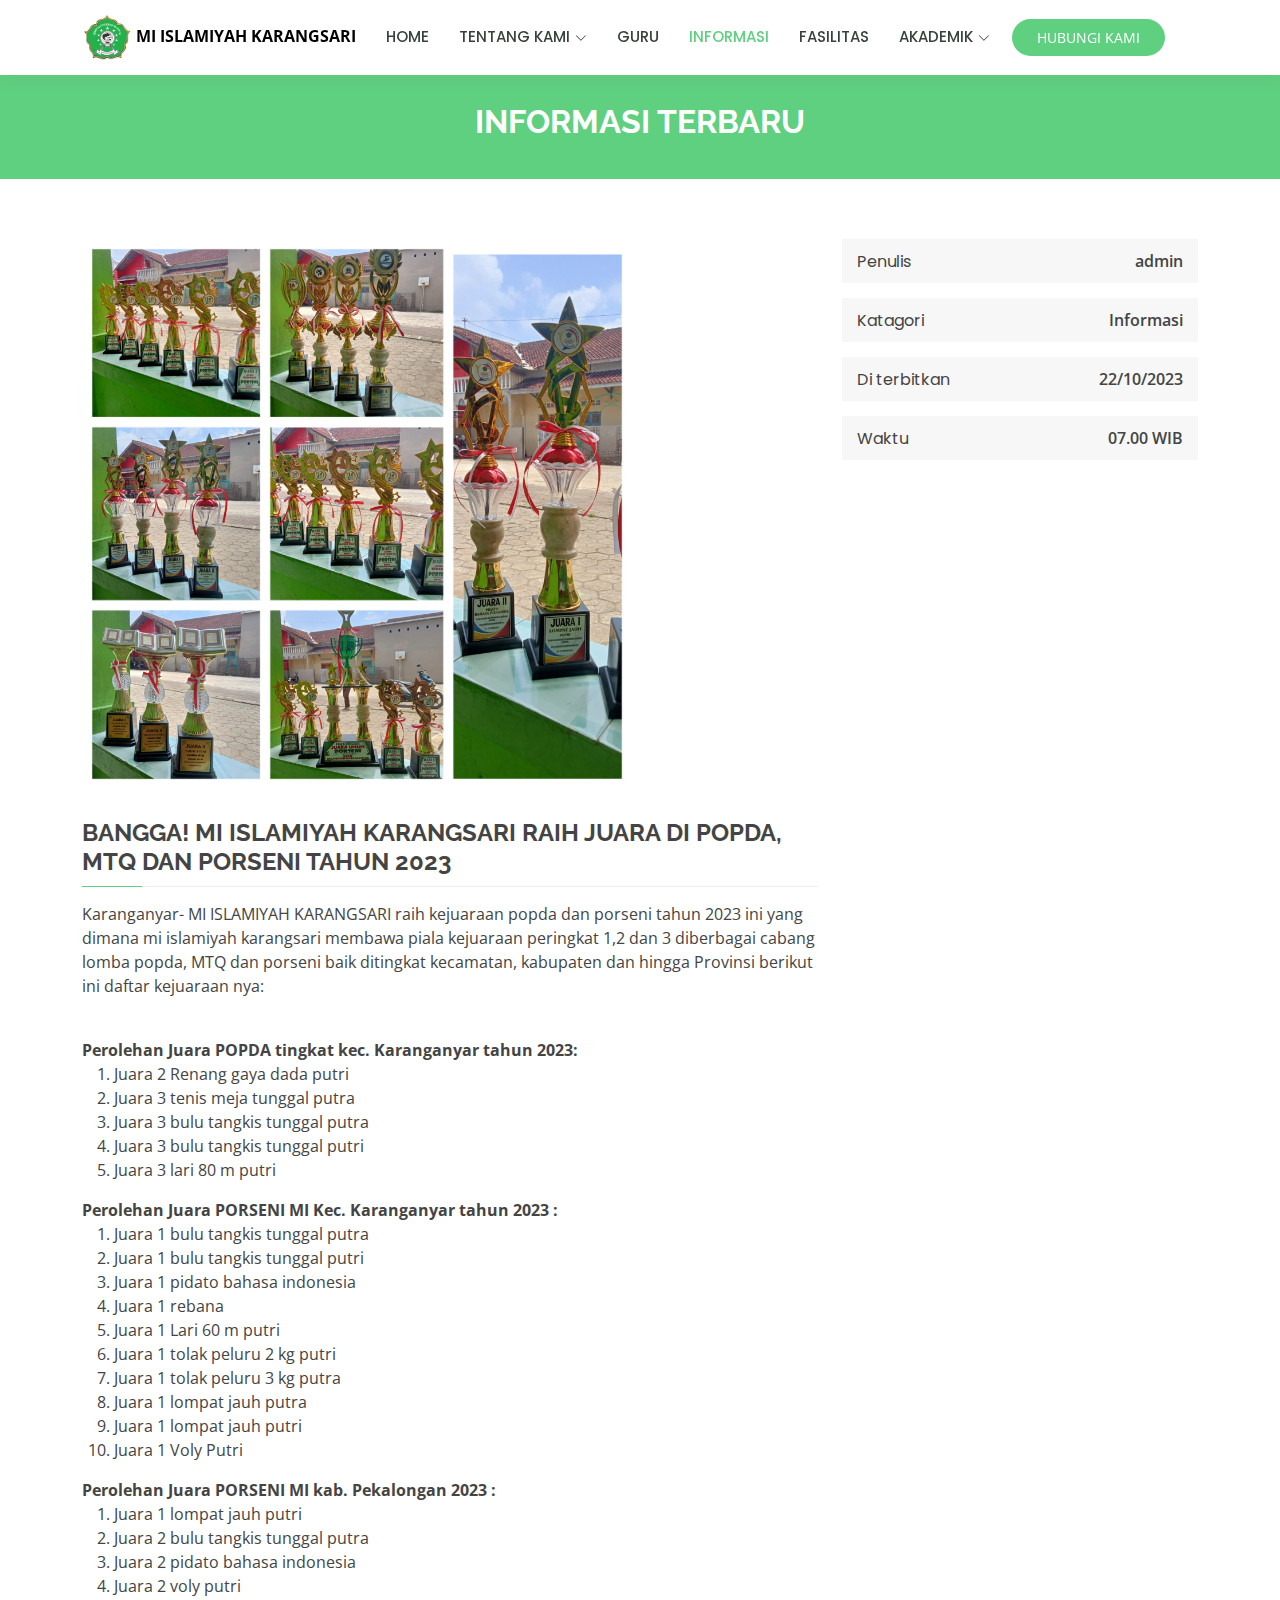
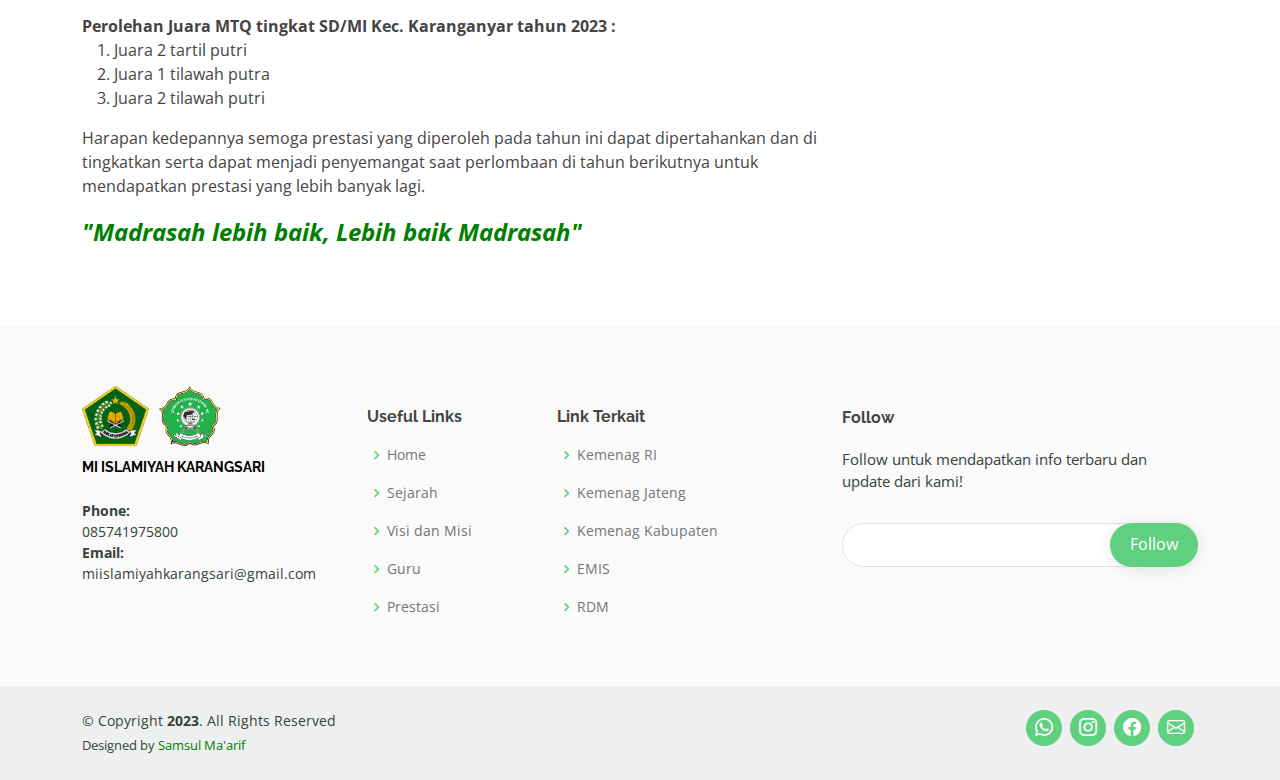
<file: berita1.html>
<!DOCTYPE html>
<html lang="en">

<head>
  <meta charset="utf-8">
  <meta content="width=device-width, initial-scale=1.0" name="viewport">

  <title>MI ISLAMIYAH KARANGSARI</title>
  <meta content="" name="description">
  <meta content="" name="keywords">

  <!-- Favicons -->
  <link href="assets/img/Logo MI Islamiyah Karangsari.png" rel="icon">
  <link href="assets/img/apple-touch-icon.png" rel="apple-touch-icon">

  <!-- Google Fonts -->
  <link href="https://fonts.googleapis.com/css?family=Open+Sans:300,300i,400,400i,600,600i,700,700i|Raleway:300,300i,400,400i,500,500i,600,600i,700,700i|Poppins:300,300i,400,400i,500,500i,600,600i,700,700i" rel="stylesheet">

  <!-- Vendor CSS Files -->
  <link href="assets/vendor/animate.css/animate.min.css" rel="stylesheet">
  <link href="assets/vendor/aos/aos.css" rel="stylesheet">
  <link href="assets/vendor/bootstrap/css/bootstrap.min.css" rel="stylesheet">
  <link href="assets/vendor/bootstrap-icons/bootstrap-icons.css" rel="stylesheet">
  <link href="assets/vendor/boxicons/css/boxicons.min.css" rel="stylesheet">
  <link href="assets/vendor/remixicon/remixicon.css" rel="stylesheet">
  <link href="assets/vendor/swiper/swiper-bundle.min.css" rel="stylesheet">

</head>
<!-- Template Main CSS File -->
<link href="assets/css/style.css" rel="stylesheet">

<body>

  <!-- ======= Header ======= -->
  <header id="header" class="fixed-top">
    <div class="container d-flex align-items-center">

      <a href="index.html"><img src="assets/img/Logo MI Islamiyah Karangsari.png" width="50"> <font color="black"><b>MI ISLAMIYAH KARANGSARI</b></font> </a>
      <!-- Uncomment below if you prefer to use an image logo -->
      <!-- <a href="index.html" class="logo me-auto"><img src="assets/img/logo.png" alt="" class="img-fluid"></a>-->

      <nav id="navbar" class="navbar order-last order-lg-0">
        <ul>
          <li><a href="index.html">HOME</a></li>
          <li class="dropdown"><a href="#"><span>TENTANG KAMI</span> <i class="bi bi-chevron-down"></i></a>
            <ul>
              <li><a href="profil madrasah.html">Profil Madrasah</a></li> 
              <li><a href="visi&misi.html">Visi Dan Misi</a></li>
            </ul>
          </li>
          <li><a href="guru.html">GURU</a></li>
          <li> <a class="active"  a href="informasi.html">INFORMASI</a></li>
          <li><a href="fasilitas.html">FASILITAS</a></li>

          <li class="dropdown"><a href="#"><span>AKADEMIK</span> <i class="bi bi-chevron-down"></i></a>
            <ul>
              <li><a href="prestasi.html">Prestasi</a></li>
              <li><a href="ekstrakurikuler.html">Ekstrakurikuler</a></li>
              <li><a href="galeri.html">Galeri</a></li
            </ul>
        <i class="bi bi-list mobile-nav-toggle"></i>
      </nav><!-- .navbar -->

      <a  href="hubungikami.html" class="get-started-btn">HUBUNGI KAMI</a>

    </div>
  </header><!-- End Header -->
  
  <main id="main" data-aos="fade-in">

    <!-- ======= Breadcrumbs ======= -->
    <div class="breadcrumbs" data-aos="fade-in">
      <div class="container">
        <h2><b>INFORMASI TERBARU</b></h2>
      </div>
    </div><!-- End Breadcrumbs -->

    <!-- ======= Cource Details Section ======= -->
    <section id="course-details" class="course-details">
      <div class="container" data-aos="fade-up">

        <div class="row">
          <div class="col-lg-8">
            <img src="assets/img/InShot_20231119_062557546.jpg" width="550" height="200" class="img-fluid" alt="">
            <h3>BANGGA! MI ISLAMIYAH KARANGSARI RAIH JUARA DI POPDA, MTQ DAN PORSENI TAHUN 2023</h3>
            <p>
             Karanganyar- MI ISLAMIYAH KARANGSARI raih kejuaraan popda dan porseni tahun 2023 ini yang dimana mi islamiyah karangsari
             membawa piala kejuaraan peringkat 1,2 dan 3 diberbagai cabang lomba popda, MTQ dan porseni baik ditingkat kecamatan, kabupaten dan hingga Provinsi berikut ini daftar kejuaraan nya:
             <br>
             <br> </p>
             <font size="3"><b>Perolehan Juara POPDA tingkat kec. Karanganyar tahun 2023:</b></font> 
             <ol type="1">
              <li>Juara 2 Renang gaya dada putri</li>
               <li>Juara 3 tenis meja tunggal putra</li>
               <li>Juara 3 bulu tangkis tunggal putra</li>
               <li>Juara 3 bulu tangkis tunggal putri</li>
               <li>Juara 3 lari 80 m putri</li>
              </ol>

              <font size="3"><b>Perolehan Juara PORSENI MI Kec. Karanganyar tahun 2023 :</b></font> 
             <ol type="1">
               <li>Juara 1 bulu tangkis tunggal putra</li>
               <li>Juara  1 bulu tangkis tunggal putri</li>
               <li>Juara 1 pidato bahasa indonesia</li>
               <li> Juara 1 rebana</li>
               <li>Juara 1 Lari 60 m putri</li>
               <li>Juara 1 tolak peluru 2 kg putri</li>
               <li> Juara 1 tolak peluru 3 kg putra</li>
               <li>Juara 1 lompat jauh putra</li>
               <li>Juara 1 lompat jauh putri</li>
               <li>Juara 1 Voly Putri</li>     
              </ol>

              <font size="3"><b>Perolehan Juara PORSENI MI kab. Pekalongan 2023 :</b></font> 
             <ol type="1">
              <li>Juara 1 lompat jauh putri</li>
              <li>Juara 2 bulu tangkis tunggal putra</li>
              <li>Juara 2 pidato bahasa indonesia</li>
              <li>Juara 2 voly putri</li>
             </ol>

             <font size="3"><b>Perolehan Juara MTQ tingkat SD/MI Kec. Karanganyar tahun 2023 :</b></font> 
             <ol type="1">
              <li>Juara 2 tartil putri</li>
              <li>Juara 1 tilawah putra</li>
              <li>Juara 2 tilawah putri</li>
             </ol>

             <p>Harapan kedepannya semoga prestasi yang diperoleh pada tahun ini dapat dipertahankan dan di tingkatkan serta dapat menjadi penyemangat saat perlombaan di tahun berikutnya untuk mendapatkan prestasi yang lebih banyak lagi.</p>
             <p><i><font color="green" size="5"><b>"Madrasah lebih baik, Lebih baik Madrasah"</b></font> </i></p>
          </div>
          <div class="col-lg-4">
          <div class="course-info d-flex justify-content-between align-items-center">
            <h5>Penulis</h5>
            <p>admin</p>
          </div>

          <div class="course-info d-flex justify-content-between align-items-center">
            <h5>Katagori</h5>
            <p>Informasi</p>
          </div>

          <div class="course-info d-flex justify-content-between align-items-center">
            <h5>Di terbitkan</h5>
            <p>22/10/2023</p>
          </div>

          <div class="course-info d-flex justify-content-between align-items-center">
            <h5>Waktu</h5>
            <p>07.00 WIB</p>
          </div>
        </div>
      </div>
      </div>
    </section><!-- End Cource Details Tabs Section -->

  </main><!-- End #main -->

  <!-- ======= Footer ======= -->
  <footer id="footer">

    <div class="footer-top">
      <div class="container">
        <div class="row">

          <div class="col-lg-3 col-md-6 footer-contact">
            <a href="index.html">
              <h3>
                <img src="assets/img/Kementerian_Agama_new_logo.png" width="67px">&nbsp;<img src="assets/img/Logo MI Islamiyah Karangsari.png" width="67px">&nbsp;              
              </h3>
              <p>
              <b><font color="black">MI ISLAMIYAH KARANGSARI</font></b>
              </p>
            </a>
            <br>
              <strong>Phone:</strong> <br>085741975800<br>
              <strong>Email:</strong> miislamiyahkarangsari@gmail.com
          </div>

          <div class="col-lg-2 col-md-6 footer-links">
            <br>
            <h4>Useful Links</h4>
            <ul>
              <li><i class="bx bx-chevron-right"></i> <a href="index.html">Home</a></li>
              <li><i class="bx bx-chevron-right"></i> <a href="sejarah.html">Sejarah</a></li>
              <li><i class="bx bx-chevron-right"></i> <a href="visi&misi.html">Visi dan Misi</a></li>
              <li><i class="bx bx-chevron-right"></i> <a href="guru.html">Guru</a></li>
              <li><i class="bx bx-chevron-right"></i> <a href="prestasi.html">Prestasi</a></li>
            </ul>
          </div>

          <div class="col-lg-3 col-md-6 footer-links">
            <br>
            <h4>Link Terkait</h4>
            <ul>
              <li><i class="bx bx-chevron-right"></i> <a href="https://www.kemenag.go.id">Kemenag RI</a></li>
              <li><i class="bx bx-chevron-right"></i> <a href="https://jateng.kemenag.go.id">Kemenag Jateng</a></li>
              <li><i class="bx bx-chevron-right"></i> <a href="https://prepair.kemenag.go.id">Kemenag Kabupaten</a></li>
              <li><i class="bx bx-chevron-right"></i> <a href="https://emis.kemenag.go.id">EMIS</a></li>
              <li><i class="bx bx-chevron-right"></i> <a href="https://rdm.kemenag.go.id/#/beranda">RDM</a></li>
            </ul>
          </div>

          <div class="col-lg-4 col-md-6 footer-newsletter">
            <br>
            <h4>Follow</h4>
            <p>Follow untuk mendapatkan info terbaru dan update dari kami!</p>
            <form action="" method="post">
              <input type="email" name="email"><input type="submit" value="Follow">
            </form>
          </div>

        </div>
      </div>
    </div>

    <div class="container d-md-flex py-4">

      <div class="me-md-auto text-center text-md-start">
        <div class="copyright">
          &copy; Copyright <strong><span>2023</span></strong>. All Rights Reserved
        </div>
        <div class="credits">
          Designed by <font color="green">Samsul Ma'arif</a></font>
        </div>
      </div>
      <div class="social-links text-center text-md-right pt-3 pt-md-0">
        <a href="https://wa.me/+6285741975800"><i class="bi bi-whatsapp"></i></a>
        <a href="https://www.instagram.com/mii_karangsari/"><i class="bi bi-instagram"></i></a>
        <a href="https://web.facebook.com/mekar.kan/?locale=id_ID&_rdc=1&_rdr"><i class="bi bi-facebook"></i></a>
        <a href="mailto:miislamiyahkarangsari@gmail.com"><i class="bi bi-envelope"></i></a>
    </div>
  </footer><!-- End Footer -->

  <div id="preloader"></div>
  <a href="#" class="back-to-top d-flex align-items-center justify-content-center"><i class="bi bi-arrow-up-short"></i></a>

  <!-- Vendor JS Files -->
  <script src="assets/vendor/purecounter/purecounter_vanilla.js"></script>
  <script src="assets/vendor/aos/aos.js"></script>
  <script src="assets/vendor/bootstrap/js/bootstrap.bundle.min.js"></script>
  <script src="assets/vendor/swiper/swiper-bundle.min.js"></script>
  <script src="assets/vendor/php-email-form/validate.js"></script>

  <!-- Template Main JS File -->
  <script src="assets/js/main.js"></script>

</body>

</html>
</file>
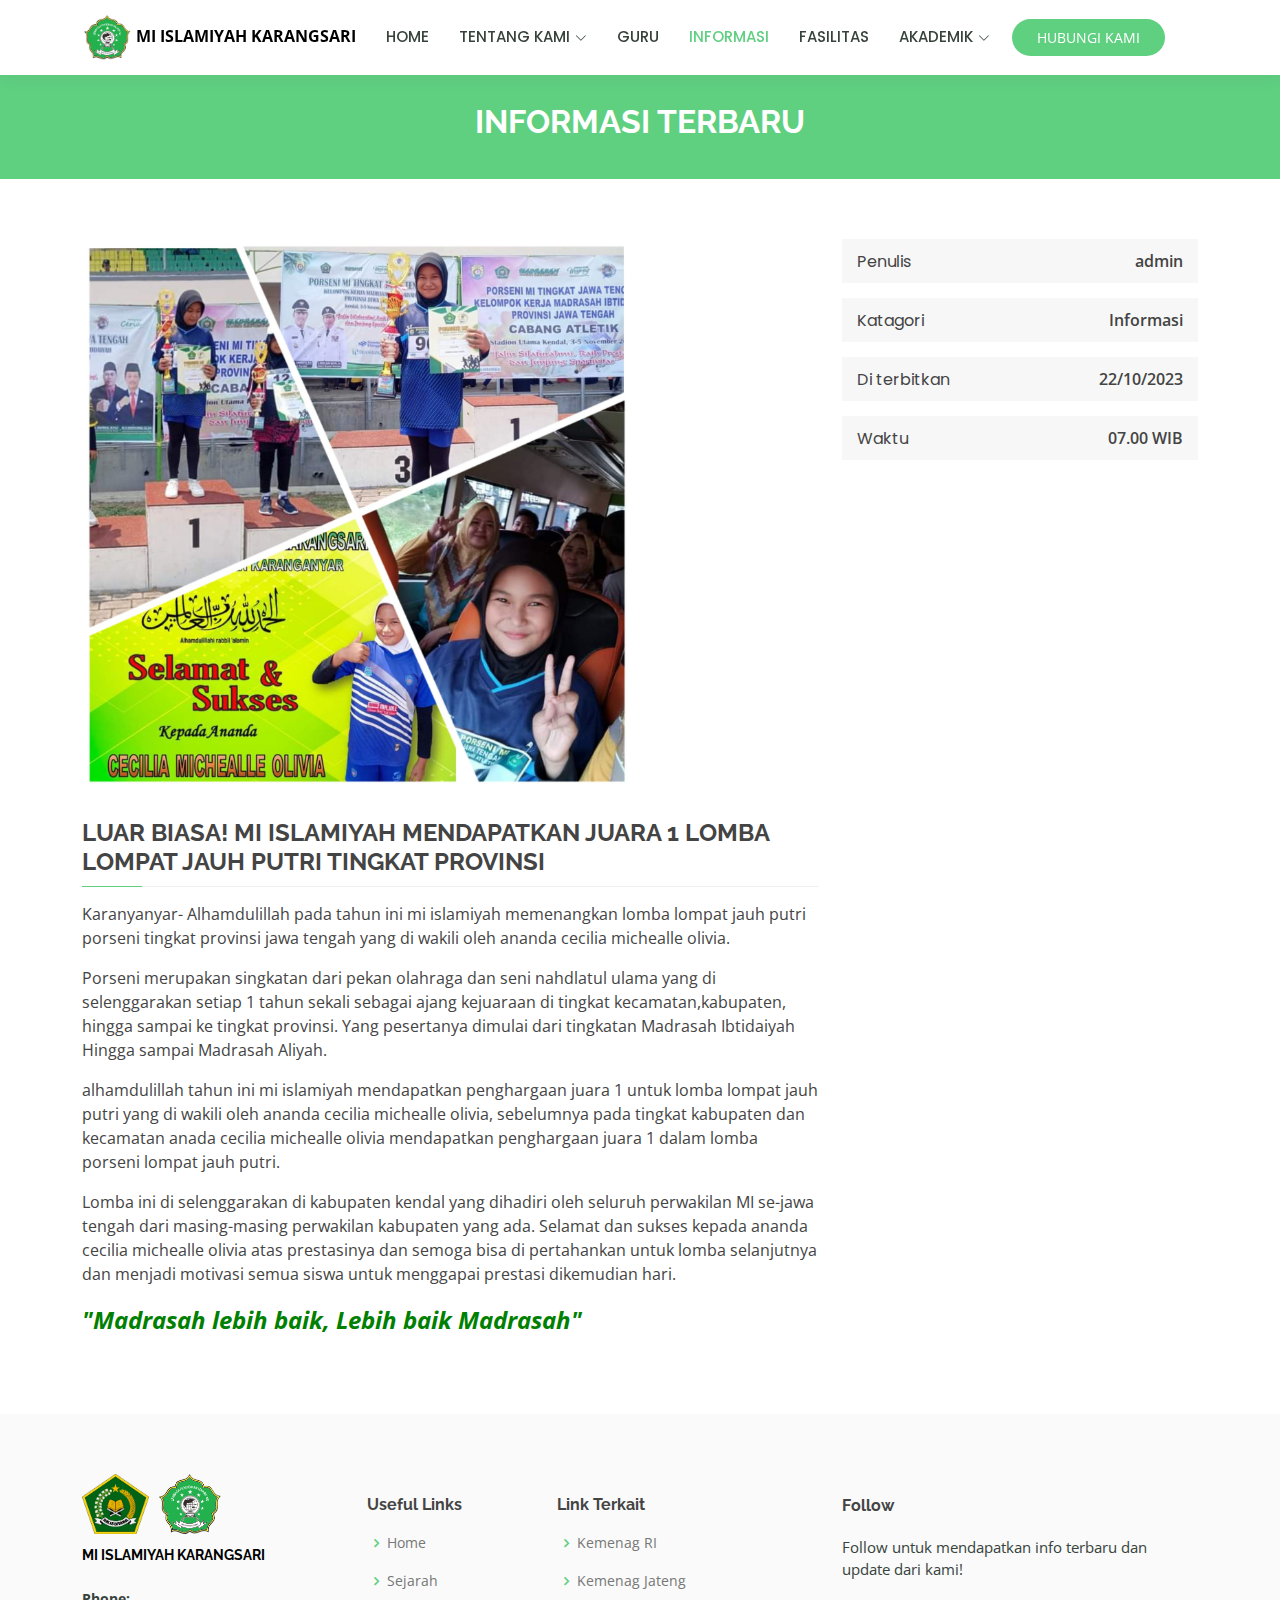
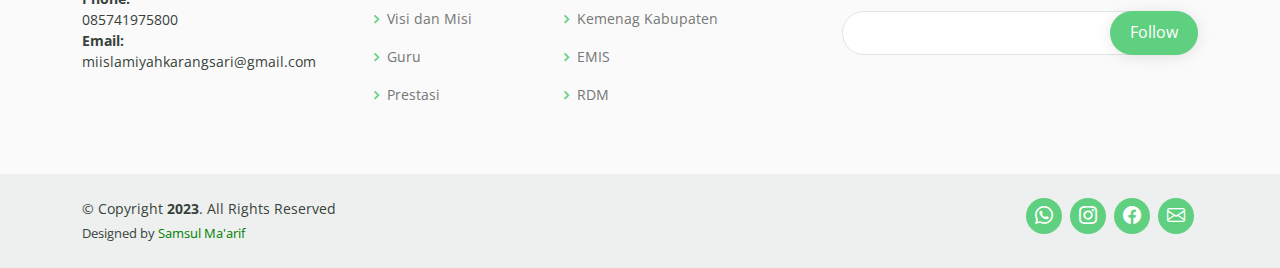
<file: berita2.html>
<!DOCTYPE html>
<html lang="en">

<head>
  <meta charset="utf-8">
  <meta content="width=device-width, initial-scale=1.0" name="viewport">

  <title>MI ISLAMIYAH KARANGSARI</title>
  <meta content="" name="description">
  <meta content="" name="keywords">

  <!-- Favicons -->
  <link href="assets/img/Logo MI Islamiyah Karangsari.png" rel="icon">
  <link href="assets/img/apple-touch-icon.png" rel="apple-touch-icon">

  <!-- Google Fonts -->
  <link href="https://fonts.googleapis.com/css?family=Open+Sans:300,300i,400,400i,600,600i,700,700i|Raleway:300,300i,400,400i,500,500i,600,600i,700,700i|Poppins:300,300i,400,400i,500,500i,600,600i,700,700i" rel="stylesheet">

  <!-- Vendor CSS Files -->
  <link href="assets/vendor/animate.css/animate.min.css" rel="stylesheet">
  <link href="assets/vendor/aos/aos.css" rel="stylesheet">
  <link href="assets/vendor/bootstrap/css/bootstrap.min.css" rel="stylesheet">
  <link href="assets/vendor/bootstrap-icons/bootstrap-icons.css" rel="stylesheet">
  <link href="assets/vendor/boxicons/css/boxicons.min.css" rel="stylesheet">
  <link href="assets/vendor/remixicon/remixicon.css" rel="stylesheet">
  <link href="assets/vendor/swiper/swiper-bundle.min.css" rel="stylesheet">

  <!-- Template Main CSS File -->
  <link href="assets/css/style.css" rel="stylesheet">

  
</head>

<body>

  <!-- ======= Header ======= -->
  <header id="header" class="fixed-top">
    <div class="container d-flex align-items-center">

      <a href="index.html"><img src="assets/img/Logo MI Islamiyah Karangsari.png" width="50"> <font color="black"><b>MI ISLAMIYAH KARANGSARI</b></font> </a>
      <!-- Uncomment below if you prefer to use an image logo -->
      <!-- <a href="index.html" class="logo me-auto"><img src="assets/img/logo.png" alt="" class="img-fluid"></a>-->

      <nav id="navbar" class="navbar order-last order-lg-0">
        <ul>
          <li><a href="index.html">HOME</a></li>
          <li class="dropdown"><a href="#"><span>TENTANG KAMI</span> <i class="bi bi-chevron-down"></i></a>
            <ul>
              <li><a href="profil madrasah.html">Profil Madrasah</a></li> 
              <li><a href="visi&misi.html">Visi Dan Misi</a></li>
            </ul>
          </li>
          <li><a href="guru.html">GURU</a></li>
          <li><a class="active" a href="informasi.html">INFORMASI</a></li>
          <li><a href="fasilitas.html">FASILITAS</a></li>

          <li class="dropdown"><a href="#"><span>AKADEMIK</span> <i class="bi bi-chevron-down"></i></a>
            <ul>
              <li><a href="berita.html">Prestasi</a></li>
              <li><a href="berita.html">Ekstrakurikuler</a></li>
              <li><a href="galeri.html">Galeri</a></li
            </ul>
        <i class="bi bi-list mobile-nav-toggle"></i>
      </nav><!-- .navbar -->

      <a  href="hubungikami.html" class="get-started-btn">HUBUNGI KAMI</a>

    </div>
  </header><!-- End Header -->
  
  <main id="main" data-aos="fade-in">

    <!-- ======= Breadcrumbs ======= -->
    <div class="breadcrumbs" data-aos="fade-in">
      <div class="container">
        <h2><b>INFORMASI TERBARU</b></h2>
      </div>
    </div><!-- End Breadcrumbs -->

    <!-- ======= Cource Details Section ======= -->
    <section id="course-details" class="course-details">
      <div class="container" data-aos="fade-up">

        <div class="row">
          <div class="col-lg-8">
            <img src="assets/img/berita2.jpg"  width="550" height="200" class="img-fluid" alt="">
            <h3>LUAR BIASA! MI ISLAMIYAH MENDAPATKAN JUARA 1 LOMBA LOMPAT JAUH PUTRI TINGKAT PROVINSI</h3>
            <p>
              Karanyanyar- Alhamdulillah pada tahun ini mi islamiyah memenangkan lomba lompat jauh putri  porseni tingkat provinsi jawa tengah yang di wakili oleh ananda cecilia michealle  olivia. 
              <p>
              Porseni merupakan singkatan dari pekan olahraga dan seni nahdlatul ulama yang di selenggarakan setiap 1 tahun sekali sebagai ajang kejuaraan di tingkat kecamatan,kabupaten, hingga sampai ke tingkat provinsi. Yang pesertanya dimulai dari tingkatan Madrasah Ibtidaiyah Hingga sampai Madrasah Aliyah.</p>
              <p>alhamdulillah tahun ini mi islamiyah mendapatkan penghargaan juara 1 untuk lomba lompat jauh putri yang di wakili oleh ananda cecilia michealle olivia, sebelumnya pada tingkat kabupaten dan kecamatan  anada cecilia michealle olivia mendapatkan penghargaan juara 1 dalam lomba porseni lompat jauh putri. 
              <p>Lomba ini di selenggarakan di kabupaten kendal yang dihadiri oleh seluruh perwakilan MI se-jawa tengah dari masing-masing perwakilan kabupaten yang ada. Selamat dan sukses kepada ananda cecilia michealle  olivia atas prestasinya dan semoga bisa di pertahankan untuk lomba selanjutnya dan menjadi motivasi semua siswa untuk menggapai prestasi dikemudian hari.</p>
            </p>
            <p><i><font color="green" size="5"><b>"Madrasah lebih baik, Lebih baik Madrasah"</b></font> </i></p>
          </div>
          <div class="col-lg-4">

            <div class="course-info d-flex justify-content-between align-items-center">
              <h5>Penulis</h5>
              <p>admin</p>
            </div>

            <div class="course-info d-flex justify-content-between align-items-center">
              <h5>Katagori</h5>
              <p>Informasi</p>
            </div>

            <div class="course-info d-flex justify-content-between align-items-center">
              <h5>Di terbitkan</h5>
              <p>22/10/2023</p>
            </div>

            <div class="course-info d-flex justify-content-between align-items-center">
              <h5>Waktu</h5>
              <p>07.00 WIB</p>
            </div>

          </div>
        </div>

      </div>
    </section><!-- End Cource Details Section -->

  </main><!-- End #main -->

  <!-- ======= Footer ======= -->
  <footer id="footer">

    <div class="footer-top">
      <div class="container">
        <div class="row">

          <div class="col-lg-3 col-md-6 footer-contact">
            <a href="index.html">
              <h3>
                <img src="assets/img/Kementerian_Agama_new_logo.png" width="67px">&nbsp;<img src="assets/img/Logo MI Islamiyah Karangsari.png" width="67px">&nbsp;              
              </h3>
              <p>
              <b><font color="black">MI ISLAMIYAH KARANGSARI</font></b>
              </p>
            </a>
            <br>
              <strong>Phone:</strong> <br>085741975800<br>
              <strong>Email:</strong> miislamiyahkarangsari@gmail.com
          </div>

          <div class="col-lg-2 col-md-6 footer-links">
            <br>
            <h4>Useful Links</h4>
            <ul>
              <li><i class="bx bx-chevron-right"></i> <a href="index.html">Home</a></li>
              <li><i class="bx bx-chevron-right"></i> <a href="sejarah.html">Sejarah</a></li>
              <li><i class="bx bx-chevron-right"></i> <a href="visi&misi.html">Visi dan Misi</a></li>
              <li><i class="bx bx-chevron-right"></i> <a href="guru.html">Guru</a></li>
              <li><i class="bx bx-chevron-right"></i> <a href="prestasi.html">Prestasi</a></li>
            </ul>
          </div>

          <div class="col-lg-3 col-md-6 footer-links">
            <br>
            <h4>Link Terkait</h4>
            <ul>
              <li><i class="bx bx-chevron-right"></i> <a href="https://www.kemenag.go.id">Kemenag RI</a></li>
              <li><i class="bx bx-chevron-right"></i> <a href="https://jateng.kemenag.go.id">Kemenag Jateng</a></li>
              <li><i class="bx bx-chevron-right"></i> <a href="https://prepair.kemenag.go.id">Kemenag Kabupaten</a></li>
              <li><i class="bx bx-chevron-right"></i> <a href="https://emis.kemenag.go.id">EMIS</a></li>
              <li><i class="bx bx-chevron-right"></i> <a href="https://rdm.kemenag.go.id/#/beranda">RDM</a></li>
            </ul>
          </div>

          <div class="col-lg-4 col-md-6 footer-newsletter">
            <br>
            <h4>Follow</h4>
            <p>Follow untuk mendapatkan info terbaru dan update dari kami!</p>
            <form action="" method="post">
              <input type="email" name="email"><input type="submit" value="Follow">
            </form>
          </div>

        </div>
      </div>
    </div>

    <div class="container d-md-flex py-4">

      <div class="me-md-auto text-center text-md-start">
        <div class="copyright">
          &copy; Copyright <strong><span>2023</span></strong>. All Rights Reserved
        </div>
        <div class="credits">
          Designed by <font color="green">Samsul Ma'arif</a></font>
        </div>
      </div>
      <div class="social-links text-center text-md-right pt-3 pt-md-0">
        <a href="https://wa.me/+6285741975800"><i class="bi bi-whatsapp"></i></a>
        <a href="https://www.instagram.com/mii_karangsari/"><i class="bi bi-instagram"></i></a>
        <a href="https://web.facebook.com/mekar.kan/?locale=id_ID&_rdc=1&_rdr"><i class="bi bi-facebook"></i></a>
        <a href="mailto:miislamiyahkarangsari@gmail.com"><i class="bi bi-envelope"></i></a>
    </div>
  </footer><!-- End Footer -->

  <div id="preloader"></div>
  <a href="#" class="back-to-top d-flex align-items-center justify-content-center"><i class="bi bi-arrow-up-short"></i></a>

  <!-- Vendor JS Files -->
  <script src="assets/vendor/purecounter/purecounter_vanilla.js"></script>
  <script src="assets/vendor/aos/aos.js"></script>
  <script src="assets/vendor/bootstrap/js/bootstrap.bundle.min.js"></script>
  <script src="assets/vendor/swiper/swiper-bundle.min.js"></script>
  <script src="assets/vendor/php-email-form/validate.js"></script>

  <!-- Template Main JS File -->
  <script src="assets/js/main.js"></script>

</body>

</html>
</file>
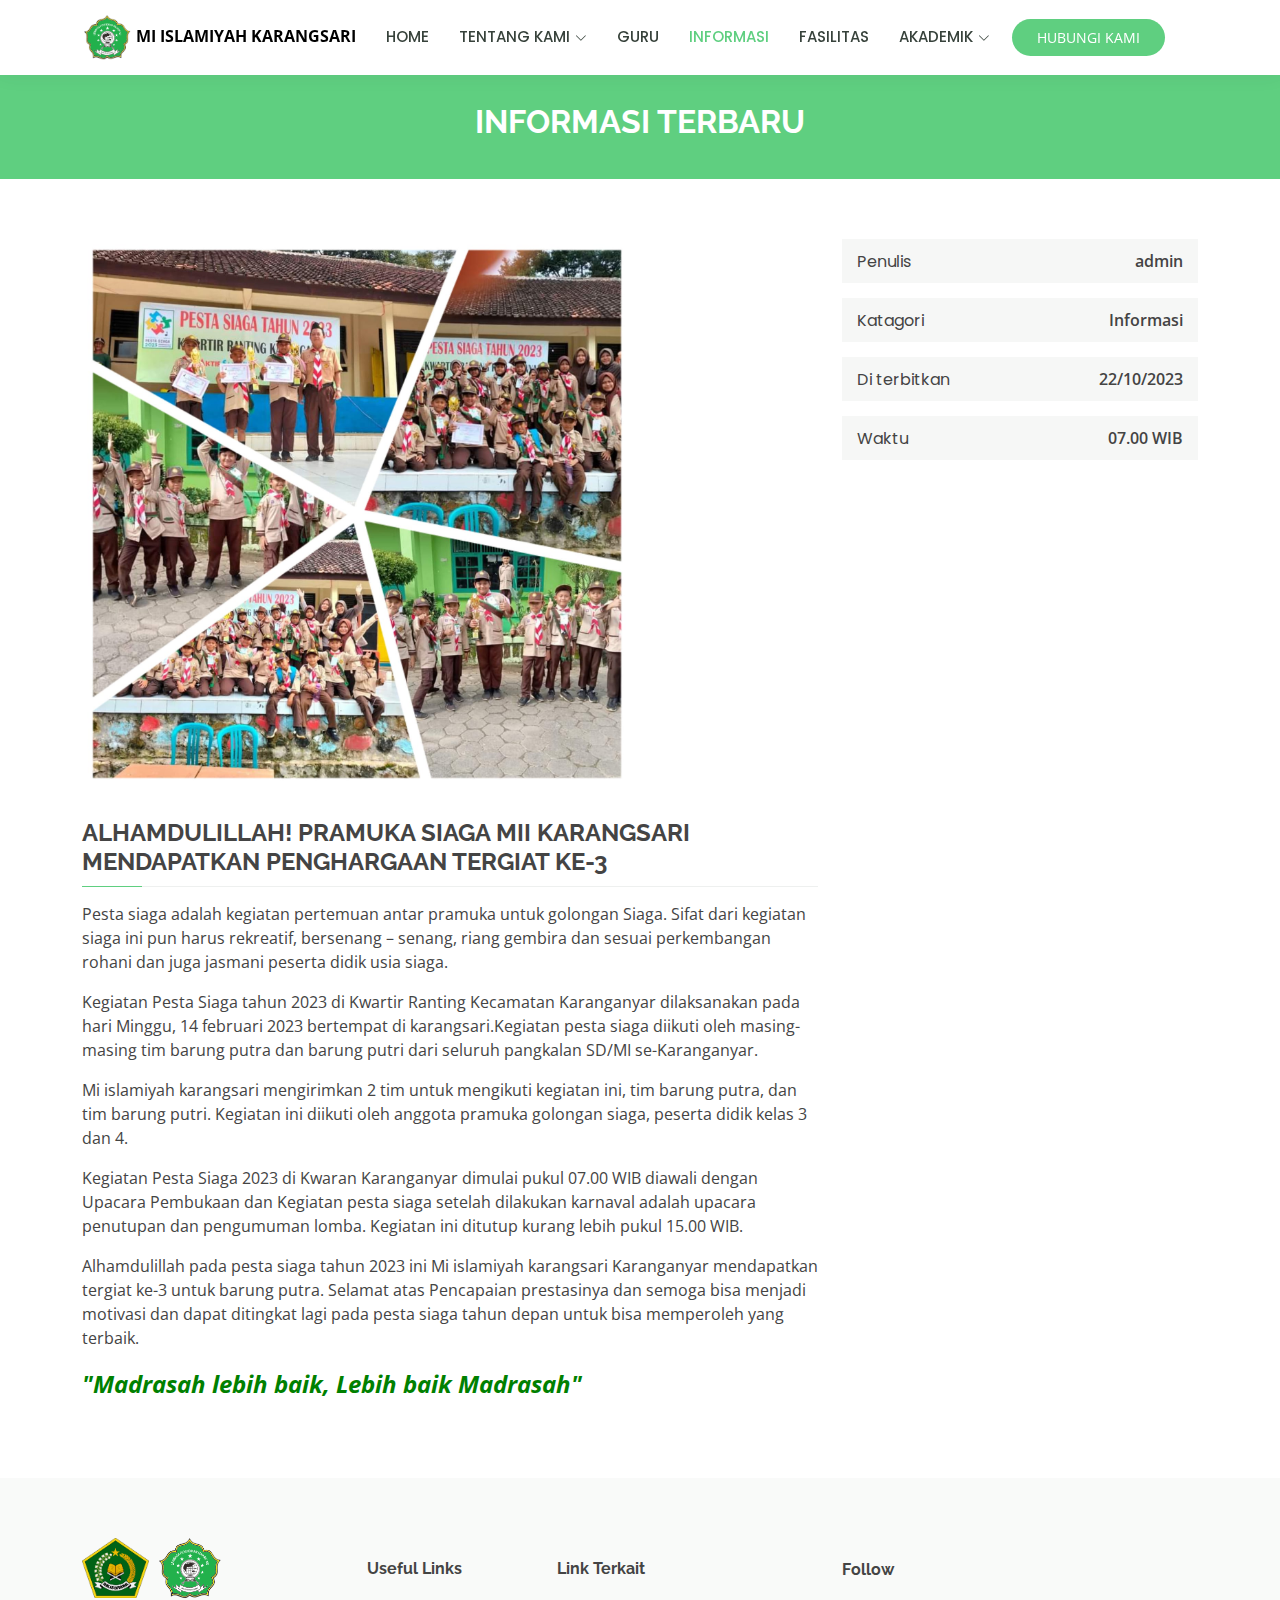
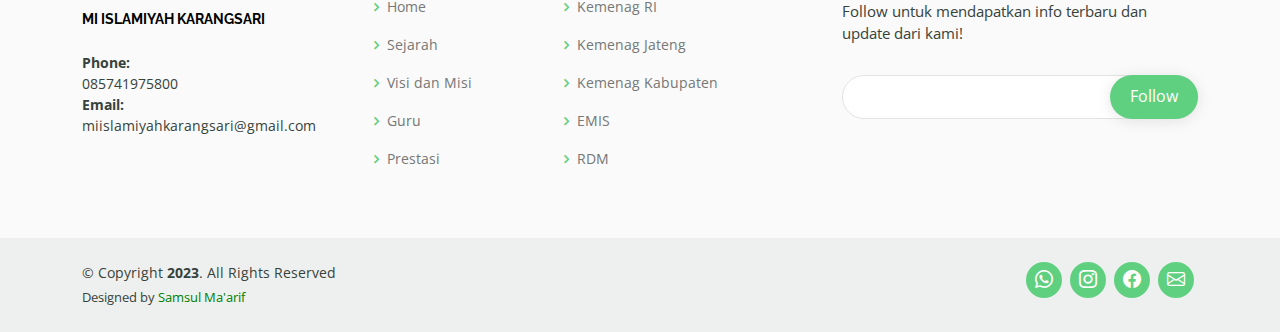
<file: berita3.html>
<!DOCTYPE html>
<html lang="en">

<head>
  <meta charset="utf-8">
  <meta content="width=device-width, initial-scale=1.0" name="viewport">

  <title>MI ISLAMIYAH KARANGSARI</title>
  <meta content="" name="description">
  <meta content="" name="keywords">

  <!-- Favicons -->
  <link href="assets/img/Logo MI Islamiyah Karangsari.png" rel="icon">
  <link href="assets/img/apple-touch-icon.png" rel="apple-touch-icon">

  <!-- Google Fonts -->
  <link href="https://fonts.googleapis.com/css?family=Open+Sans:300,300i,400,400i,600,600i,700,700i|Raleway:300,300i,400,400i,500,500i,600,600i,700,700i|Poppins:300,300i,400,400i,500,500i,600,600i,700,700i" rel="stylesheet">

  <!-- Vendor CSS Files -->
  <link href="assets/vendor/animate.css/animate.min.css" rel="stylesheet">
  <link href="assets/vendor/aos/aos.css" rel="stylesheet">
  <link href="assets/vendor/bootstrap/css/bootstrap.min.css" rel="stylesheet">
  <link href="assets/vendor/bootstrap-icons/bootstrap-icons.css" rel="stylesheet">
  <link href="assets/vendor/boxicons/css/boxicons.min.css" rel="stylesheet">
  <link href="assets/vendor/remixicon/remixicon.css" rel="stylesheet">
  <link href="assets/vendor/swiper/swiper-bundle.min.css" rel="stylesheet">

  <!-- Template Main CSS File -->
  <link href="assets/css/style.css" rel="stylesheet">

  
</head>

<body>

  <!-- ======= Header ======= -->
  <header id="header" class="fixed-top">
    <div class="container d-flex align-items-center">

      <a href="index.html"><img src="assets/img/Logo MI Islamiyah Karangsari.png" width="50"> <font color="black"><b>MI ISLAMIYAH KARANGSARI</b></font> </a>
      <!-- Uncomment below if you prefer to use an image logo -->
      <!-- <a href="index.html" class="logo me-auto"><img src="assets/img/logo.png" alt="" class="img-fluid"></a>-->

      <nav id="navbar" class="navbar order-last order-lg-0">
        <ul>
          <li><a href="index.html">HOME</a></li>
          <li class="dropdown"><a href="#"><span>TENTANG KAMI</span> <i class="bi bi-chevron-down"></i></a>
            <ul>
              <li><a href="profil madrasah.html">Profil Madrasah</a></li> 
              <li><a href="visi&misi.html">Visi Dan Misi</a></li>
            </ul>
          </li>
          <li><a href="guru.html">GURU</a></li>
          <li><a class="active" a href="informasi.html">INFORMASI</a></li>
          <li><a href="fasilitas.html">FASILITAS</a></li>

          <li class="dropdown"><a href="#"><span>AKADEMIK</span> <i class="bi bi-chevron-down"></i></a>
            <ul>
              <li><a href="berita.html">Prestasi</a></li>
              <li><a href="berita.html">Ekstrakurikuler</a></li>
              <li><a href="galeri.html">Galeri</a></li
            </ul>
        <i class="bi bi-list mobile-nav-toggle"></i>
      </nav><!-- .navbar -->

      <a  href="hubungikami.html" class="get-started-btn">HUBUNGI KAMI</a>

    </div>
  </header><!-- End Header -->
  
  <main id="main" data-aos="fade-in">

    <!-- ======= Breadcrumbs ======= -->
    <div class="breadcrumbs" data-aos="fade-in">
      <div class="container">
        <h2><b>INFORMASI TERBARU</b></h2>
      </div>
    </div><!-- End Breadcrumbs -->

    <!-- ======= Cource Details Section ======= -->
    <section id="course-details" class="course-details">
      <div class="container" data-aos="fade-up">

        <div class="row">
          <div class="col-lg-8">
            <img src="assets/img/berita3.jpg"  width="550" height="200" class="img-fluid" alt="">
            <h3>ALHAMDULILLAH! PRAMUKA SIAGA MII KARANGSARI MENDAPATKAN PENGHARGAAN TERGIAT KE-3</h3>
            <p>Pesta siaga adalah kegiatan pertemuan antar pramuka untuk golongan Siaga. Sifat dari kegiatan siaga ini pun harus rekreatif, bersenang – senang, riang gembira dan sesuai perkembangan rohani dan juga jasmani peserta didik usia siaga.</p>
            <p>Kegiatan Pesta Siaga tahun 2023 di Kwartir Ranting Kecamatan Karanganyar dilaksanakan pada hari Minggu, 14 februari 2023 bertempat di karangsari.Kegiatan pesta siaga diikuti oleh masing-masing tim barung putra dan barung putri dari seluruh pangkalan SD/MI se-Karanganyar.</p>
            <p>Mi islamiyah karangsari  mengirimkan 2 tim untuk mengikuti kegiatan ini, tim barung putra, dan tim barung putri. Kegiatan ini diikuti oleh anggota pramuka golongan siaga, peserta didik kelas 3 dan 4.</p>
            <p>Kegiatan Pesta Siaga 2023 di Kwaran Karanganyar dimulai pukul 07.00 WIB diawali dengan Upacara Pembukaan dan Kegiatan pesta siaga setelah dilakukan karnaval adalah upacara penutupan dan pengumuman lomba. Kegiatan ini ditutup kurang lebih pukul 15.00 WIB.</p>
            <p>Alhamdulillah pada pesta siaga tahun 2023 ini Mi islamiyah karangsari Karanganyar mendapatkan tergiat ke-3 untuk barung putra. Selamat atas Pencapaian prestasinya dan semoga bisa menjadi motivasi dan dapat ditingkat lagi pada pesta siaga tahun depan untuk bisa memperoleh yang terbaik. </p>
                
                
            <p><i><font color="green" size="5"><b>"Madrasah lebih baik, Lebih baik Madrasah"</b></font> </i></p>
          </div>
          <div class="col-lg-4">
            <div class="course-info d-flex justify-content-between align-items-center">
              <h5>Penulis</h5>
              <p>admin</p>
            </div>
  
            <div class="course-info d-flex justify-content-between align-items-center">
              <h5>Katagori</h5>
              <p>Informasi</p>
            </div>
  
            <div class="course-info d-flex justify-content-between align-items-center">
              <h5>Di terbitkan</h5>
              <p>22/10/2023</p>
            </div>
  
            <div class="course-info d-flex justify-content-between align-items-center">
              <h5>Waktu</h5>
              <p>07.00 WIB</p>
            </div>
          </div>
        </div>
        </div>
      </section><!-- End Cource Details Tabs Section -->

  </main><!-- End #main -->

  <!-- ======= Footer ======= -->
  <footer id="footer">

    <div class="footer-top">
      <div class="container">
        <div class="row">

          <div class="col-lg-3 col-md-6 footer-contact">
            <a href="index.html">
              <h3>
                <img src="assets/img/Kementerian_Agama_new_logo.png" width="67px">&nbsp;<img src="assets/img/Logo MI Islamiyah Karangsari.png" width="67px">&nbsp;              
              </h3>
              <p>
              <b><font color="black">MI ISLAMIYAH KARANGSARI</font></b>
              </p>
            </a>
            <br>
              <strong>Phone:</strong> <br>085741975800<br>
              <strong>Email:</strong> miislamiyahkarangsari@gmail.com
          </div>

          <div class="col-lg-2 col-md-6 footer-links">
            <br>
            <h4>Useful Links</h4>
            <ul>
              <li><i class="bx bx-chevron-right"></i> <a href="index.html">Home</a></li>
              <li><i class="bx bx-chevron-right"></i> <a href="sejarah.html">Sejarah</a></li>
              <li><i class="bx bx-chevron-right"></i> <a href="visi&misi.html">Visi dan Misi</a></li>
              <li><i class="bx bx-chevron-right"></i> <a href="guru.html">Guru</a></li>
              <li><i class="bx bx-chevron-right"></i> <a href="prestasi.html">Prestasi</a></li>
            </ul>
          </div>

          <div class="col-lg-3 col-md-6 footer-links">
            <br>
            <h4>Link Terkait</h4>
            <ul>
              <li><i class="bx bx-chevron-right"></i> <a href="https://www.kemenag.go.id">Kemenag RI</a></li>
              <li><i class="bx bx-chevron-right"></i> <a href="https://jateng.kemenag.go.id">Kemenag Jateng</a></li>
              <li><i class="bx bx-chevron-right"></i> <a href="https://prepair.kemenag.go.id">Kemenag Kabupaten</a></li>
              <li><i class="bx bx-chevron-right"></i> <a href="https://emis.kemenag.go.id">EMIS</a></li>
              <li><i class="bx bx-chevron-right"></i> <a href="https://rdm.kemenag.go.id/#/beranda">RDM</a></li>
            </ul>
          </div>

          <div class="col-lg-4 col-md-6 footer-newsletter">
            <br>
            <h4>Follow</h4>
            <p>Follow untuk mendapatkan info terbaru dan update dari kami!</p>
            <form action="" method="post">
              <input type="email" name="email"><input type="submit" value="Follow">
            </form>
          </div>

        </div>
      </div>
    </div>

    <div class="container d-md-flex py-4">

      <div class="me-md-auto text-center text-md-start">
        <div class="copyright">
          &copy; Copyright <strong><span>2023</span></strong>. All Rights Reserved
        </div>
        <div class="credits">
          Designed by <font color="green">Samsul Ma'arif</a></font>
        </div>
      </div>
      <div class="social-links text-center text-md-right pt-3 pt-md-0">
        <a href="https://wa.me/+6285741975800"><i class="bi bi-whatsapp"></i></a>
        <a href="https://www.instagram.com/mii_karangsari/"><i class="bi bi-instagram"></i></a>
        <a href="https://web.facebook.com/mekar.kan/?locale=id_ID&_rdc=1&_rdr"><i class="bi bi-facebook"></i></a>
        <a href="mailto:miislamiyahkarangsari@gmail.com"><i class="bi bi-envelope"></i></a>
    </div>
  </footer><!-- End Footer -->

  <div id="preloader"></div>
  <a href="#" class="back-to-top d-flex align-items-center justify-content-center"><i class="bi bi-arrow-up-short"></i></a>

  <!-- Vendor JS Files -->
  <script src="assets/vendor/purecounter/purecounter_vanilla.js"></script>
  <script src="assets/vendor/aos/aos.js"></script>
  <script src="assets/vendor/bootstrap/js/bootstrap.bundle.min.js"></script>
  <script src="assets/vendor/swiper/swiper-bundle.min.js"></script>
  <script src="assets/vendor/php-email-form/validate.js"></script>

  <!-- Template Main JS File -->
  <script src="assets/js/main.js"></script>

</body>

</html>
</file>
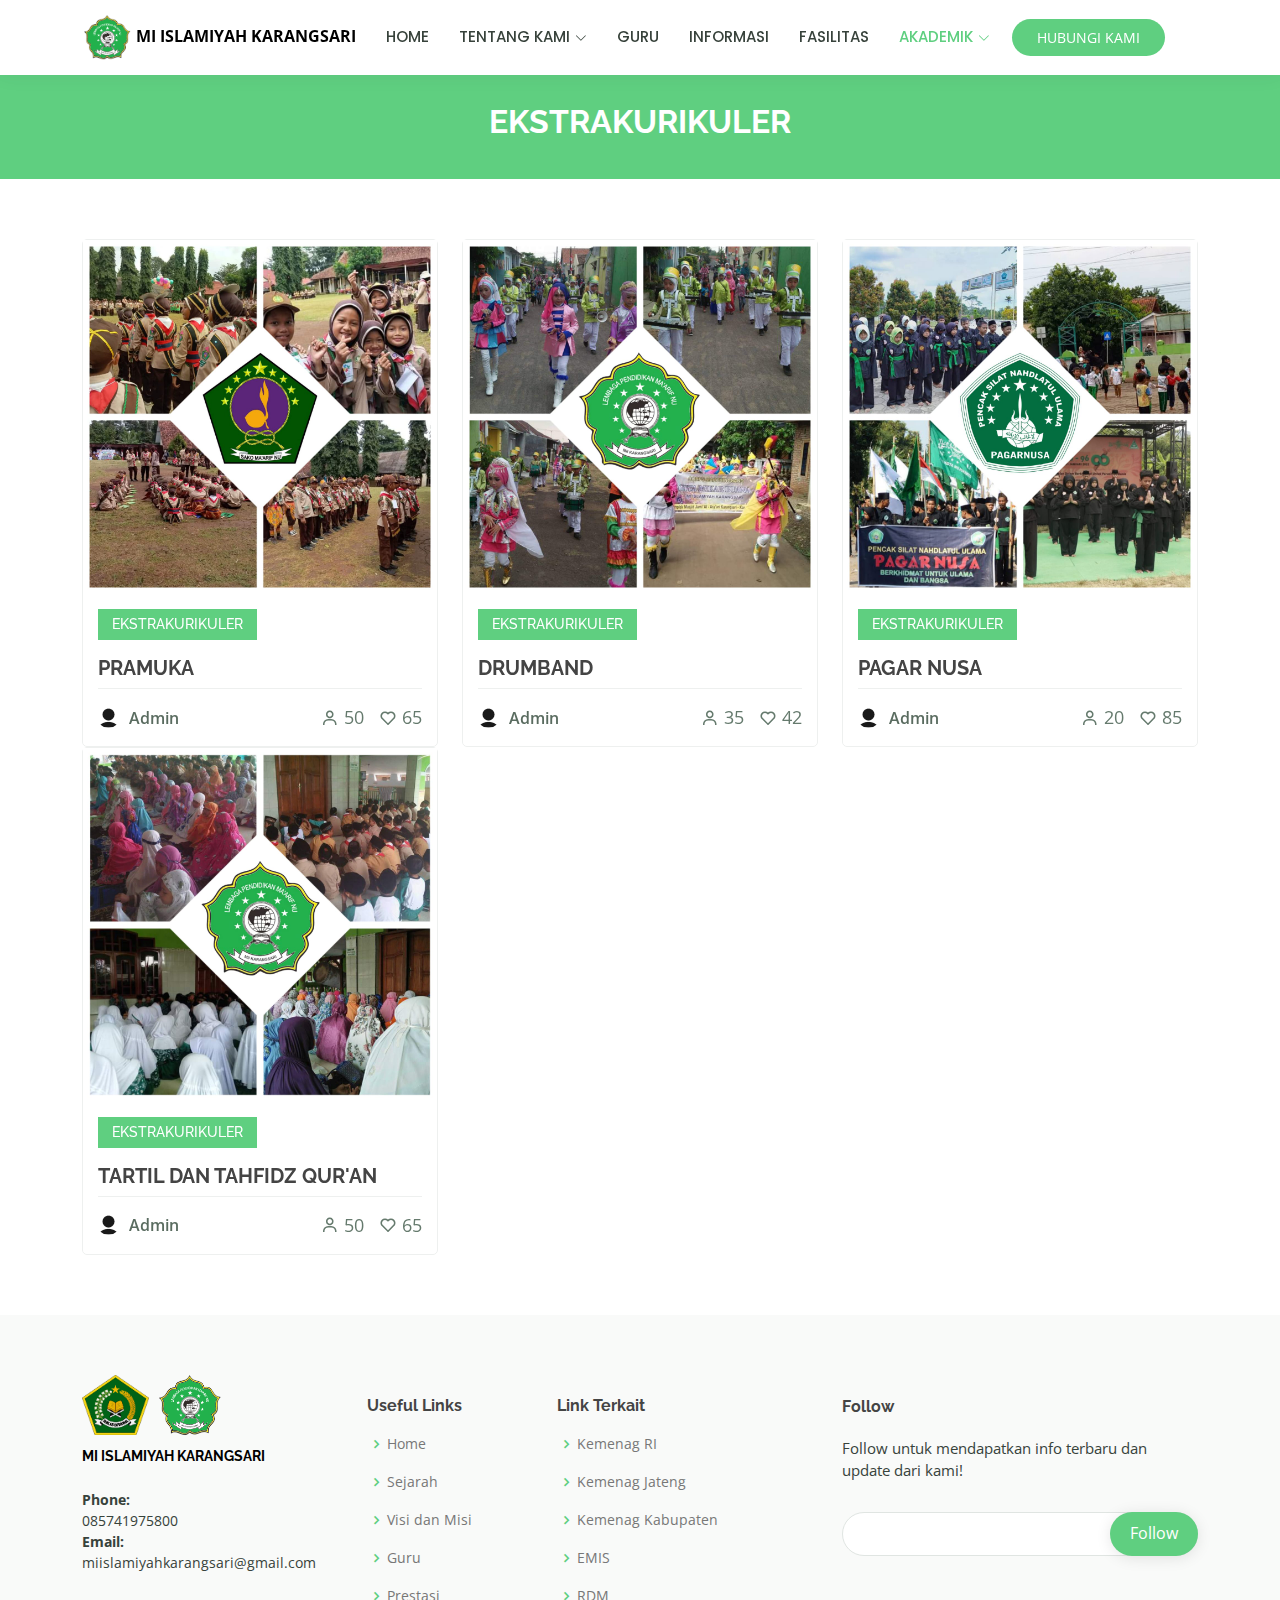
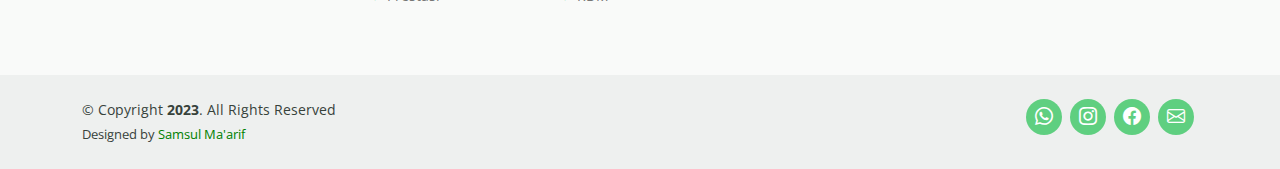
<file: ekstrakurikuler.html>
<!DOCTYPE html>
<html lang="en">

<head>
  <meta charset="utf-8">
  <meta content="width=device-width, initial-scale=1.0" name="viewport">

  <title>MI ISLAMIYAH KARANGSARI</title>
  <meta content="" name="description">
  <meta content="" name="keywords">

  <!-- Favicons -->
  <link href="assets/img/Logo MI Islamiyah Karangsari.png" rel="icon">
  <link href="assets/img/apple-touch-icon.png" rel="apple-touch-icon">

  <!-- Google Fonts -->
  <link href="https://fonts.googleapis.com/css?family=Open+Sans:300,300i,400,400i,600,600i,700,700i|Raleway:300,300i,400,400i,500,500i,600,600i,700,700i|Poppins:300,300i,400,400i,500,500i,600,600i,700,700i" rel="stylesheet">

  <!-- Vendor CSS Files -->
  <link href="assets/vendor/animate.css/animate.min.css" rel="stylesheet">
  <link href="assets/vendor/aos/aos.css" rel="stylesheet">
  <link href="assets/vendor/bootstrap/css/bootstrap.min.css" rel="stylesheet">
  <link href="assets/vendor/bootstrap-icons/bootstrap-icons.css" rel="stylesheet">
  <link href="assets/vendor/boxicons/css/boxicons.min.css" rel="stylesheet">
  <link href="assets/vendor/remixicon/remixicon.css" rel="stylesheet">
  <link href="assets/vendor/swiper/swiper-bundle.min.css" rel="stylesheet">

  <!-- Template Main CSS File -->
  <link href="assets/css/style.css" rel="stylesheet">

  <!-- =======================================================
  * Template Name: Mentor
  * Updated: Sep 18 2023 with Bootstrap v5.3.2
  * Template URL: https://bootstrapmade.com/mentor-free-education-bootstrap-theme/
  * Author: BootstrapMade.com
  * License: https://bootstrapmade.com/license/
  ======================================================== -->
</head>

<body>

  <!-- ======= Header ======= -->
  <header id="header" class="fixed-top">
    <div class="container d-flex align-items-center">

      <a href="index.html"><img src="assets/img/Logo MI Islamiyah Karangsari.png" width="50"> <font color="black"><b>MI ISLAMIYAH KARANGSARI</b></font> </a>
      <!-- Uncomment below if you prefer to use an image logo -->
      <!-- <a href="index.html" class="logo me-auto"><img src="assets/img/logo.png" alt="" class="img-fluid"></a>-->

      <nav id="navbar" class="navbar order-last order-lg-0">
        <ul>
          <li><a href="index.html">HOME</a></li>
          <li class="dropdown"><a href="#"><span>TENTANG KAMI</span> <i class="bi bi-chevron-down"></i></a>
            <ul>
              <li><a href="profil madrasah.html">Profil Madrasah</a></li> 
              <li><a href="visi&misi.html">Visi Dan Misi</a></li>
            </ul>
          </li>
          <li><a href="guru.html">GURU</a></li>
          <li> <a href="informasi.html">INFORMASI</a></li>
          <li><a href="fasilitas.html">FASILITAS</a></li>

          <li class="dropdown"><a class="active" a href="#"><span>AKADEMIK</span> <i class="bi bi-chevron-down"></i></a>
            <ul>
              <li><a href="prestasi.html">Prestasi</a></li>
              <li><a class="active" a href="ekstrakurikuler.html">Ekstrakurikuler</a></li>
              <li><a href="galeri.html">Galeri</a></li
            </ul>
        <i class="bi bi-list mobile-nav-toggle"></i>
      </nav><!-- .navbar -->

      <a  href="hubungikami.html" class="get-started-btn">HUBUNGI KAMI</a>

    </div>
  </header><!-- End Header -->
  
  <main id="main" data-aos="fade-in">
  
    <!-- ======= Breadcrumbs ======= -->
    <div class="breadcrumbs">
      <div class="container">
        <h2><b>EKSTRAKURIKULER</b></h2>
      </div>
    </div><!-- End Breadcrumbs -->

    <!-- ======= Courses Section ======= -->
    <section id="courses" class="courses">
      <div class="container" data-aos="fade-up">

        <div class="row" data-aos="zoom-in" data-aos-delay="100">

          <div class="col-lg-4 col-md-6 d-flex align-items-stretch">
            <div class="course-item">
              <img src="assets/img/ekstrakurikuler/pramuka.jpg" class="img-fluid" alt="...">
              <div class="course-content">
                <div class="d-flex justify-content-between align-items-center mb-3">
                  <h4>EKSTRAKURIKULER</h4>
                </div>

                <h3>PRAMUKA</a></h3>
                <div class="trainer d-flex justify-content-between align-items-center">
                  <div class="trainer-profile d-flex align-items-center">
                    <img src="assets/img/user.png" class="img-fluid" alt="">
                    <span>Admin</span>
                  </div>
                  <div class="trainer-rank d-flex align-items-center">
                    <i class="bx bx-user"></i>&nbsp;50
                    &nbsp;&nbsp;
                    <i class="bx bx-heart"></i>&nbsp;65
                  </div>
                </div>
              </div>
            </div>
          </div> <!-- End Course Item-->

          <div class="col-lg-4 col-md-6 d-flex align-items-stretch mt-4 mt-md-0">
            <div class="course-item">
              <img src="assets/img/ekstrakurikuler/drumband.jpg" class="img-fluid" alt="...">
              <div class="course-content">
                <div class="d-flex justify-content-between align-items-center mb-3">
                  <h4>EKSTRAKURIKULER</h4>
                </div>

                <h3>DRUMBAND</h3>
                <div class="trainer d-flex justify-content-between align-items-center">
                  <div class="trainer-profile d-flex align-items-center">
                    <img src="assets/img/user.png" class="img-fluid" alt="">
                    <span>Admin</span>
                  </div>
                  <div class="trainer-rank d-flex align-items-center">
                    <i class="bx bx-user"></i>&nbsp;35
                    &nbsp;&nbsp;
                    <i class="bx bx-heart"></i>&nbsp;42
                  </div>
                </div>
              </div>
            </div>
          </div> <!-- End Course Item-->

          <div class="col-lg-4 col-md-6 d-flex align-items-stretch mt-4 mt-lg-0">
            <div class="course-item">
              <img src="assets/img/ekstrakurikuler/pagar nusa.jpg" class="img-fluid" alt="...">
              <div class="course-content">
                <div class="d-flex justify-content-between align-items-center mb-3">
                  <h4>EKSTRAKURIKULER</h4>
                </div>

                <h3>PAGAR NUSA</h3>
                <div class="trainer d-flex justify-content-between align-items-center">
                  <div class="trainer-profile d-flex align-items-center">
                    <img src="assets/img/user.png" class="img-fluid" alt="">
                    <span>Admin</span>
                  </div>
                  <div class="trainer-rank d-flex align-items-center">
                    <i class="bx bx-user"></i>&nbsp;20
                    &nbsp;&nbsp;
                    <i class="bx bx-heart"></i>&nbsp;85
                  </div>
                </div>
              </div>
            </div>
          </div> <!-- End Course Item-->

          <div class="col-lg-4 col-md-6 d-flex align-items-stretch">
            <div class="course-item">
              <img src="assets/img/ekstrakurikuler/tartil.jpg" class="img-fluid" alt="...">
              <div class="course-content">
                <div class="d-flex justify-content-between align-items-center mb-3">
                  <h4>EKSTRAKURIKULER</h4>
                </div>

                <h3>TARTIL DAN TAHFIDZ QUR'AN</a></h3>
                <div class="trainer d-flex justify-content-between align-items-center">
                  <div class="trainer-profile d-flex align-items-center">
                    <img src="assets/img/user.png" class="img-fluid" alt="">
                    <span>Admin</span>
                  </div>
                  <div class="trainer-rank d-flex align-items-center">
                    <i class="bx bx-user"></i>&nbsp;50
                    &nbsp;&nbsp;
                    <i class="bx bx-heart"></i>&nbsp;65
                  </div>
                </div>
              </div>
            </div>
          </div> <!-- End Course Item-->

        </div>

      </div>
    </section><!-- End Courses Section -->

  </main><!-- End #main -->

  <!-- ======= Footer ======= -->
  <footer id="footer">

    <div class="footer-top">
      <div class="container">
        <div class="row">

          <div class="col-lg-3 col-md-6 footer-contact">
            <a href="index.html">
              <h3>
                <img src="assets/img/Kementerian_Agama_new_logo.png" width="67px">&nbsp;<img src="assets/img/Logo MI Islamiyah Karangsari.png" width="67px">&nbsp;              
              </h3>
              <p>
              <b><font color="black">MI ISLAMIYAH KARANGSARI</font></b>
              </p>
            </a>
            <br>
              <strong>Phone:</strong> <br>085741975800<br>
              <strong>Email:</strong> miislamiyahkarangsari@gmail.com
          </div>

          <div class="col-lg-2 col-md-6 footer-links">
            <br>
            <h4>Useful Links</h4>
            <ul>
              <li><i class="bx bx-chevron-right"></i> <a href="index.html">Home</a></li>
              <li><i class="bx bx-chevron-right"></i> <a href="sejarah.html">Sejarah</a></li>
              <li><i class="bx bx-chevron-right"></i> <a href="visi&misi.html">Visi dan Misi</a></li>
              <li><i class="bx bx-chevron-right"></i> <a href="guru.html">Guru</a></li>
              <li><i class="bx bx-chevron-right"></i> <a href="prestasi.html">Prestasi</a></li>
            </ul>
          </div>

          <div class="col-lg-3 col-md-6 footer-links">
            <br>
            <h4>Link Terkait</h4>
            <ul>
              <li><i class="bx bx-chevron-right"></i> <a href="https://www.kemenag.go.id">Kemenag RI</a></li>
              <li><i class="bx bx-chevron-right"></i> <a href="https://jateng.kemenag.go.id">Kemenag Jateng</a></li>
              <li><i class="bx bx-chevron-right"></i> <a href="https://prepair.kemenag.go.id">Kemenag Kabupaten</a></li>
              <li><i class="bx bx-chevron-right"></i> <a href="https://emis.kemenag.go.id">EMIS</a></li>
              <li><i class="bx bx-chevron-right"></i> <a href="https://rdm.kemenag.go.id/#/beranda">RDM</a></li>
            </ul>
          </div>

          <div class="col-lg-4 col-md-6 footer-newsletter">
            <br>
            <h4>Follow</h4>
            <p>Follow untuk mendapatkan info terbaru dan update dari kami!</p>
            <form action="" method="post">
              <input type="email" name="email"><input type="submit" value="Follow">
            </form>
          </div>

        </div>
      </div>
    </div>

    <div class="container d-md-flex py-4">

      <div class="me-md-auto text-center text-md-start">
        <div class="copyright">
          &copy; Copyright <strong><span>2023</span></strong>. All Rights Reserved
        </div>
        <div class="credits">
          Designed by <font color="green">Samsul Ma'arif</a></font>
        </div>
      </div>
      <div class="social-links text-center text-md-right pt-3 pt-md-0">
        <a href="https://wa.me/+6285741975800"><i class="bi bi-whatsapp"></i></a>
        <a href="https://www.instagram.com/mii_karangsari/"><i class="bi bi-instagram"></i></a>
        <a href="https://web.facebook.com/mekar.kan/?locale=id_ID&_rdc=1&_rdr"><i class="bi bi-facebook"></i></a>
        <a href="mailto:miislamiyahkarangsari@gmail.com"><i class="bi bi-envelope"></i></a>
    </div>
  </footer><!-- End Footer -->


  <div id="preloader"></div>
  <a href="#" class="back-to-top d-flex align-items-center justify-content-center"><i class="bi bi-arrow-up-short"></i></a>

  <!-- Vendor JS Files -->
  <script src="assets/vendor/purecounter/purecounter_vanilla.js"></script>
  <script src="assets/vendor/aos/aos.js"></script>
  <script src="assets/vendor/bootstrap/js/bootstrap.bundle.min.js"></script>
  <script src="assets/vendor/swiper/swiper-bundle.min.js"></script>
  <script src="assets/vendor/php-email-form/validate.js"></script>

  <!-- Template Main JS File -->
  <script src="assets/js/main.js"></script>

</body>

</html>
</file>
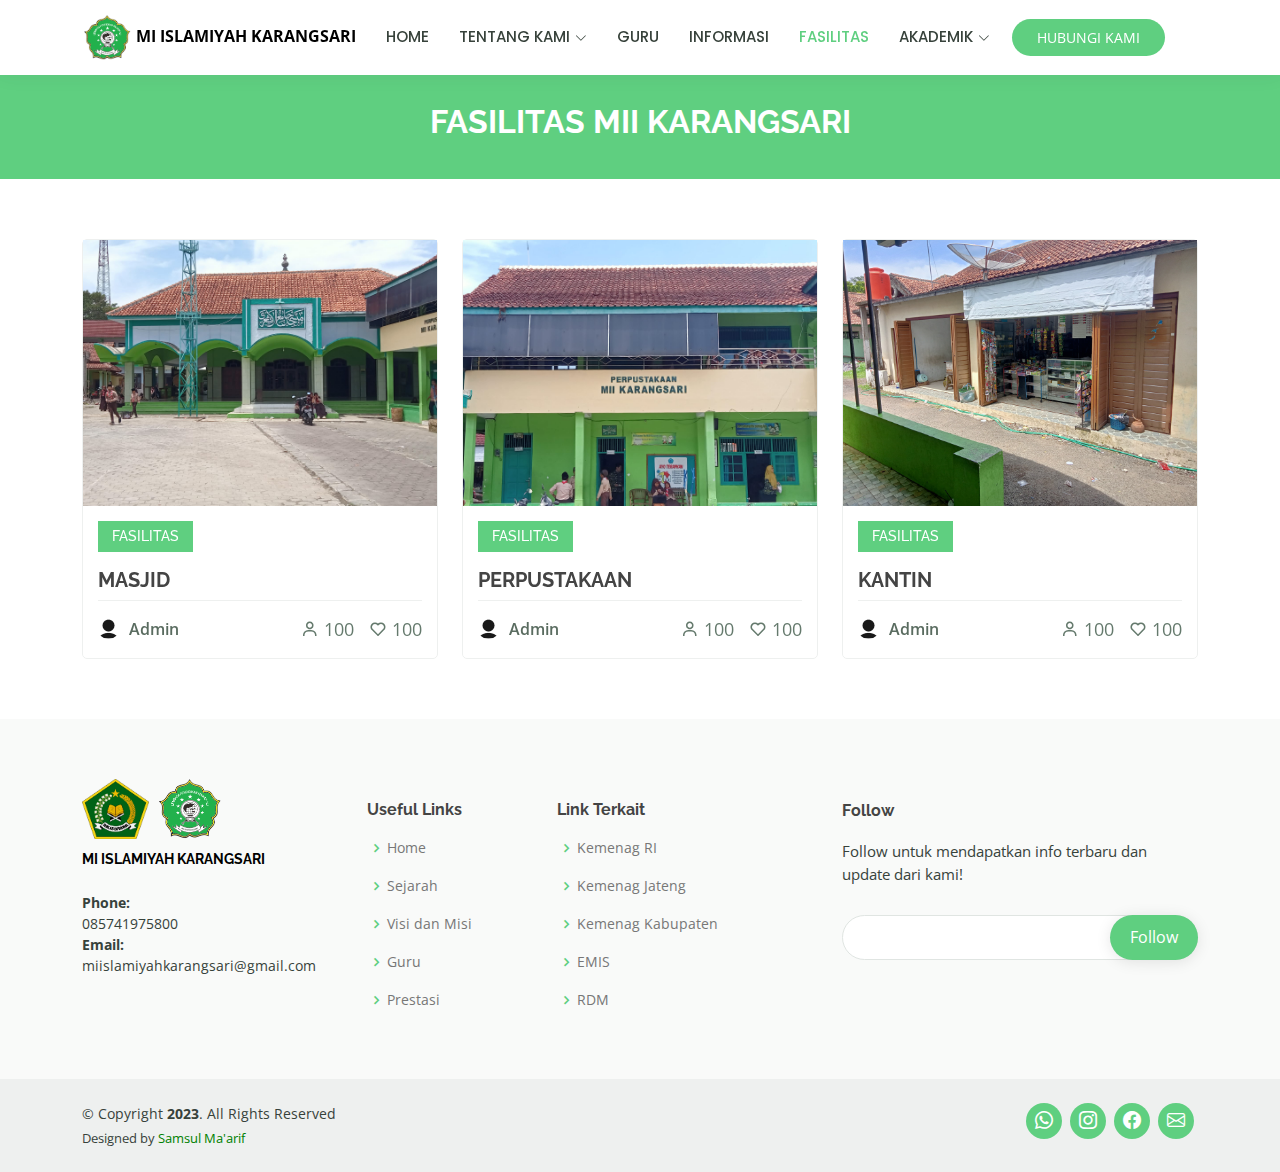
<file: fasilitas.html>
<!DOCTYPE html>
<html lang="en">

<head>
  <meta charset="utf-8">
  <meta content="width=device-width, initial-scale=1.0" name="viewport">

  <title>MI ISLAMIYAH KARANGSARI</title>
  <meta content="" name="description">
  <meta content="" name="keywords">

  <!-- Favicons -->
  <link href="assets/img/Logo MI Islamiyah Karangsari.png" rel="icon">
  <link href="assets/img/apple-touch-icon.png" rel="apple-touch-icon">

  <!-- Google Fonts -->
  <link href="https://fonts.googleapis.com/css?family=Open+Sans:300,300i,400,400i,600,600i,700,700i|Raleway:300,300i,400,400i,500,500i,600,600i,700,700i|Poppins:300,300i,400,400i,500,500i,600,600i,700,700i" rel="stylesheet">

  <!-- Vendor CSS Files -->
  <link href="assets/vendor/animate.css/animate.min.css" rel="stylesheet">
  <link href="assets/vendor/aos/aos.css" rel="stylesheet">
  <link href="assets/vendor/bootstrap/css/bootstrap.min.css" rel="stylesheet">
  <link href="assets/vendor/bootstrap-icons/bootstrap-icons.css" rel="stylesheet">
  <link href="assets/vendor/boxicons/css/boxicons.min.css" rel="stylesheet">
  <link href="assets/vendor/remixicon/remixicon.css" rel="stylesheet">
  <link href="assets/vendor/swiper/swiper-bundle.min.css" rel="stylesheet">

  <!-- Template Main CSS File -->
  <link href="assets/css/style.css" rel="stylesheet">

  <!-- =======================================================
  * Template Name: Mentor
  * Updated: Sep 18 2023 with Bootstrap v5.3.2
  * Template URL: https://bootstrapmade.com/mentor-free-education-bootstrap-theme/
  * Author: BootstrapMade.com
  * License: https://bootstrapmade.com/license/
  ======================================================== -->
</head>

<body>

  <!-- ======= Header ======= -->
  <header id="header" class="fixed-top">
    <div class="container d-flex align-items-center">

      <a href="index.html"><img src="assets/img/Logo MI Islamiyah Karangsari.png" width="50"> <font color="black"><b>MI ISLAMIYAH KARANGSARI</b></font> </a>
      <!-- Uncomment below if you prefer to use an image logo -->
      <!-- <a href="index.html" class="logo me-auto"><img src="assets/img/logo.png" alt="" class="img-fluid"></a>-->

      <nav id="navbar" class="navbar order-last order-lg-0">
        <ul>
          <li><a href="index.html">HOME</a></li>
          <li class="dropdown"><a href="#"><span>TENTANG KAMI</span> <i class="bi bi-chevron-down"></i></a>
            <ul>
              <li><a href="profil madrasah.html">Profil Madrasah</a></li> 
              <li><a href="visi&misi.html">Visi Dan Misi</a></li>
            </ul>
          </li>
          <li><a href="guru.html">GURU</a></li>
          <li> <a href="informasi.html">INFORMASI</a></li>
          <li><a class="active" a href="fasilitas.html">FASILITAS</a></li>

          <li class="dropdown"><a href="#"><span>AKADEMIK</span> <i class="bi bi-chevron-down"></i></a>
            <ul>
              <li><a href="prestasi.html">Prestasi</a></li>
              <li><a href="ekstrakurikuler.html">Ekstrakurikuler</a></li>
              <li><a href="galeri.html">Galeri</a></li
            </ul>
        <i class="bi bi-list mobile-nav-toggle"></i>
      </nav><!-- .navbar -->

      <a  href="hubungikami.html" class="get-started-btn">HUBUNGI KAMI</a>

    </div>
  </header><!-- End Header -->
  
  <main id="main" data-aos="fade-in">
  

    <!-- ======= Breadcrumbs ======= -->
    <div class="breadcrumbs">
      <div class="container">
        <h2><b>FASILITAS MII KARANGSARI</b></h2>
      </div>
    </div>


    <section id="courses" class="courses">
      <div class="container" data-aos="fade-up">

        <div class="row" data-aos="zoom-in" data-aos-delay="100">

          <div class="col-lg-4 col-md-6 d-flex align-items-stretch mt-4 mt-md-0">
            <div class="course-item">
              <img src="assets/img/fasilitas/masjid jami al asyari.jpg" class="img-fluid" alt="...">
              <div class="course-content">
                <div class="d-flex justify-content-between align-items-center mb-3">
                  <h4>FASILITAS</h4>
                </div>

                <h3>MASJID</h3>
                <div class="trainer d-flex justify-content-between align-items-center">
                  <div class="trainer-profile d-flex align-items-center">
                    <img src="assets/img/user.png" class="img-fluid" alt="">
                    <span>Admin</span>
                  </div>
                  <div class="trainer-rank d-flex align-items-center">
                    <i class="bx bx-user"></i>&nbsp;100
                    &nbsp;&nbsp;
                    <i class="bx bx-heart"></i>&nbsp;100
                  </div>
                </div>
              </div>
            </div>
          </div> <!-- End Course Item-->

          <div class="col-lg-4 col-md-6 d-flex align-items-stretch">
            <div class="course-item">
              <img src="assets/img/fasilitas/perpus.jpg" class="img-fluid" alt="...">
              <div class="course-content">
                <div class="d-flex justify-content-between align-items-center mb-3">
                  <h4>FASILITAS</h4>
                </div>

               <h3>PERPUSTAKAAN</h3>
                <div class="trainer d-flex justify-content-between align-items-center">
                  <div class="trainer-profile d-flex align-items-center">
                    <img src="assets/img/user.png" class="img-fluid" alt="">
                    <span>Admin</span>
                  </div>
                  <div class="trainer-rank d-flex align-items-center">
                    <i class="bx bx-user"></i>&nbsp;100
                    &nbsp;&nbsp;
                    <i class="bx bx-heart"></i>&nbsp;100
                  </div>
                </div>
              </div>
            </div>
          </div> <!-- End Course Item-->

          

          <div class="col-lg-4 col-md-6 d-flex align-items-stretch mt-4 mt-lg-0">
            <div class="course-item">
              <img src="assets/img/fasilitas/kantin.jpg" class="img-fluid" alt="...">
              <div class="course-content">
                <div class="d-flex justify-content-between align-items-center mb-3">
                  <h4>FASILITAS</h4>
                </div>

                <h3>KANTIN</h3>
               
                <div class="trainer d-flex justify-content-between align-items-center">
                  <div class="trainer-profile d-flex align-items-center">
                    <img src="assets/img/user.png" class="img-fluid" alt="">
                    <span>Admin</span>
                  </div>
                  <div class="trainer-rank d-flex align-items-center">
                    <i class="bx bx-user"></i>&nbsp;100
                    &nbsp;&nbsp;
                    <i class="bx bx-heart"></i>&nbsp;100
                  </div>
                </div>
              </div>
            </div>
          </div> <!-- End Course Item-->

  </main><!-- End #main -->

  <footer id="footer">

    <div class="footer-top">
      <div class="container">
        <div class="row">

          <div class="col-lg-3 col-md-6 footer-contact">
            <a href="index.html">
              <h3>
                <img src="assets/img/Kementerian_Agama_new_logo.png" width="67px">&nbsp;<img src="assets/img/Logo MI Islamiyah Karangsari.png" width="67px">&nbsp;              
              </h3>
              <p>
              <b><font color="black">MI ISLAMIYAH KARANGSARI</font></b>
              </p>
            </a>
            <br>
              <strong>Phone:</strong> <br>085741975800<br>
              <strong>Email:</strong> miislamiyahkarangsari@gmail.com
          </div>

          <div class="col-lg-2 col-md-6 footer-links">
            <br>
            <h4>Useful Links</h4>
            <ul>
              <li><i class="bx bx-chevron-right"></i> <a href="index.html">Home</a></li>
              <li><i class="bx bx-chevron-right"></i> <a href="sejarah.html">Sejarah</a></li>
              <li><i class="bx bx-chevron-right"></i> <a href="visi&misi.html">Visi dan Misi</a></li>
              <li><i class="bx bx-chevron-right"></i> <a href="guru.html">Guru</a></li>
              <li><i class="bx bx-chevron-right"></i> <a href="prestasi.html">Prestasi</a></li>
            </ul>
          </div>

          <div class="col-lg-3 col-md-6 footer-links">
            <br>
            <h4>Link Terkait</h4>
            <ul>
              <li><i class="bx bx-chevron-right"></i> <a href="https://www.kemenag.go.id">Kemenag RI</a></li>
              <li><i class="bx bx-chevron-right"></i> <a href="https://jateng.kemenag.go.id">Kemenag Jateng</a></li>
              <li><i class="bx bx-chevron-right"></i> <a href="https://prepair.kemenag.go.id">Kemenag Kabupaten</a></li>
              <li><i class="bx bx-chevron-right"></i> <a href="https://emis.kemenag.go.id">EMIS</a></li>
              <li><i class="bx bx-chevron-right"></i> <a href="https://rdm.kemenag.go.id/#/beranda">RDM</a></li>
            </ul>
          </div>

          <div class="col-lg-4 col-md-6 footer-newsletter">
            <br>
            <h4>Follow</h4>
            <p>Follow untuk mendapatkan info terbaru dan update dari kami!</p>
            <form action="" method="post">
              <input type="email" name="email"><input type="submit" value="Follow">
            </form>
          </div>

        </div>
      </div>
    </div>

    <div class="container d-md-flex py-4">

      <div class="me-md-auto text-center text-md-start">
        <div class="copyright">
          &copy; Copyright <strong><span>2023</span></strong>. All Rights Reserved
        </div>
        <div class="credits">
          Designed by <font color="green">Samsul Ma'arif</a></font>
        </div>
      </div>
      <div class="social-links text-center text-md-right pt-3 pt-md-0">
        <a href="https://wa.me/+6285741975800"><i class="bi bi-whatsapp"></i></a>
        <a href="https://www.instagram.com/mii_karangsari/"><i class="bi bi-instagram"></i></a>
        <a href="https://web.facebook.com/mekar.kan/?locale=id_ID&_rdc=1&_rdr"><i class="bi bi-facebook"></i></a>
        <a href="mailto:miislamiyahkarangsari@gmail.com"><i class="bi bi-envelope"></i></a>
    </div>
  </footer><!-- End Footer -->

  <div id="preloader"></div>
  <a href="#" class="back-to-top d-flex align-items-center justify-content-center"><i class="bi bi-arrow-up-short"></i></a>

  <!-- Vendor JS Files -->
  <script src="assets/vendor/purecounter/purecounter_vanilla.js"></script>
  <script src="assets/vendor/aos/aos.js"></script>
  <script src="assets/vendor/bootstrap/js/bootstrap.bundle.min.js"></script>
  <script src="assets/vendor/swiper/swiper-bundle.min.js"></script>
  <script src="assets/vendor/php-email-form/validate.js"></script>

  <!-- Template Main JS File -->
  <script src="assets/js/main.js"></script>

</body>

</html>
</file>
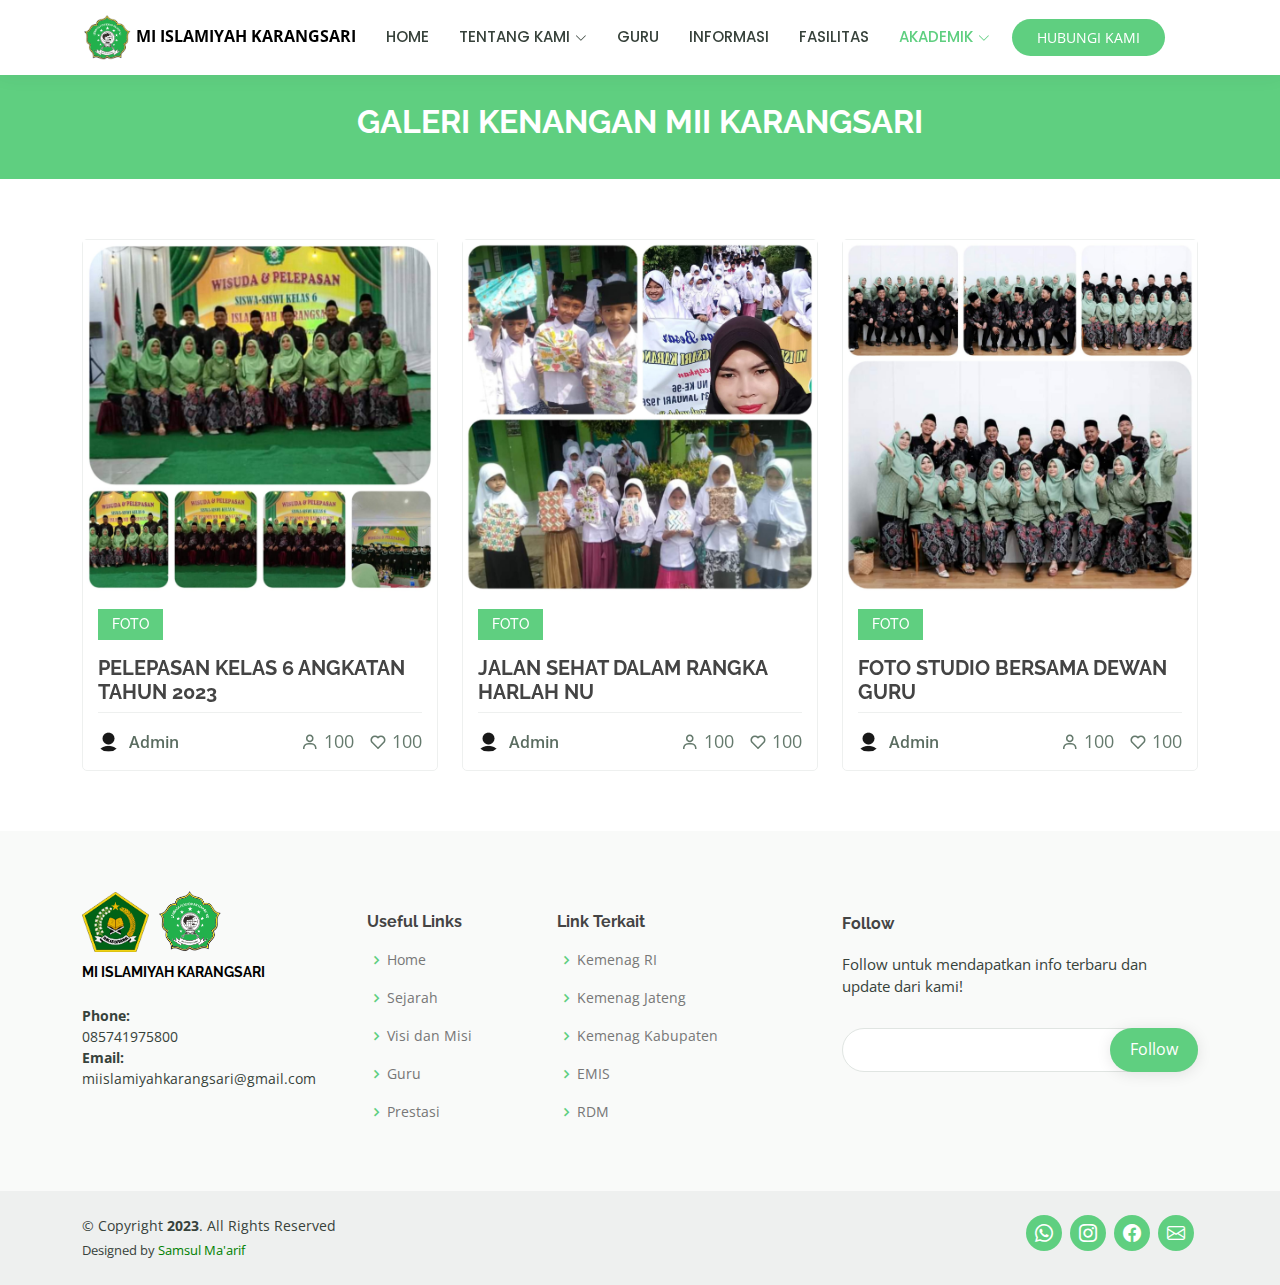
<file: galeri.html>
<!DOCTYPE html>
<html lang="en">

<head>
  <meta charset="utf-8">
  <meta content="width=device-width, initial-scale=1.0" name="viewport">

  <title>MI ISLAMIYAH KARANGSARI</title>
  <meta content="" name="description">
  <meta content="" name="keywords">

  <!-- Favicons -->
  <link href="assets/img/Logo MI Islamiyah Karangsari.png" rel="icon">
  <link href="assets/img/apple-touch-icon.png" rel="apple-touch-icon">

  <!-- Google Fonts -->
  <link href="https://fonts.googleapis.com/css?family=Open+Sans:300,300i,400,400i,600,600i,700,700i|Raleway:300,300i,400,400i,500,500i,600,600i,700,700i|Poppins:300,300i,400,400i,500,500i,600,600i,700,700i" rel="stylesheet">

  <!-- Vendor CSS Files -->
  <link href="assets/vendor/animate.css/animate.min.css" rel="stylesheet">
  <link href="assets/vendor/aos/aos.css" rel="stylesheet">
  <link href="assets/vendor/bootstrap/css/bootstrap.min.css" rel="stylesheet">
  <link href="assets/vendor/bootstrap-icons/bootstrap-icons.css" rel="stylesheet">
  <link href="assets/vendor/boxicons/css/boxicons.min.css" rel="stylesheet">
  <link href="assets/vendor/remixicon/remixicon.css" rel="stylesheet">
  <link href="assets/vendor/swiper/swiper-bundle.min.css" rel="stylesheet">

  <!-- Template Main CSS File -->
  <link href="assets/css/style.css" rel="stylesheet">

  <!-- =======================================================
  * Template Name: Mentor
  * Updated: Sep 18 2023 with Bootstrap v5.3.2
  * Template URL: https://bootstrapmade.com/mentor-free-education-bootstrap-theme/
  * Author: BootstrapMade.com
  * License: https://bootstrapmade.com/license/
  ======================================================== -->
</head>

<body>

  <!-- ======= Header ======= -->
  <header id="header" class="fixed-top">
    <div class="container d-flex align-items-center">

      <a href="index.html"><img src="assets/img/Logo MI Islamiyah Karangsari.png" width="50"> <font color="black"><b>MI ISLAMIYAH KARANGSARI</b></font> </a>
      <!-- Uncomment below if you prefer to use an image logo -->
      <!-- <a href="index.html" class="logo me-auto"><img src="assets/img/logo.png" alt="" class="img-fluid"></a>-->

      <nav id="navbar" class="navbar order-last order-lg-0">
        <ul>
          <li><a href="index.html">HOME</a></li>
          <li class="dropdown"><a href="#"><span>TENTANG KAMI</span> <i class="bi bi-chevron-down"></i></a>
            <ul>
              <li><a href="profil madrasah.html">Profil Madrasah</a></li> 
              <li><a href="visi&misi.html">Visi Dan Misi</a></li>
            </ul>
          </li>
          <li><a href="guru.html">GURU</a></li>
          <li> <a href="informasi.html">INFORMASI</a></li>
          <li><a href="fasilitas.html">FASILITAS</a></li>

          <li class="dropdown"><a class="active" a href="#"><span>AKADEMIK</span> <i class="bi bi-chevron-down"></i></a>
            <ul>
              <li><a href="prestasi.html">Prestasi</a></li>
              <li><a href="ekstrakurikuler.html">Ekstrakurikuler</a></li>
              <li><a class="active" a href="galeri.html">Galeri</a></li>
            </ul>
        <i class="bi bi-list mobile-nav-toggle"></i>
      </nav><!-- .navbar -->

      <a  href="hubungikami.html" class="get-started-btn">HUBUNGI KAMI</a>

    </div>
  </header><!-- End Header -->
  
  <main id="main" data-aos="fade-in">
  

    <!-- ======= Breadcrumbs ======= -->
    <div class="breadcrumbs">
      <div class="container">
        <h2><b>GALERI KENANGAN MII KARANGSARI</b></h2>
      </div>
    </div>


    <section id="courses" class="courses">
      <div class="container" data-aos="fade-up">

        <div class="row" data-aos="zoom-in" data-aos-delay="100">

          <div class="col-lg-4 col-md-6 d-flex align-items-stretch mt-4 mt-md-0">
            <div class="course-item">
              <img src="assets/img/galeri1.jpg" class="img-fluid" alt="...">
              <div class="course-content">
                <div class="d-flex justify-content-between align-items-center mb-3">
                  <h4>FOTO</h4>
                </div>

                <h3>PELEPASAN KELAS 6 ANGKATAN TAHUN 2023</h3>
                <div class="trainer d-flex justify-content-between align-items-center">
                  <div class="trainer-profile d-flex align-items-center">
                    <img src="assets/img/user.png" class="img-fluid" alt="">
                    <span>Admin</span>
                  </div>
                  <div class="trainer-rank d-flex align-items-center">
                    <i class="bx bx-user"></i>&nbsp;100
                    &nbsp;&nbsp;
                    <i class="bx bx-heart"></i>&nbsp;100
                  </div>
                </div>
              </div>
            </div>
          </div> <!-- End Course Item-->

          <div class="col-lg-4 col-md-6 d-flex align-items-stretch">
            <div class="course-item">
              <img src="assets/img/galeri2.jpg" class="img-fluid" alt="...">
              <div class="course-content">
                <div class="d-flex justify-content-between align-items-center mb-3">
                  <h4>FOTO</h4>
                </div>

               <h3>JALAN SEHAT DALAM RANGKA HARLAH NU</h3>
                <div class="trainer d-flex justify-content-between align-items-center">
                  <div class="trainer-profile d-flex align-items-center">
                    <img src="assets/img/user.png" class="img-fluid" alt="">
                    <span>Admin</span>
                  </div>
                  <div class="trainer-rank d-flex align-items-center">
                    <i class="bx bx-user"></i>&nbsp;100
                    &nbsp;&nbsp;
                    <i class="bx bx-heart"></i>&nbsp;100
                  </div>
                </div>
              </div>
            </div>
          </div> <!-- End Course Item-->

          

          <div class="col-lg-4 col-md-6 d-flex align-items-stretch mt-4 mt-lg-0">
            <div class="course-item">
              <img src="assets/img/galeri3.jpg" class="img-fluid" alt="...">
              <div class="course-content">
                <div class="d-flex justify-content-between align-items-center mb-3">
                  <h4>FOTO</h4>
                </div>

                <h3>FOTO STUDIO BERSAMA DEWAN GURU</h3>
               
                <div class="trainer d-flex justify-content-between align-items-center">
                  <div class="trainer-profile d-flex align-items-center">
                    <img src="assets/img/user.png" class="img-fluid" alt="">
                    <span>Admin</span>
                  </div>
                  <div class="trainer-rank d-flex align-items-center">
                    <i class="bx bx-user"></i>&nbsp;100
                    &nbsp;&nbsp;
                    <i class="bx bx-heart"></i>&nbsp;100
                  </div>
                </div>
              </div>
            </div>
          </div> <!-- End Course Item-->

  </main><!-- End #main -->

  <footer id="footer">

    <div class="footer-top">
      <div class="container">
        <div class="row">

          <div class="col-lg-3 col-md-6 footer-contact">
            <a href="index.html">
              <h3>
                <img src="assets/img/Kementerian_Agama_new_logo.png" width="67px">&nbsp;<img src="assets/img/Logo MI Islamiyah Karangsari.png" width="67px">&nbsp;              
              </h3>
              <p>
              <b><font color="black">MI ISLAMIYAH KARANGSARI</font></b>
              </p>
            </a>
            <br>
              <strong>Phone:</strong> <br>085741975800<br>
              <strong>Email:</strong> miislamiyahkarangsari@gmail.com
          </div>

          <div class="col-lg-2 col-md-6 footer-links">
            <br>
            <h4>Useful Links</h4>
            <ul>
              <li><i class="bx bx-chevron-right"></i> <a href="index.html">Home</a></li>
              <li><i class="bx bx-chevron-right"></i> <a href="sejarah.html">Sejarah</a></li>
              <li><i class="bx bx-chevron-right"></i> <a href="visi&misi.html">Visi dan Misi</a></li>
              <li><i class="bx bx-chevron-right"></i> <a href="guru.html">Guru</a></li>
              <li><i class="bx bx-chevron-right"></i> <a href="prestasi.html">Prestasi</a></li>
            </ul>
          </div>

          <div class="col-lg-3 col-md-6 footer-links">
            <br>
            <h4>Link Terkait</h4>
            <ul>
              <li><i class="bx bx-chevron-right"></i> <a href="https://www.kemenag.go.id">Kemenag RI</a></li>
              <li><i class="bx bx-chevron-right"></i> <a href="https://jateng.kemenag.go.id">Kemenag Jateng</a></li>
              <li><i class="bx bx-chevron-right"></i> <a href="https://prepair.kemenag.go.id">Kemenag Kabupaten</a></li>
              <li><i class="bx bx-chevron-right"></i> <a href="https://emis.kemenag.go.id">EMIS</a></li>
              <li><i class="bx bx-chevron-right"></i> <a href="https://rdm.kemenag.go.id/#/beranda">RDM</a></li>
            </ul>
          </div>

          <div class="col-lg-4 col-md-6 footer-newsletter">
            <br>
            <h4>Follow</h4>
            <p>Follow untuk mendapatkan info terbaru dan update dari kami!</p>
            <form action="" method="post">
              <input type="email" name="email"><input type="submit" value="Follow">
            </form>
          </div>

        </div>
      </div>
    </div>

    <div class="container d-md-flex py-4">

      <div class="me-md-auto text-center text-md-start">
        <div class="copyright">
          &copy; Copyright <strong><span>2023</span></strong>. All Rights Reserved
        </div>
        <div class="credits">
          Designed by <font color="green">Samsul Ma'arif</a></font>
        </div>
      </div>
      <div class="social-links text-center text-md-right pt-3 pt-md-0">
        <a href="https://wa.me/+6285741975800"><i class="bi bi-whatsapp"></i></a>
        <a href="https://www.instagram.com/mii_karangsari/"><i class="bi bi-instagram"></i></a>
        <a href="https://web.facebook.com/mekar.kan/?locale=id_ID&_rdc=1&_rdr"><i class="bi bi-facebook"></i></a>
        <a href="mailto:miislamiyahkarangsari@gmail.com"><i class="bi bi-envelope"></i></a>
    </div>
  </footer><!-- End Footer -->

  <div id="preloader"></div>
  <a href="#" class="back-to-top d-flex align-items-center justify-content-center"><i class="bi bi-arrow-up-short"></i></a>

  <!-- Vendor JS Files -->
  <script src="assets/vendor/purecounter/purecounter_vanilla.js"></script>
  <script src="assets/vendor/aos/aos.js"></script>
  <script src="assets/vendor/bootstrap/js/bootstrap.bundle.min.js"></script>
  <script src="assets/vendor/swiper/swiper-bundle.min.js"></script>
  <script src="assets/vendor/php-email-form/validate.js"></script>

  <!-- Template Main JS File -->
  <script src="assets/js/main.js"></script>

</body>

</html>
</file>
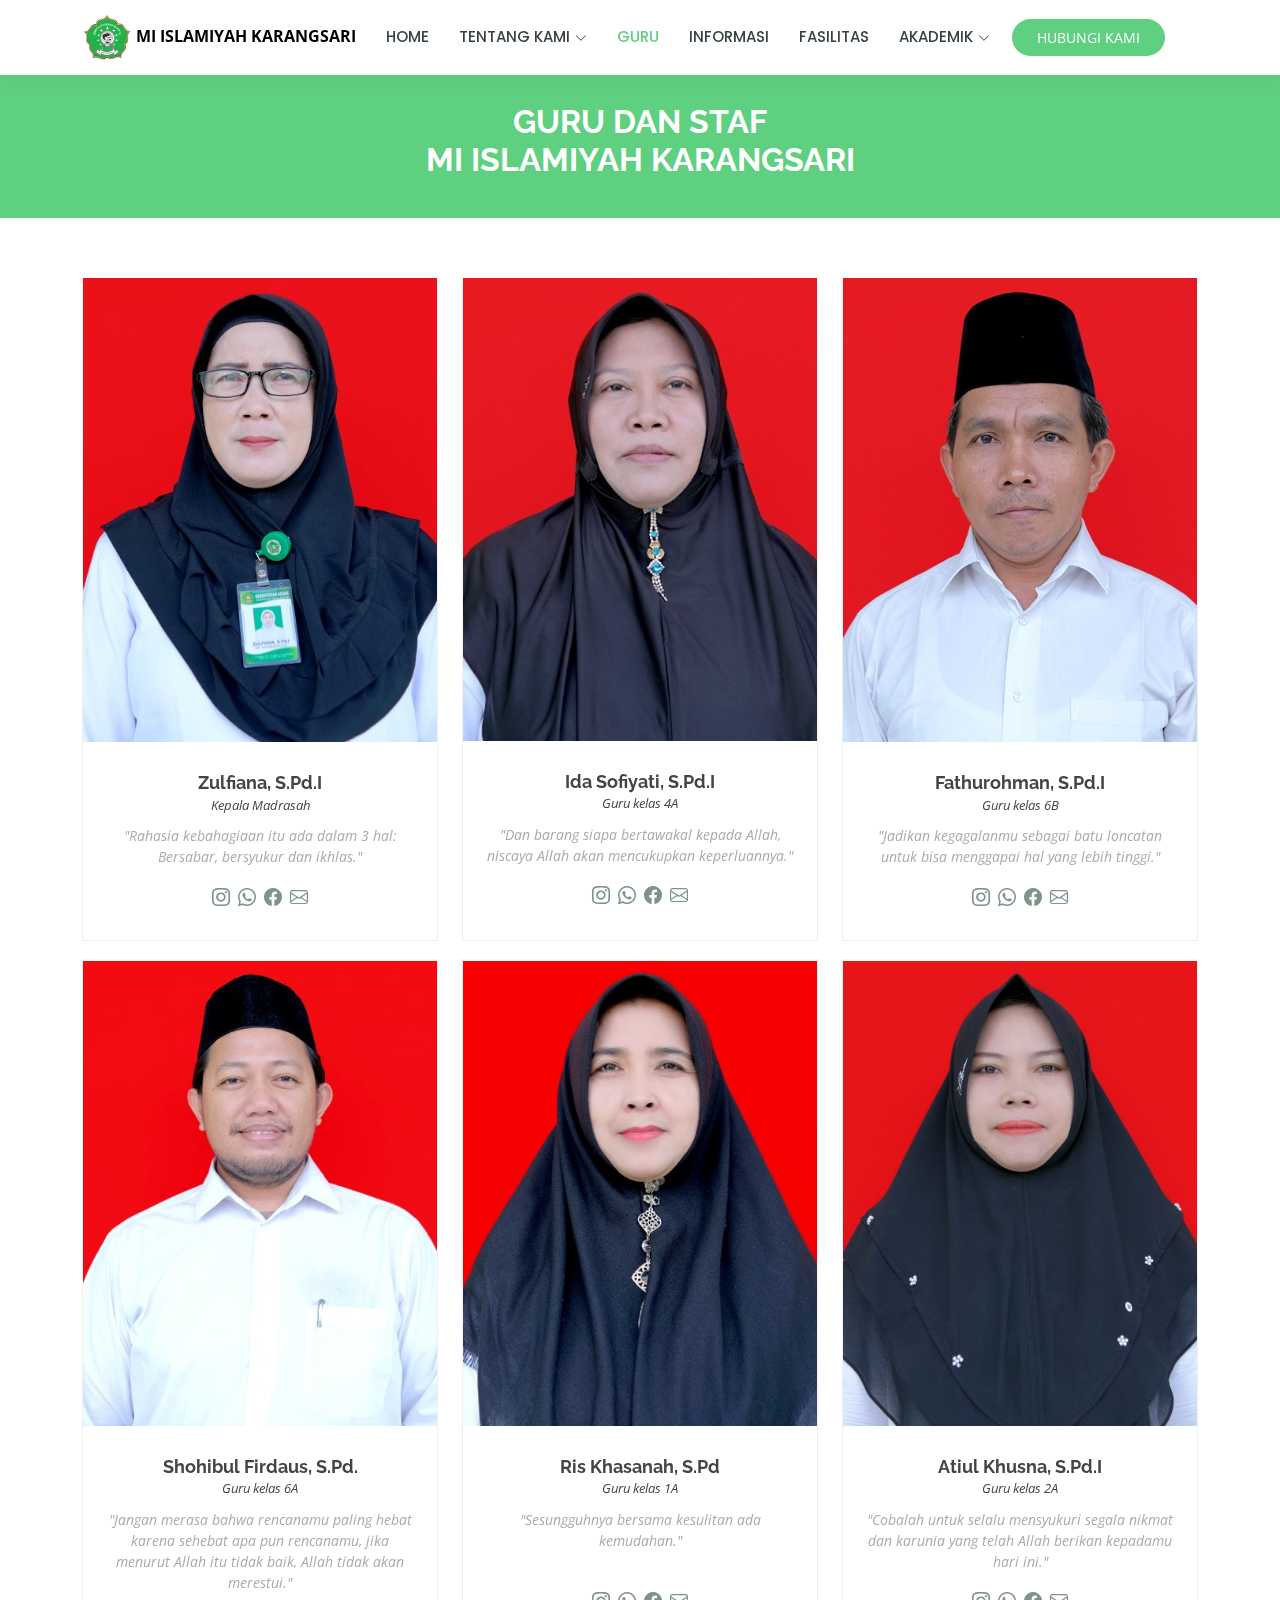
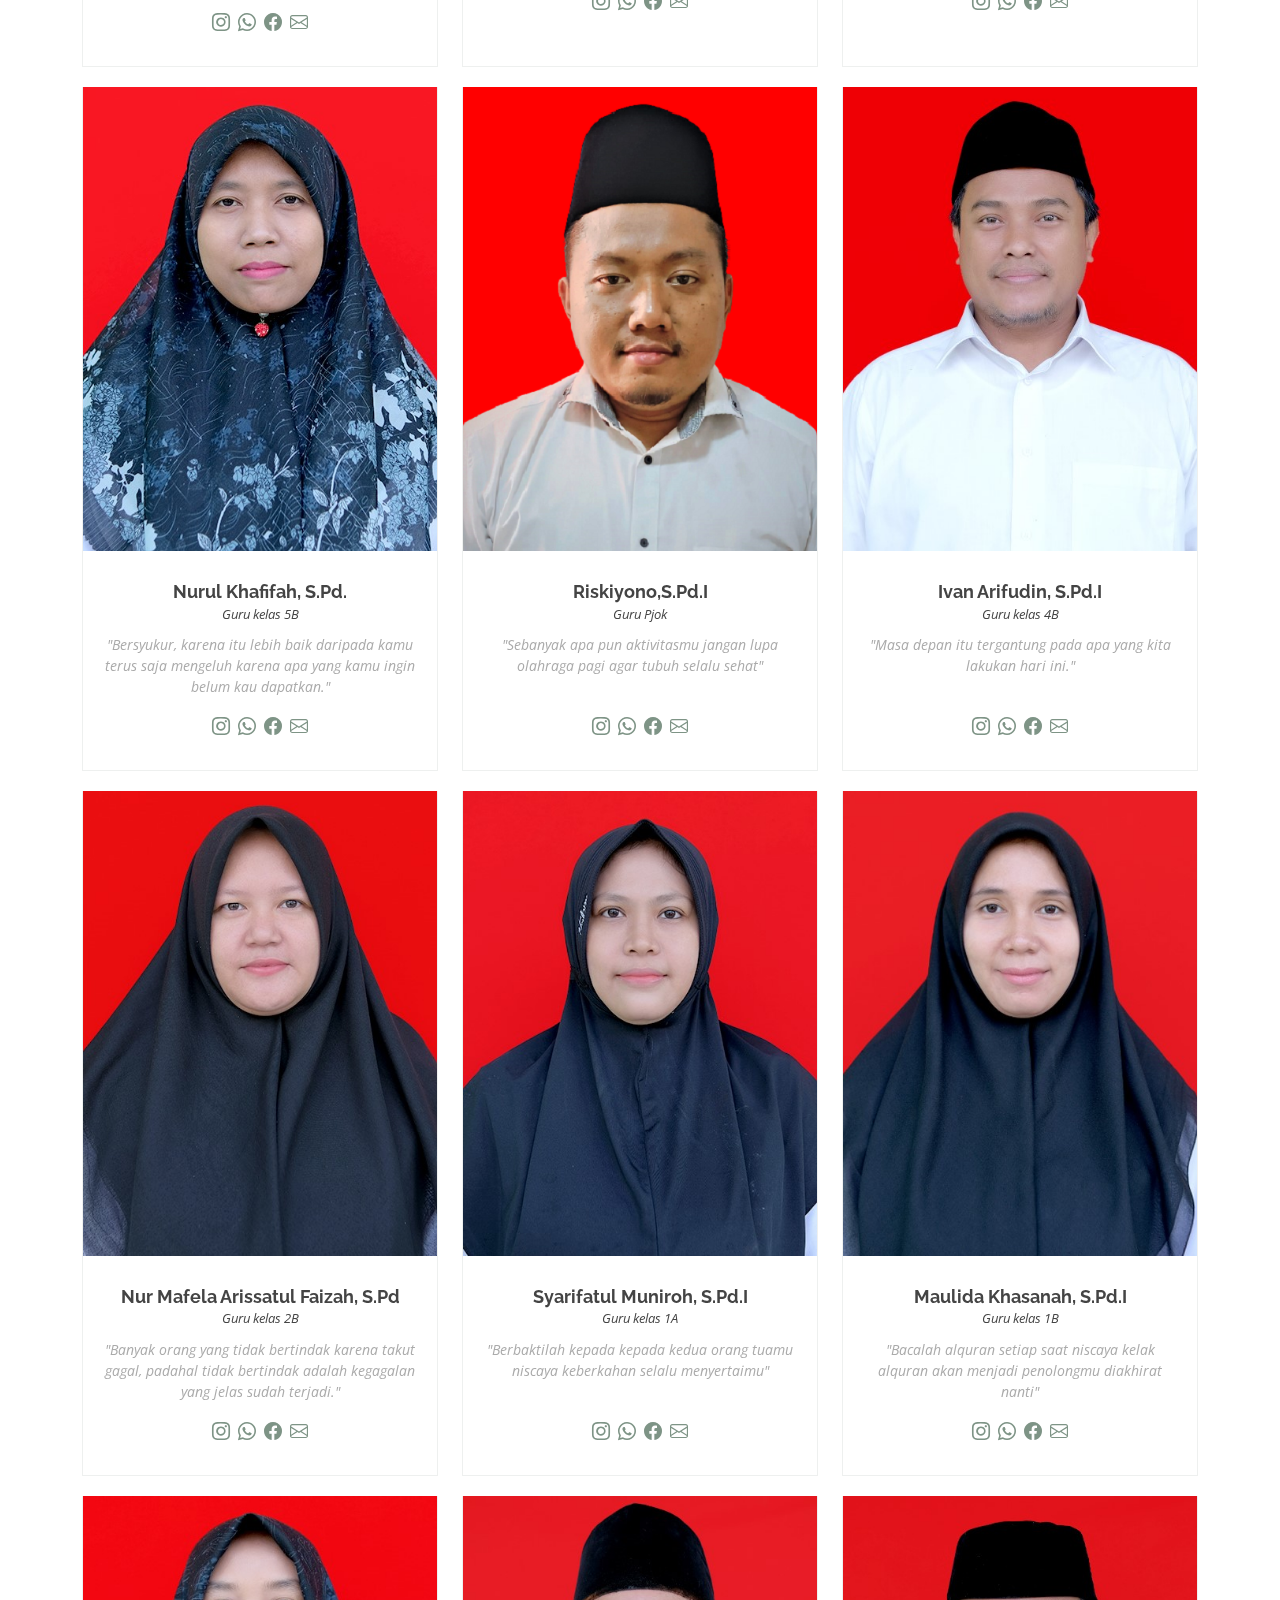
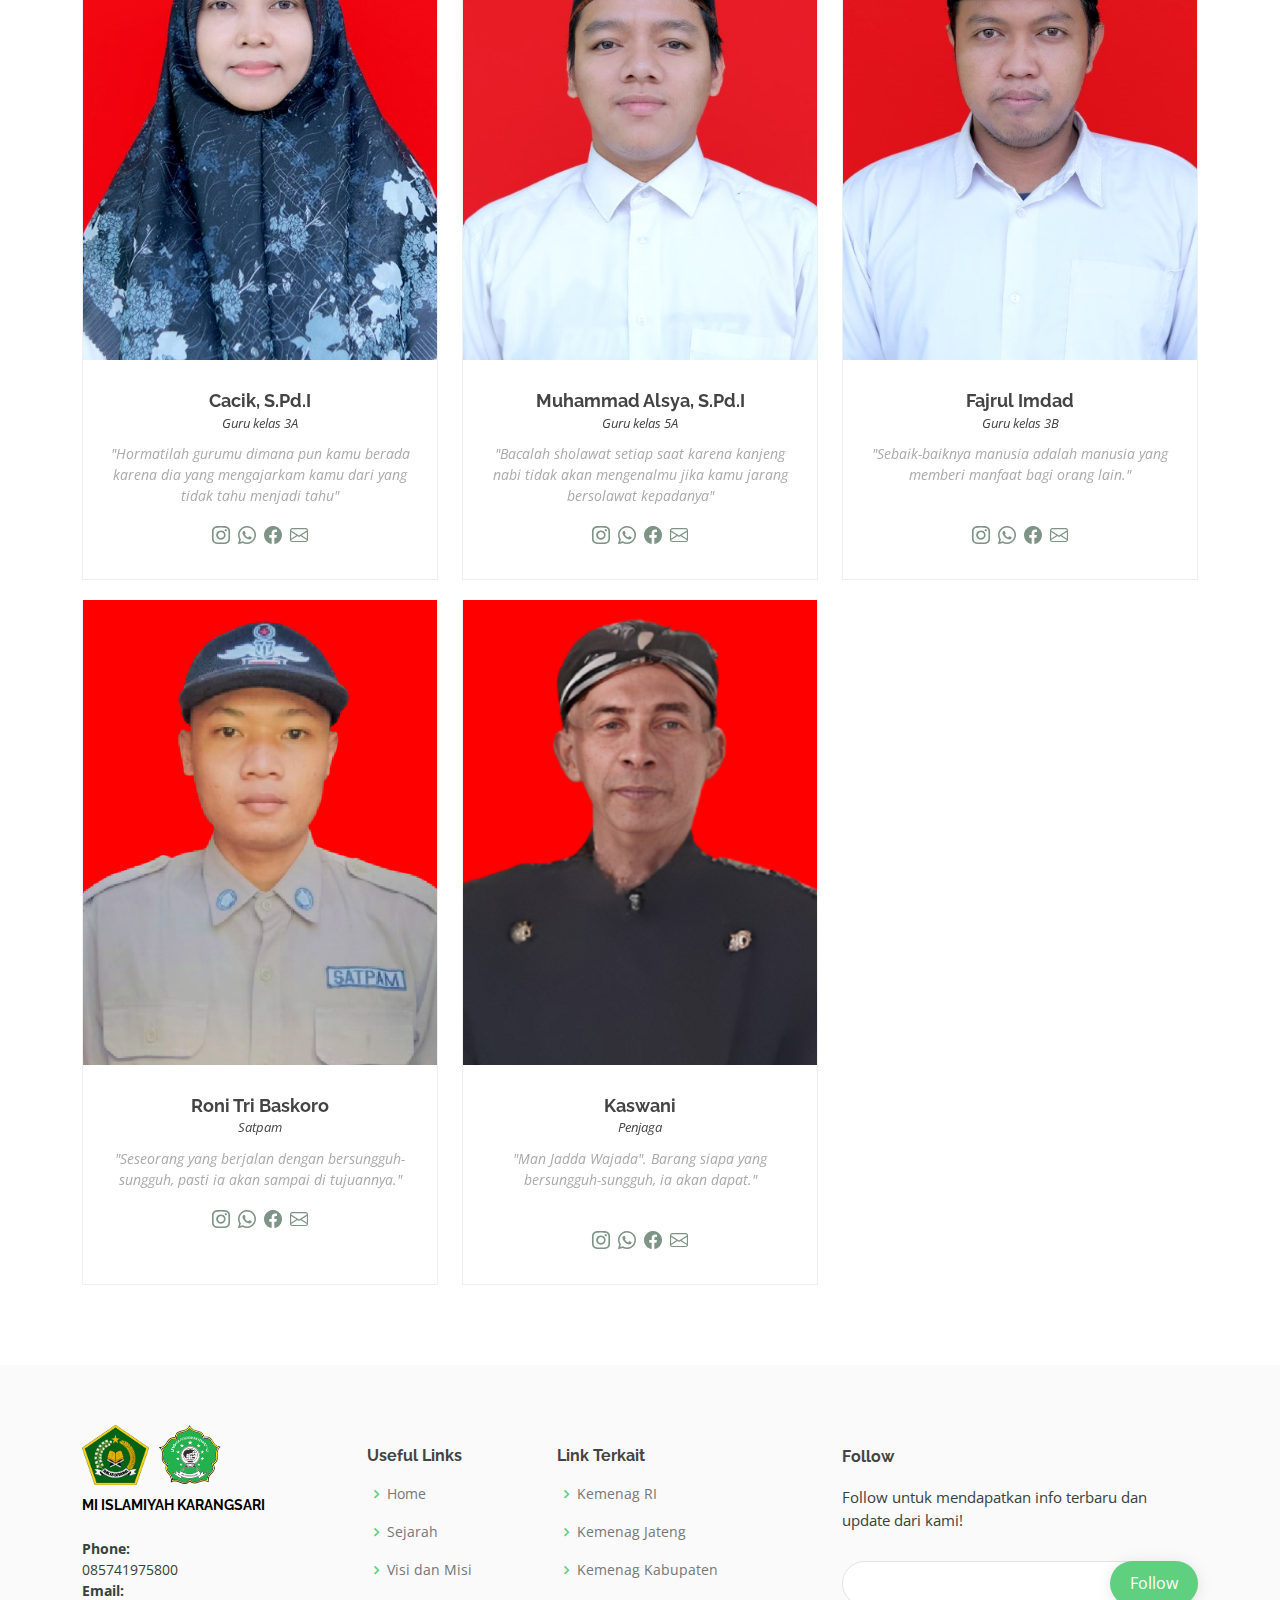
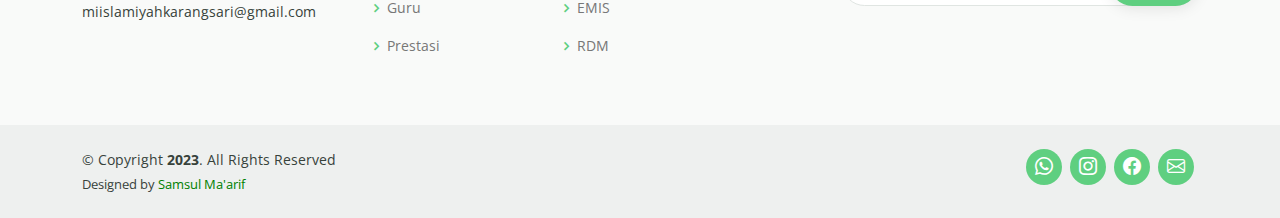
<file: guru.html>
<!DOCTYPE html>
<html lang="en">

<head>
  <meta charset="utf-8">
  <meta content="width=device-width, initial-scale=1.0" name="viewport">

  <title>MI ISLAMIYAH KARANGSARI</title>
  <meta content="" name="description">
  <meta content="" name="keywords">

  <!-- Favicons -->
  <link href="assets/img/Logo MI Islamiyah Karangsari.png" rel="icon">
  <link href="assets/img/apple-touch-icon.png" rel="apple-touch-icon">

  <!-- Google Fonts -->
  <link href="https://fonts.googleapis.com/css?family=Open+Sans:300,300i,400,400i,600,600i,700,700i|Raleway:300,300i,400,400i,500,500i,600,600i,700,700i|Poppins:300,300i,400,400i,500,500i,600,600i,700,700i" rel="stylesheet">

  <!-- Vendor CSS Files -->
  <link href="assets/vendor/animate.css/animate.min.css" rel="stylesheet">
  <link href="assets/vendor/aos/aos.css" rel="stylesheet">
  <link href="assets/vendor/bootstrap/css/bootstrap.min.css" rel="stylesheet">
  <link href="assets/vendor/bootstrap-icons/bootstrap-icons.css" rel="stylesheet">
  <link href="assets/vendor/boxicons/css/boxicons.min.css" rel="stylesheet">
  <link href="assets/vendor/remixicon/remixicon.css" rel="stylesheet">
  <link href="assets/vendor/swiper/swiper-bundle.min.css" rel="stylesheet">

  <!-- Template Main CSS File -->
  <link href="assets/css/style.css" rel="stylesheet">
  
</head>

<body>

  <!-- ======= Header ======= -->
  <header id="header" class="fixed-top">
    <div class="container d-flex align-items-center">

      <a href="index.html"><img src="assets/img/Logo MI Islamiyah Karangsari.png" width="50"> <font color="black"><b>MI ISLAMIYAH KARANGSARI</b></font> </a>
      <!-- Uncomment below if you prefer to use an image logo -->
      <!-- <a href="index.html" class="logo me-auto"><img src="assets/img/logo.png" alt="" class="img-fluid"></a>-->

      <nav id="navbar" class="navbar order-last order-lg-0">
        <ul>
          <li><a href="index.html">HOME</a></li>
          <li class="dropdown"><a href="#"><span>TENTANG KAMI</span> <i class="bi bi-chevron-down"></i></a>
            <ul>
              <li><a href="profil madrasah.html">Profil Madrasah</a></li> 
              <li><a href="visi&misi.html">Visi Dan Misi</a></li>
            </ul>
          </li>
          <li><a class="active" a href="guru.html">GURU</a></li>
          <li> <a href="informasi.html">INFORMASI</a></li>
          <li><a href="fasilitas.html">FASILITAS</a></li>

          <li class="dropdown"><a href="#"><span>AKADEMIK</span> <i class="bi bi-chevron-down"></i></a>
            <ul>
              <li><a href="prestasi.html">Prestasi</a></li>
              <li><a href="ekstrakurikuler.html">Ekstrakurikuler</a></li>
              <li><a href="galeri.html">Galeri</a></li
            </ul>
        <i class="bi bi-list mobile-nav-toggle"></i>
      </nav><!-- .navbar -->

      <a  href="hubungikami.html" class="get-started-btn">HUBUNGI KAMI</a>

    </div>
  </header><!-- End Header -->
  
  <main id="main" data-aos="fade-in">
  
    <!-- ======= Breadcrumbs ======= -->
    <div class="breadcrumbs">
      <div class="container">
        <h2><b>GURU DAN STAF <br>MI ISLAMIYAH KARANGSARI</b></h2>
      </div>
    </div><!-- End Breadcrumbs -->

    <!-- ======= Trainers Section ======= -->
    <section id="trainers" class="trainers">
      <div class="container" data-aos="fade-up">

        <div class="row" data-aos="zoom-in" data-aos-delay="100">
          <div class="col-lg-4 col-md-6 d-flex align-items-stretch">
            <div class="member">
              <img src="assets/img/guru/kepala madrasah.jpg"491" height="661" class="img-fluid" alt="">
              <div class="member-content">
                <h4>Zulfiana, S.Pd.I</h4>
                <span>Kepala Madrasah</span>
                <p>
                  "Rahasia kebahagiaan itu ada dalam 3 hal: Bersabar, bersyukur dan ikhlas."
                </p>
                <div class="social">
                  <a href="https://www.instagram.com/mii_karangsari/"><i class="bi bi-instagram"></i></a>
                  <a href="https://wa.me/+6285741975800"><i class="bi bi-whatsapp"></i></a>
                  <a href="https://web.facebook.com/mekar.kan/?locale=id_ID&_rdc=1&_rdr"><i class="bi bi-facebook"></i></a>
                  <a href="mailto:miislamiyahkarangsari@gmail.com"><i class="bi bi-envelope"></i></a>
                </div>
              </div>
            </div>
          </div>

          <div class="col-lg-4 col-md-6 d-flex align-items-stretch">
            <div class="member">
              <img src="assets/img/guru/bu ida.jpg "  class="img-fluid" alt="">
              <div class="member-content">
                <h4>Ida Sofiyati, S.Pd.I</h4>
                <span>Guru kelas 4A</span>
                <p>
                  "Dan barang siapa bertawakal kepada Allah, niscaya Allah akan mencukupkan keperluannya."
                </p>
                <div class="social">
                  <a href="https://www.instagram.com/mii_karangsari/"><i class="bi bi-instagram"></i></a>
                  <a href="https://wa.me/+6285741975800"><i class="bi bi-whatsapp"></i></a>
                  <a href="https://web.facebook.com/mekar.kan/?locale=id_ID&_rdc=1&_rdr"><i class="bi bi-facebook"></i></a>
                  <a href="mailto:miislamiyahkarangsari@gmail.com"><i class="bi bi-envelope"></i></a>
                </div>
              </div>
            </div>
          </div>

          <div class="col-lg-4 col-md-6 d-flex align-items-stretch">
            <div class="member">
              <img src="assets/img/guru/pak rohman.jpg" class="img-fluid" alt="">
              <div class="member-content">
                <h4>Fathurohman, S.Pd.I </h4>
                <span>Guru kelas 6B</span>
                <p>
                  "Jadikan kegagalanmu sebagai batu loncatan untuk bisa menggapai hal yang lebih tinggi."
                </p>
                <div class="social">
                  <a href="https://www.instagram.com/mii_karangsari/"><i class="bi bi-instagram"></i></a>
                  <a href="https://wa.me/+6285741975800"><i class="bi bi-whatsapp"></i></a>
                  <a href="https://web.facebook.com/mekar.kan/?locale=id_ID&_rdc=1&_rdr"><i class="bi bi-facebook"></i></a>
                  <a href="mailto:miislamiyahkarangsari@gmail.com"><i class="bi bi-envelope"></i></a>
              </div>
              </div>
            </div>
          </div>

          <div class="col-lg-4 col-md-6 d-flex align-items-stretch">
            <div class="member">
              <img src="assets/img/guru/pak idos.jpg" class="img-fluid" alt="">
              <div class="member-content">
                <h4>Shohibul Firdaus, S.Pd. </h4>
                <span>Guru kelas 6A</span>
              <p>
                "Jangan merasa bahwa rencanamu paling hebat karena sehebat apa pun rencanamu, jika menurut Allah itu tidak baik, Allah tidak akan merestui."
              </p>
              <div class="social">
                <a href="https://www.instagram.com/mii_karangsari/"><i class="bi bi-instagram"></i></a>
                <a href="https://wa.me/+6285741975800"><i class="bi bi-whatsapp"></i></a>
                <a href="https://web.facebook.com/mekar.kan/?locale=id_ID&_rdc=1&_rdr"><i class="bi bi-facebook"></i></a>
                <a href="mailto:miislamiyahkarangsari@gmail.com"><i class="bi bi-envelope"></i></a>
                </div>
              </div>
            </div>
            </div>

          <div class="col-lg-4 col-md-6 d-flex align-items-stretch">
            <div class="member">
              <img src="assets/img/guru/bu ris.jpg" class="img-fluid" alt="">
              <div class="member-content">
                <h4>Ris Khasanah, S.Pd</h4>
                <span>Guru kelas 1A</span>
                <p>
                  "Sesungguhnya bersama kesulitan ada kemudahan."
                  <br>
                  <br>
                </p>
                <div class="social">
                  <a href="https://www.instagram.com/mii_karangsari/"><i class="bi bi-instagram"></i></a>
                  <a href="https://wa.me/+6285741975800"><i class="bi bi-whatsapp"></i></a>
                  <a href="https://web.facebook.com/mekar.kan/?locale=id_ID&_rdc=1&_rdr"><i class="bi bi-facebook"></i></a>
                  <a href="mailto:miislamiyahkarangsari@gmail.com"><i class="bi bi-envelope"></i></a>
                </div>
              </div>
            </div>
          </div>

          <div class="col-lg-4 col-md-6 d-flex align-items-stretch">
            <div class="member">
              <img src="assets/img/guru/bu uul.jpg" class="img-fluid" alt="">
              <div class="member-content">
                <h4>Atiul Khusna, S.Pd.I</h4>
                <span>Guru kelas 2A</span>
                <p>
                  "Cobalah untuk selalu mensyukuri segala nikmat dan karunia yang telah Allah berikan kepadamu hari ini."
                </p>
                <div class="social">
                  <a href="https://www.instagram.com/mii_karangsari/"><i class="bi bi-instagram"></i></a>
                  <a href="https://wa.me/+6285741975800"><i class="bi bi-whatsapp"></i></a>
                  <a href="https://web.facebook.com/mekar.kan/?locale=id_ID&_rdc=1&_rdr"><i class="bi bi-facebook"></i></a>
                  <a href="mailto:miislamiyahkarangsari@gmail.com"><i class="bi bi-envelope"></i></a>
                </div>
              </div>
            </div>
          </div>

          <div class="col-lg-4 col-md-6 d-flex align-items-stretch">
            <div class="member">
              <img src="assets/img/guru/bu afi.jpg" class="img-fluid" alt="">
              <div class="member-content">
                <h4>Nurul Khafifah, S.Pd.</h4>
                <span> Guru kelas 5B
                </span>
                <p>
                  "Bersyukur, karena itu lebih baik daripada kamu terus saja mengeluh karena apa yang kamu ingin belum kau dapatkan."
                </p>
                <div class="social">
                  <a href="https://www.instagram.com/mii_karangsari/"><i class="bi bi-instagram"></i></a>
                  <a href="https://wa.me/+6285741975800"><i class="bi bi-whatsapp"></i></a>
                  <a href="https://web.facebook.com/mekar.kan/?locale=id_ID&_rdc=1&_rdr"><i class="bi bi-facebook"></i></a>
                  <a href="mailto:miislamiyahkarangsari@gmail.com"><i class="bi bi-envelope"></i></a>
                </div>
              </div>
            </div>
          </div>

          <div class="col-lg-4 col-md-6 d-flex align-items-stretch">
            <div class="member">
              <img src="assets/img/guru/Pak Ris .png" class="img-fluid" alt="">
              <div class="member-content">
                <h4>Riskiyono,S.Pd.I</h4>
                <span>Guru Pjok</span>
                <p>
                  "Sebanyak apa pun aktivitasmu jangan lupa olahraga pagi agar tubuh selalu sehat"
                  <br>
                  <br>
                </p>
                <div class="social">
                  <a href="https://www.instagram.com/mii_karangsari/"><i class="bi bi-instagram"></i></a>
                  <a href="https://wa.me/+6285741975800"><i class="bi bi-whatsapp"></i></a>
                  <a href="https://web.facebook.com/mekar.kan/?locale=id_ID&_rdc=1&_rdr"><i class="bi bi-facebook"></i></a>
                  <a href="mailto:miislamiyahkarangsari@gmail.com"><i class="bi bi-envelope"></i></a>
                </div>
              </div>
            </div>
          </div>

          <div class="col-lg-4 col-md-6 d-flex align-items-stretch">
            <div class="member">
              <img src="assets/img/guru/pak ivan.jpg" class="img-fluid" alt="">
              <div class="member-content">
                <h4>Ivan Arifudin, S.Pd.I</h4>
                <span>Guru kelas 4B</span>
                <p>
                  "Masa depan itu tergantung pada apa yang kita lakukan hari ini." 
                  <br>
                  <br>
                </p>
                <div class="social">
                  <a href="https://www.instagram.com/mii_karangsari/"><i class="bi bi-instagram"></i></a>
                  <a href="https://wa.me/+6285741975800"><i class="bi bi-whatsapp"></i></a>
                  <a href="https://web.facebook.com/mekar.kan/?locale=id_ID&_rdc=1&_rdr"><i class="bi bi-facebook"></i></a>
                  <a href="mailto:miislamiyahkarangsari@gmail.com"><i class="bi bi-envelope"></i></a>
              </div>
            </div>
          </div>
          </div>

          <div class="col-lg-4 col-md-6 d-flex align-items-stretch">
            <div class="member">
              <img src="assets/img/guru/bu ela.jpg" class="img-fluid" alt="">
              <div class="member-content">
                <h4>Nur Mafela Arissatul Faizah, S.Pd</h4>
                <span>Guru kelas 2B</span>
                <p>
                  "Banyak orang yang tidak bertindak karena takut gagal, padahal tidak bertindak adalah kegagalan yang jelas sudah terjadi."
                </p>
                <div class="social">
                  <a href="https://www.instagram.com/mii_karangsari/"><i class="bi bi-instagram"></i></a>
                  <a href="https://wa.me/+6285741975800"><i class="bi bi-whatsapp"></i></a>
                  <a href="https://web.facebook.com/mekar.kan/?locale=id_ID&_rdc=1&_rdr"><i class="bi bi-facebook"></i></a>
                  <a href="mailto:miislamiyahkarangsari@gmail.com"><i class="bi bi-envelope"></i></a>
                </div>
              </div>
            </div>
          </div>

          <div class="col-lg-4 col-md-6 d-flex align-items-stretch">
            <div class="member">
              <img src="assets/img/guru/bu sari.jpg" class="img-fluid" alt="">
              <div class="member-content">
                <h4>Syarifatul Muniroh, S.Pd.I</h4>
                <span>Guru kelas 1A</span>
                <p>
                  "Berbaktilah kepada kepada kedua orang tuamu niscaya keberkahan selalu menyertaimu"
                  <br>
                  <br>
                </p>
                <div class="social">
                  <a href="https://www.instagram.com/mii_karangsari/"><i class="bi bi-instagram"></i></a>
                  <a href="https://wa.me/+6285741975800"><i class="bi bi-whatsapp"></i></a>
                  <a href="https://web.facebook.com/mekar.kan/?locale=id_ID&_rdc=1&_rdr"><i class="bi bi-facebook"></i></a>
                  <a href="mailto:miislamiyahkarangsari@gmail.com"><i class="bi bi-envelope"></i></a>
                </div>
              </div>
            </div>
          </div>

          <div class="col-lg-4 col-md-6 d-flex align-items-stretch">
            <div class="member">
              <img src="assets/img/guru/Maulida Khasanah, S.Pd.I.jpg" class="img-fluid" alt="">
              <div class="member-content">
                <h4>Maulida Khasanah, S.Pd.I </h4>
                <span>Guru kelas 1B</span>
                <p>
                 "Bacalah alquran setiap saat niscaya kelak alquran akan menjadi penolongmu diakhirat nanti"
                 <br>
                </p>
                <div class="social">
                  <a href="https://www.instagram.com/mii_karangsari/"><i class="bi bi-instagram"></i></a>
                  <a href="https://wa.me/+6285741975800"><i class="bi bi-whatsapp"></i></a>
                  <a href="https://web.facebook.com/mekar.kan/?locale=id_ID&_rdc=1&_rdr"><i class="bi bi-facebook"></i></a>
                  <a href="mailto:miislamiyahkarangsari@gmail.com"><i class="bi bi-envelope"></i></a>
                </div>
              </div>
            </div>
          </div>

          <div class="col-lg-4 col-md-6 d-flex align-items-stretch">
            <div class="member">
              <img src="assets/img/guru/bu cacik.jpg" class="img-fluid" alt="">
              <div class="member-content">
                <h4>Cacik, S.Pd.I</h4>
                <span>Guru kelas 3A</span>
                <p>
                  "Hormatilah gurumu dimana pun kamu berada karena dia yang mengajarkam kamu dari yang tidak tahu menjadi tahu"
                </p>
                <div class="social">
                  <a href="https://www.instagram.com/mii_karangsari/"><i class="bi bi-instagram"></i></a>
                  <a href="https://wa.me/+6285741975800"><i class="bi bi-whatsapp"></i></a>
                  <a href="https://web.facebook.com/mekar.kan/?locale=id_ID&_rdc=1&_rdr"><i class="bi bi-facebook"></i></a>
                  <a href="mailto:miislamiyahkarangsari@gmail.com"><i class="bi bi-envelope"></i></a>
              </div>
            </div>
          </div>
        </div>

          <div class="col-lg-4 col-md-6 d-flex align-items-stretch">
            <div class="member">
              <img src="assets/img/guru/pak alsya.jpg" class="img-fluid" alt="">
              <div class="member-content">
                <h4>Muhammad Alsya, S.Pd.I</h4>
                <span>Guru kelas 5A</span>
                <p>
                  "Bacalah sholawat setiap saat karena kanjeng nabi tidak akan mengenalmu jika kamu jarang bersolawat kepadanya"
                </p>
                <div class="social">
                  <a href="https://www.instagram.com/mii_karangsari/"><i class="bi bi-instagram"></i></a>
                  <a href="https://wa.me/+6285741975800"><i class="bi bi-whatsapp"></i></a>
                  <a href="https://web.facebook.com/mekar.kan/?locale=id_ID&_rdc=1&_rdr"><i class="bi bi-facebook"></i></a>
                  <a href="mailto:miislamiyahkarangsari@gmail.com"><i class="bi bi-envelope"></i></a>
                </div>
              </div>
            </div>
          </div>

          <div class="col-lg-4 col-md-6 d-flex align-items-stretch">
            <div class="member">
              <img src="assets/img/guru/pak imdad.jpg" class="img-fluid" alt="">
              <div class="member-content">
                <h4>Fajrul Imdad</h4>
                <span>Guru kelas 3B</span>
                <p>
                  "Sebaik-baiknya manusia adalah manusia yang memberi manfaat bagi orang lain."
                  <br>
                  <br>
                </p>
                <div class="social">
                  <a href="https://www.instagram.com/mii_karangsari/"><i class="bi bi-instagram"></i></a>
                  <a href="https://wa.me/+6285741975800"><i class="bi bi-whatsapp"></i></a>
                  <a href="https://web.facebook.com/mekar.kan/?locale=id_ID&_rdc=1&_rdr"><i class="bi bi-facebook"></i></a>
                  <a href="mailto:miislamiyahkarangsari@gmail.com"><i class="bi bi-envelope"></i></a>
                </div>
              </div>
            </div>
          </div>

          <div class="col-lg-4 col-md-6 d-flex align-items-stretch">
            <div class="member">
              <img src="assets/img/guru/Roni.png" class="img-fluid" alt="">
              <div class="member-content">
                <h4>Roni Tri Baskoro</h4>
                <span>Satpam</span>
                <p>
                  "Seseorang yang berjalan dengan bersungguh-sungguh, pasti ia akan sampai di tujuannya."
                </p>
                <div class="social">
                  <a href="https://www.instagram.com/mii_karangsari/"><i class="bi bi-instagram"></i></a>
                  <a href="https://wa.me/+6285741975800"><i class="bi bi-whatsapp"></i></a>
                  <a href="https://web.facebook.com/mekar.kan/?locale=id_ID&_rdc=1&_rdr"><i class="bi bi-facebook"></i></a>
                  <a href="mailto:miislamiyahkarangsari@gmail.com"><i class="bi bi-envelope"></i></a>
              </div>
            </div>
          </div>
          </div>

          <div class="col-lg-4 col-md-6 d-flex align-items-stretch">
            <div class="member">
              <img src="assets/img/guru/Pak Kaswani.png" class="img-fluid" alt="">
              <div class="member-content">
                <h4>Kaswani</h4>
                <span>Penjaga</span>
                <p>
                  "Man Jadda Wajada". Barang siapa yang bersungguh-sungguh, ia akan dapat."
                  <br>
                  <br>
                </p>
                <div class="social">
                  <a href="https://www.instagram.com/mii_karangsari/"><i class="bi bi-instagram"></i></a>
                  <a href="https://wa.me/+6285741975800"><i class="bi bi-whatsapp"></i></a>
                  <a href="https://web.facebook.com/mekar.kan/?locale=id_ID&_rdc=1&_rdr"><i class="bi bi-facebook"></i></a>
                  <a href="mailto:miislamiyahkarangsari@gmail.com"><i class="bi bi-envelope"></i></a>
                </div>
              </div>
            </div>
          </div>

  </div>
      </div>
    </section><!-- End Trainers Section -->

  </main><!-- End #main -->

  <!-- ======= Footer ======= -->
  <footer id="footer">

    <div class="footer-top">
      <div class="container">
        <div class="row">

          <div class="col-lg-3 col-md-6 footer-contact">
            <a href="index.html">
              <h3>
                <img src="assets/img/Kementerian_Agama_new_logo.png" width="67px">&nbsp;<img src="assets/img/Logo MI Islamiyah Karangsari.png" width="67px">&nbsp;              
              </h3>
              <p>
              <b><font color="black">MI ISLAMIYAH KARANGSARI</font></b>
              </p>
            </a>
            <br>
              <strong>Phone:</strong> <br>085741975800<br>
              <strong>Email:</strong> miislamiyahkarangsari@gmail.com
          </div>

          <div class="col-lg-2 col-md-6 footer-links">
            <br>
            <h4>Useful Links</h4>
            <ul>
              <li><i class="bx bx-chevron-right"></i> <a href="index.html">Home</a></li>
              <li><i class="bx bx-chevron-right"></i> <a href="sejarah.html">Sejarah</a></li>
              <li><i class="bx bx-chevron-right"></i> <a href="visi&misi.html">Visi dan Misi</a></li>
              <li><i class="bx bx-chevron-right"></i> <a href="guru.html">Guru</a></li>
              <li><i class="bx bx-chevron-right"></i> <a href="prestasi.html">Prestasi</a></li>
            </ul>
          </div>

          <div class="col-lg-3 col-md-6 footer-links">
            <br>
            <h4>Link Terkait</h4>
            <ul>
              <li><i class="bx bx-chevron-right"></i> <a href="https://www.kemenag.go.id">Kemenag RI</a></li>
              <li><i class="bx bx-chevron-right"></i> <a href="https://jateng.kemenag.go.id">Kemenag Jateng</a></li>
              <li><i class="bx bx-chevron-right"></i> <a href="https://prepair.kemenag.go.id">Kemenag Kabupaten</a></li>
              <li><i class="bx bx-chevron-right"></i> <a href="https://emis.kemenag.go.id">EMIS</a></li>
              <li><i class="bx bx-chevron-right"></i> <a href="https://rdm.kemenag.go.id/#/beranda">RDM</a></li>
            </ul>
          </div>

          <div class="col-lg-4 col-md-6 footer-newsletter">
            <br>
            <h4>Follow</h4>
            <p>Follow untuk mendapatkan info terbaru dan update dari kami!</p>
            <form action="" method="post">
              <input type="email" name="email"><input type="submit" value="Follow">
            </form>
          </div>

        </div>
      </div>
    </div>

    <div class="container d-md-flex py-4">

      <div class="me-md-auto text-center text-md-start">
        <div class="copyright">
          &copy; Copyright <strong><span>2023</span></strong>. All Rights Reserved
        </div>
        <div class="credits">
          Designed by <font color="green">Samsul Ma'arif</a></font>
        </div>
      </div>
      <div class="social-links text-center text-md-right pt-3 pt-md-0">
        <a href="https://wa.me/+6285741975800"><i class="bi bi-whatsapp"></i></a>
        <a href="https://www.instagram.com/mii_karangsari/"><i class="bi bi-instagram"></i></a>
        <a href="https://web.facebook.com/mekar.kan/?locale=id_ID&_rdc=1&_rdr"><i class="bi bi-facebook"></i></a>
        <a href="mailto:miislamiyahkarangsari@gmail.com"><i class="bi bi-envelope"></i></a>
    </div>
  </footer><!-- End Footer -->


  <div id="preloader"></div>
  <a href="#" class="back-to-top d-flex align-items-center justify-content-center"><i class="bi bi-arrow-up-short"></i></a>

  <!-- Vendor JS Files -->
  <script src="assets/vendor/purecounter/purecounter_vanilla.js"></script>
  <script src="assets/vendor/aos/aos.js"></script>
  <script src="assets/vendor/bootstrap/js/bootstrap.bundle.min.js"></script>
  <script src="assets/vendor/swiper/swiper-bundle.min.js"></script>
  <script src="assets/vendor/php-email-form/validate.js"></script>

  <!-- Template Main JS File -->
  <script src="assets/js/main.js"></script>

</body>

</html>
</file>
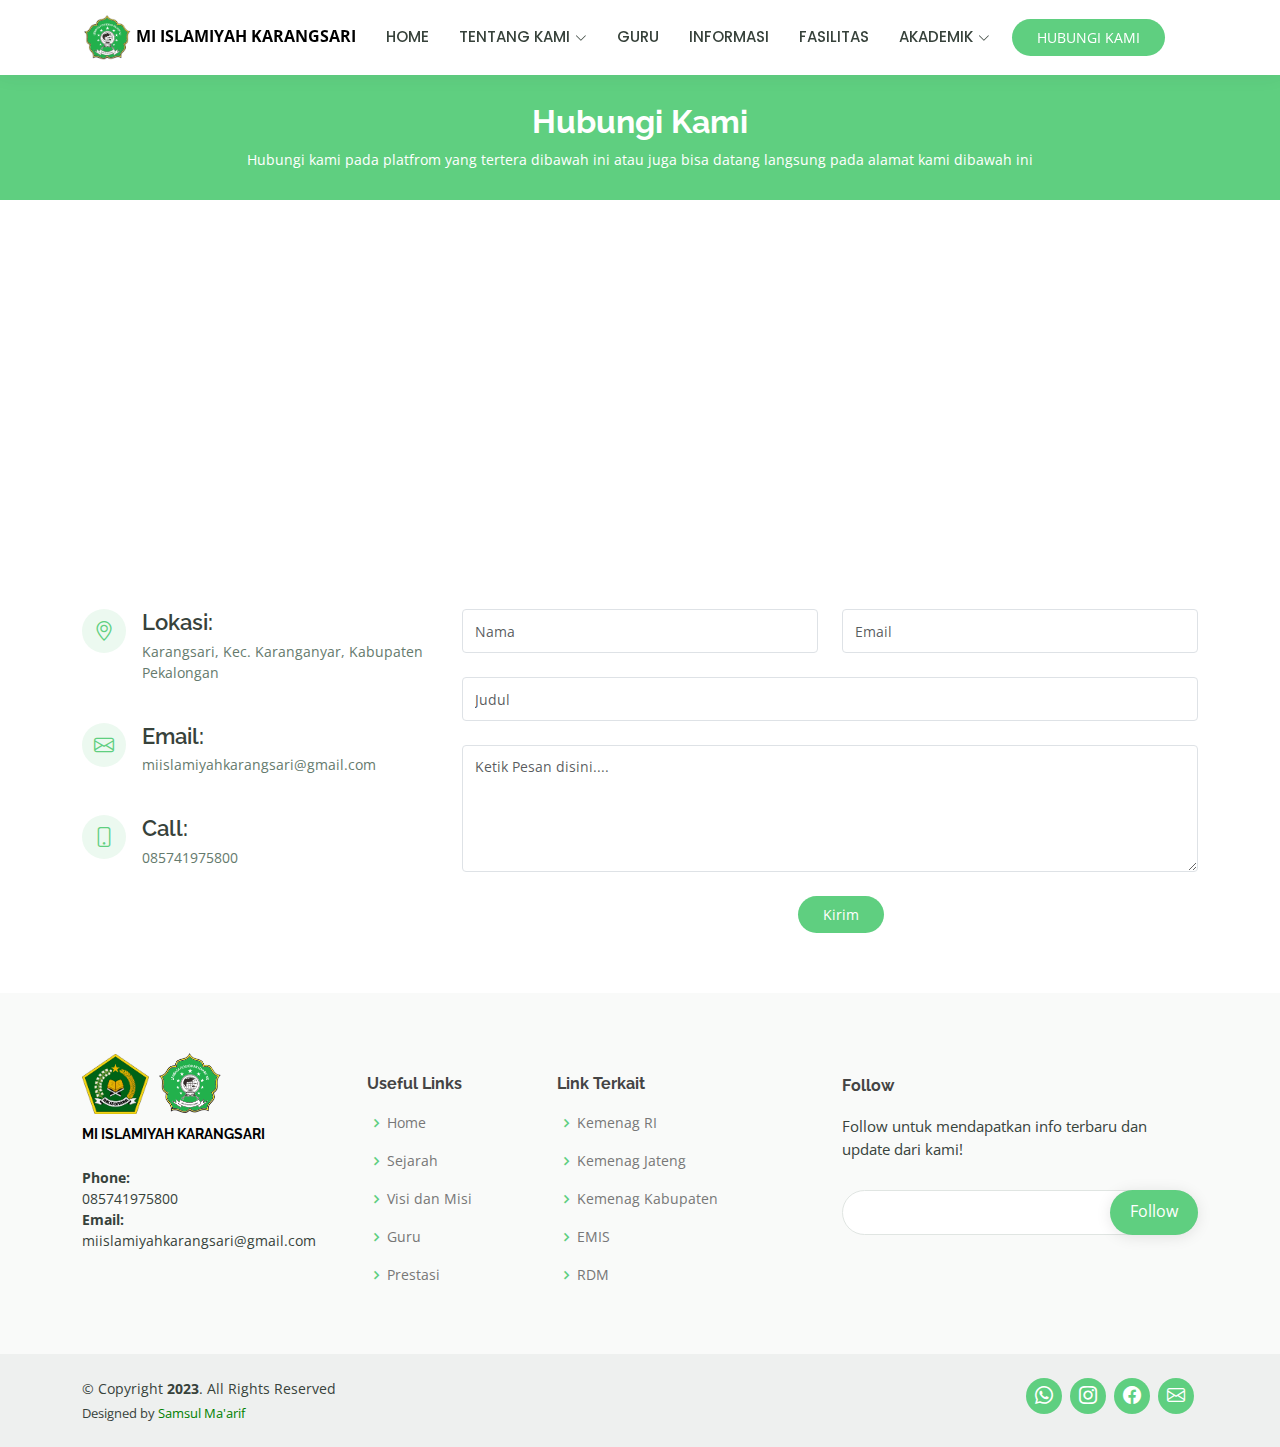
<file: hubungikami.html>
<!DOCTYPE html>
<html lang="en">

<head>
  <meta charset="utf-8">
  <meta content="width=device-width, initial-scale=1.0" name="viewport">

  <title>MI ISLAMIYAH KARANGSARI</title>
  <meta content="" name="description">
  <meta content="" name="keywords">

  <!-- Favicons -->
  <link href="assets/img/Logo MI Islamiyah Karangsari.png" rel="icon">
  <link href="assets/img/apple-touch-icon.png" rel="apple-touch-icon">

  <!-- Google Fonts -->
  <link href="https://fonts.googleapis.com/css?family=Open+Sans:300,300i,400,400i,600,600i,700,700i|Raleway:300,300i,400,400i,500,500i,600,600i,700,700i|Poppins:300,300i,400,400i,500,500i,600,600i,700,700i" rel="stylesheet">

  <!-- Vendor CSS Files -->
  <link href="assets/vendor/animate.css/animate.min.css" rel="stylesheet">
  <link href="assets/vendor/aos/aos.css" rel="stylesheet">
  <link href="assets/vendor/bootstrap/css/bootstrap.min.css" rel="stylesheet">
  <link href="assets/vendor/bootstrap-icons/bootstrap-icons.css" rel="stylesheet">
  <link href="assets/vendor/boxicons/css/boxicons.min.css" rel="stylesheet">
  <link href="assets/vendor/remixicon/remixicon.css" rel="stylesheet">
  <link href="assets/vendor/swiper/swiper-bundle.min.css" rel="stylesheet">

  <link href="assets/css/style.css" rel="stylesheet">

<body>

  <!-- ======= Header ======= -->
  <header id="header" class="fixed-top">
    <div class="container d-flex align-items-center">

      <a href="index.html"><img src="assets/img/Logo MI Islamiyah Karangsari.png" width="50"> <font color="black"><b>MI ISLAMIYAH KARANGSARI</b></font> </a>
      <!-- Uncomment below if you prefer to use an image logo -->
      <!-- <a href="index.html" class="logo me-auto"><img src="assets/img/logo.png" alt="" class="img-fluid"></a>-->

      <nav id="navbar" class="navbar order-last order-lg-0">
        <ul>
          <li><a href="index.html">HOME</a></li>
          <li class="dropdown"><a href="#"><span>TENTANG KAMI</span> <i class="bi bi-chevron-down"></i></a>
            <ul>
              <li><a href="profil madrasah.html">Profil Madrasah</a></li> 
              <li><a href="visi&misi.html">Visi Dan Misi</a></li>
            </ul>
          </li>
          <li><a href="guru.html">GURU</a></li>
          <li> <a href="informasi.html">INFORMASI</a></li>
          <li><a href="fasilitas.html">FASILITAS</a></li>

          <li class="dropdown"><a href="#"><span>AKADEMIK</span> <i class="bi bi-chevron-down"></i></a>
            <ul>
              <li><a href="prestasi.html">Prestasi</a></li>
              <li><a href="ekstrakurikuler.html">Ekstrakurikuler</a></li>
              <li><a href="galeri.html">Galeri</a></li
            </ul>
        <i class="bi bi-list mobile-nav-toggle"></i>
      </nav><!-- .navbar -->

      <a  href="hubungikami.html" class="get-started-btn">HUBUNGI KAMI</a>

    </div>
  </header><!-- End Header -->
  
  <main id="main" data-aos="fade-in">
  
    <!-- ======= Breadcrumbs ======= -->
    <div class="breadcrumbs" data-aos="fade-in">
      <div class="container">
        <h2><b>Hubungi Kami</b></h2>
        <p>Hubungi kami pada platfrom yang tertera dibawah ini atau juga bisa datang langsung pada alamat kami dibawah ini</p>
      </div>
    </div><!-- End Breadcrumbs -->

    <!-- ======= Contact Section ======= -->
    <section id="contact" class="contact">
      <div data-aos="fade-up">
        <iframe style="border:0; width: 100%; height: 350px;" src="https://www.google.com/maps/embed?pb=!1m14!1m8!1m3!1d15839.324164184893!2d109.6257247!3d-7.0291367!3m2!1i1024!2i768!4f13.1!3m3!1m2!1s0x2e701f72e45ef03f%3A0x81ae45f88bab56d0!2sMI%20Islamiyah%20Karangsari!5e0!3m2!1sid!2sid!4v1699922618588!5m2!1sid!2sid" frameborder="0" allowfullscreen></iframe>
      </div>

      <div class="container" data-aos="fade-up">

        <div class="row mt-5">

          <div class="col-lg-4">
            <div class="info">
              <div class="address">
                <i class="bi bi-geo-alt"></i>
                <h4>Lokasi:</h4>
                <p>Karangsari, Kec. Karanganyar, Kabupaten Pekalongan</p>
              </div>

              <div class="email">
                <i class="bi bi-envelope"></i>
                <h4>Email:</h4>
                <p>miislamiyahkarangsari@gmail.com</p>
              </div>

              <div class="phone">
                <i class="bi bi-phone"></i>
                <h4>Call:</h4>
                <p>085741975800</p>
              </div>

            </div>

          </div>

          <div class="col-lg-8 mt-5 mt-lg-0">

            <form action="forms/contact.php" method="post" role="form" class="php-email-form">
              <div class="row">
                <div class="col-md-6 form-group">
                  <input type="text" name="name" class="form-control" id="name" placeholder="Nama" required>
                </div>
                <div class="col-md-6 form-group mt-3 mt-md-0">
                  <input type="email" class="form-control" name="email" id="email" placeholder="Email" required>
                </div>
              </div>
              <div class="form-group mt-3">
                <input type="text" class="form-control" name="subject" id="subject" placeholder="Judul" required>
              </div>
              <div class="form-group mt-3">
                <textarea class="form-control" name="message" rows="5" placeholder="Ketik Pesan disini...." required></textarea>
              </div>
              <div class="my-3">
                <div class="loading">Loading</div>
                <div class="error-message"></div>
                <div class="sent-message">Your message has been sent. Thank you!</div>
              </div>
              <center><a  href="hubungikami.html" class="get-started-btn">Kirim</a></center>
            </form>

          </div>

        </div>

      </div>
    </section><!-- End Contact Section -->

  </main><!-- End #main -->

  <!-- ======= Footer ======= -->
  <footer id="footer">

    <div class="footer-top">
      <div class="container">
        <div class="row">

          <div class="col-lg-3 col-md-6 footer-contact">
            <a href="index.html">
              <h3>
                <img src="assets/img/Kementerian_Agama_new_logo.png" width="67px">&nbsp;<img src="assets/img/Logo MI Islamiyah Karangsari.png" width="67px">&nbsp;              
              </h3>
              <p>
              <b><font color="black">MI ISLAMIYAH KARANGSARI</font></b>
              </p>
            </a>
            <br>
              <strong>Phone:</strong> <br>085741975800<br>
              <strong>Email:</strong> miislamiyahkarangsari@gmail.com
          </div>

          <div class="col-lg-2 col-md-6 footer-links">
            <br>
            <h4>Useful Links</h4>
            <ul>
              <li><i class="bx bx-chevron-right"></i> <a href="index.html">Home</a></li>
              <li><i class="bx bx-chevron-right"></i> <a href="sejarah.html">Sejarah</a></li>
              <li><i class="bx bx-chevron-right"></i> <a href="visi&misi.html">Visi dan Misi</a></li>
              <li><i class="bx bx-chevron-right"></i> <a href="guru.html">Guru</a></li>
              <li><i class="bx bx-chevron-right"></i> <a href="prestasi.html">Prestasi</a></li>
            </ul>
          </div>

          <div class="col-lg-3 col-md-6 footer-links">
            <br>
            <h4>Link Terkait</h4>
            <ul>
              <li><i class="bx bx-chevron-right"></i> <a href="https://www.kemenag.go.id">Kemenag RI</a></li>
              <li><i class="bx bx-chevron-right"></i> <a href="https://jateng.kemenag.go.id">Kemenag Jateng</a></li>
              <li><i class="bx bx-chevron-right"></i> <a href="https://prepair.kemenag.go.id">Kemenag Kabupaten</a></li>
              <li><i class="bx bx-chevron-right"></i> <a href="https://emis.kemenag.go.id">EMIS</a></li>
              <li><i class="bx bx-chevron-right"></i> <a href="https://rdm.kemenag.go.id/#/beranda">RDM</a></li>
            </ul>
          </div>

          <div class="col-lg-4 col-md-6 footer-newsletter">
            <br>
            <h4>Follow</h4>
            <p>Follow untuk mendapatkan info terbaru dan update dari kami!</p>
            <form action="" method="post">
              <input type="email" name="email"><input type="submit" value="Follow">
            </form>
          </div>

        </div>
      </div>
    </div>

    <div class="container d-md-flex py-4">

      <div class="me-md-auto text-center text-md-start">
        <div class="copyright">
          &copy; Copyright <strong><span>2023</span></strong>. All Rights Reserved
        </div>
        <div class="credits">
          <!-- All the links in the footer should remain intact. -->
          <!-- You can delete the links only if you purchased the pro version. -->
          <!-- Licensing information: https://bootstrapmade.com/license/ -->
          <!-- Purchase the pro version with working PHP/AJAX contact form: https://bootstrapmade.com/mentor-free-education-bootstrap-theme/ -->
          Designed by <font color="green">Samsul Ma'arif</a></font>
        </div>
      </div>
      <div class="social-links text-center text-md-right pt-3 pt-md-0">
        <a href="https://wa.me/+6285741975800"><i class="bi bi-whatsapp"></i></a>
        <a href="https://www.instagram.com/mii_karangsari/"><i class="bi bi-instagram"></i></a>
        <a href="https://web.facebook.com/mekar.kan/?locale=id_ID&_rdc=1&_rdr"><i class="bi bi-facebook"></i></a>
        <a href="mailto:miislamiyahkarangsari@gmail.com"><i class="bi bi-envelope"></i></a>
    </div>
  </footer><!-- End Footer -->

  <div id="preloader"></div>
  <a href="#" class="back-to-top d-flex align-items-center justify-content-center"><i class="bi bi-arrow-up-short"></i></a>

  <!-- Vendor JS Files -->
  <script src="assets/vendor/purecounter/purecounter_vanilla.js"></script>
  <script src="assets/vendor/aos/aos.js"></script>
  <script src="assets/vendor/bootstrap/js/bootstrap.bundle.min.js"></script>
  <script src="assets/vendor/swiper/swiper-bundle.min.js"></script>
  <script src="assets/vendor/php-email-form/validate.js"></script>

  <!-- Template Main JS File -->
  <script src="assets/js/main.js"></script>

</body>

</html>
</file>
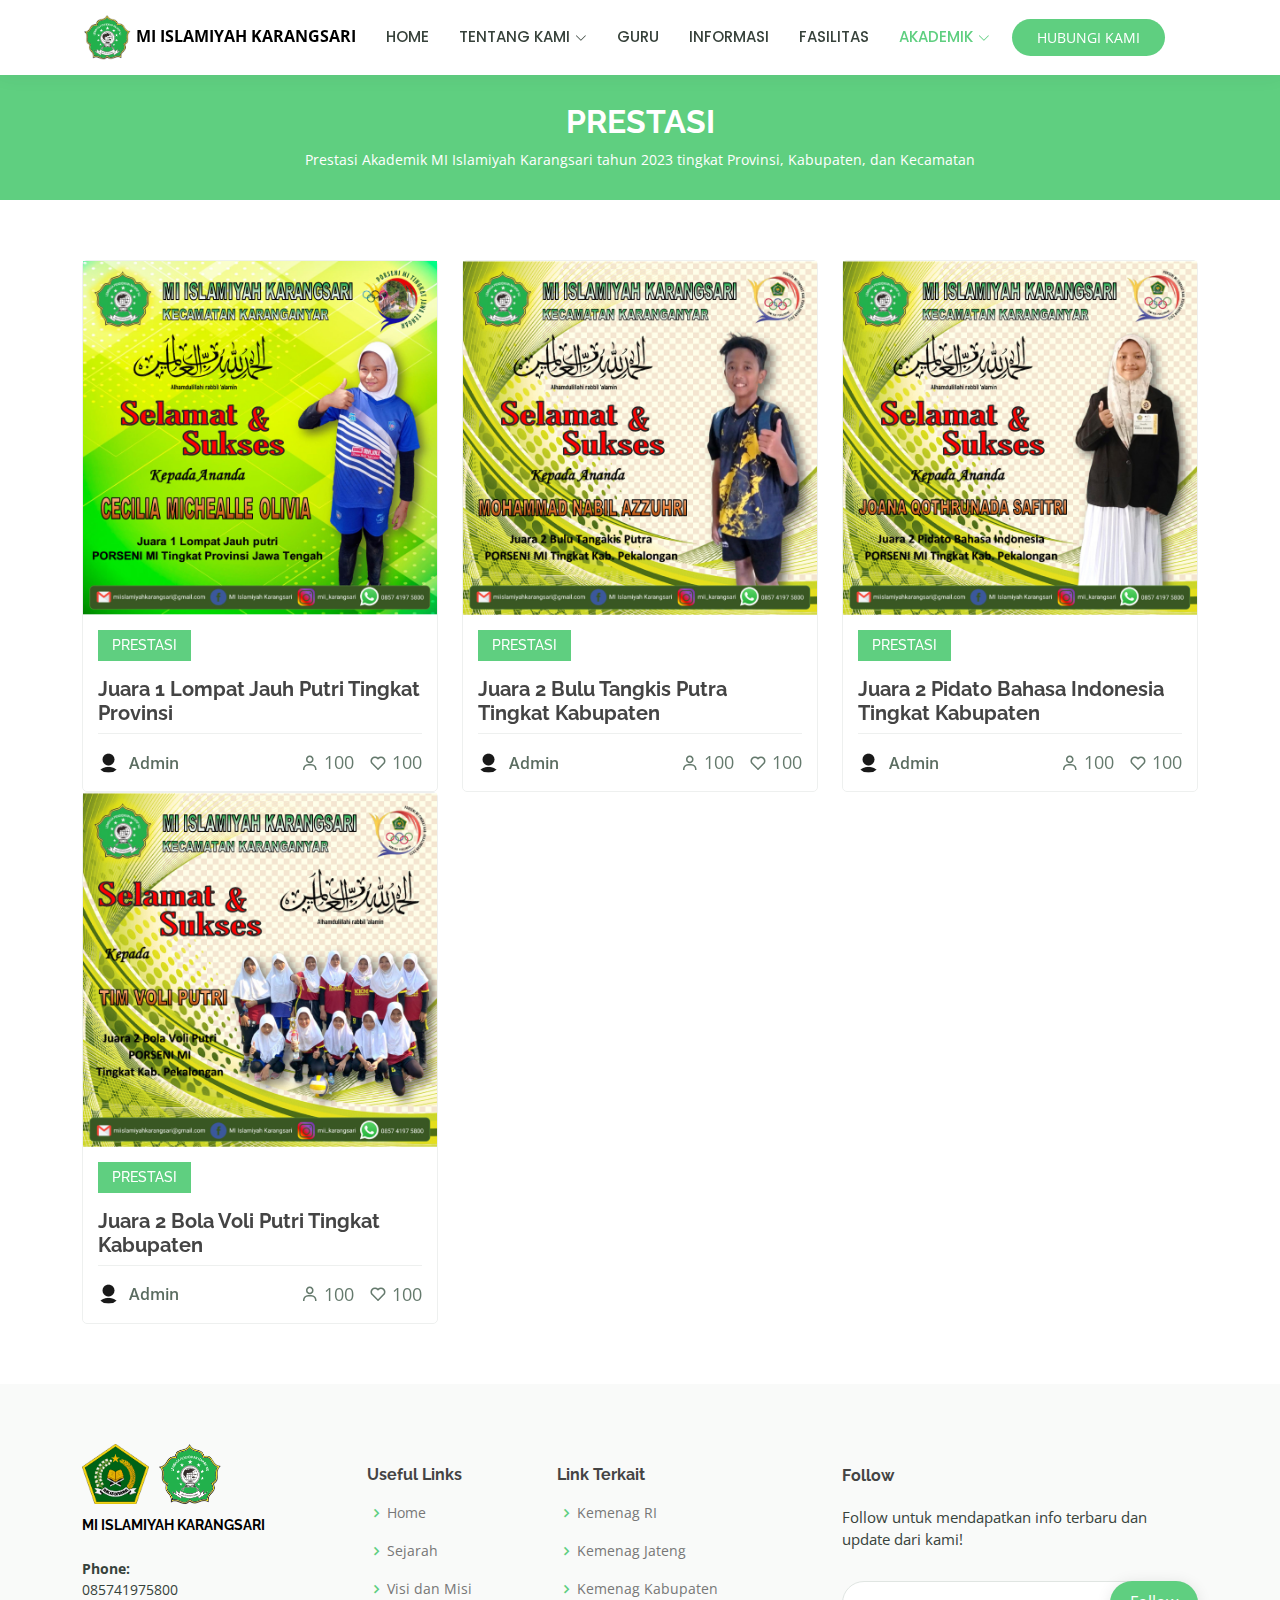
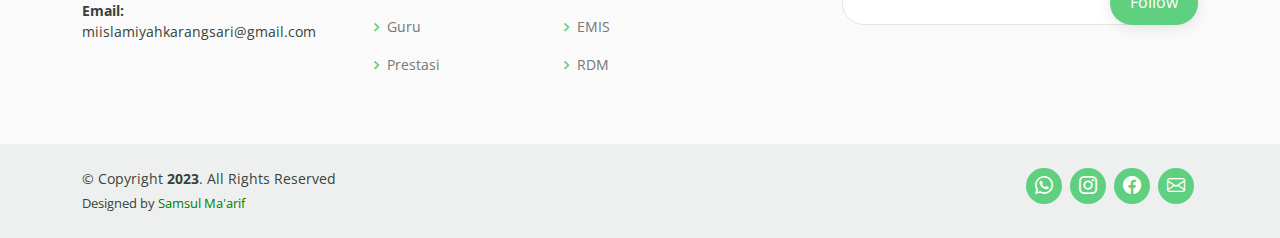
<file: prestasi.html>
<!DOCTYPE html>
<html lang="en">

<head>
  <meta charset="utf-8">
  <meta content="width=device-width, initial-scale=1.0" name="viewport">

  <title>MI ISLAMIYAH KARANGSARI</title>
  <meta content="" name="description">
  <meta content="" name="keywords">

  <!-- Favicons -->
  <link href="assets/img/Logo MI Islamiyah Karangsari.png" rel="icon">
  <link href="assets/img/apple-touch-icon.png" rel="apple-touch-icon">

  <!-- Google Fonts -->
  <link href="https://fonts.googleapis.com/css?family=Open+Sans:300,300i,400,400i,600,600i,700,700i|Raleway:300,300i,400,400i,500,500i,600,600i,700,700i|Poppins:300,300i,400,400i,500,500i,600,600i,700,700i" rel="stylesheet">

  <!-- Vendor CSS Files -->
  <link href="assets/vendor/animate.css/animate.min.css" rel="stylesheet">
  <link href="assets/vendor/aos/aos.css" rel="stylesheet">
  <link href="assets/vendor/bootstrap/css/bootstrap.min.css" rel="stylesheet">
  <link href="assets/vendor/bootstrap-icons/bootstrap-icons.css" rel="stylesheet">
  <link href="assets/vendor/boxicons/css/boxicons.min.css" rel="stylesheet">
  <link href="assets/vendor/remixicon/remixicon.css" rel="stylesheet">
  <link href="assets/vendor/swiper/swiper-bundle.min.css" rel="stylesheet">

  <!-- Template Main CSS File -->
  <link href="assets/css/style.css" rel="stylesheet">


</head>

<body>

  <!-- ======= Header ======= -->
  <header id="header" class="fixed-top">
    <div class="container d-flex align-items-center">

      <a href="index.html"><img src="assets/img/Logo MI Islamiyah Karangsari.png" width="50"> <font color="black"><b>MI ISLAMIYAH KARANGSARI</b></font> </a>
      <!-- Uncomment below if you prefer to use an image logo -->
      <!-- <a href="index.html" class="logo me-auto"><img src="assets/img/logo.png" alt="" class="img-fluid"></a>-->

      <nav id="navbar" class="navbar order-last order-lg-0">
        <ul>
          <li><a href="index.html">HOME</a></li>
          <li class="dropdown"><a href="#"><span>TENTANG KAMI</span> <i class="bi bi-chevron-down"></i></a>
            <ul>
              <li><a href="profil madrasah.html">Profil Madrasah</a></li> 
              <li><a href="visi&misi.html">Visi Dan Misi</a></li>
            </ul>
          </li>
          <li><a href="guru.html">GURU</a></li>
          <li> <a href="informasi.html">INFORMASI</a></li>
          <li><a href="fasilitas.html">FASILITAS</a></li>

          <li class="dropdown"><a class="active" a href="#"><span>AKADEMIK</span> <i class="bi bi-chevron-down"></i></a>
            <ul>
              <li><a class="active" a href="prestasi.html">Prestasi</a></li>
              <li><a href="ekstrakurikuler.html">Ekstrakurikuler</a></li>
              <li><a href="galeri.html">Galeri</a></li
            </ul>
        <i class="bi bi-list mobile-nav-toggle"></i>
      </nav><!-- .navbar -->

      <a  href="hubungikami.html" class="get-started-btn">HUBUNGI KAMI</a>

    </div>
  </header><!-- End Header -->
  
  <main id="main" data-aos="fade-in">
  
    <!-- ======= Breadcrumbs ======= -->
    <div class="breadcrumbs">
      <div class="container">
        <h2><b>PRESTASI</b></h2>
        <p>Prestasi Akademik MI Islamiyah Karangsari tahun 2023 tingkat Provinsi, Kabupaten, dan Kecamatan </p>
      </div>
    </div><!-- End Breadcrumbs -->

    <!-- ======= Courses Section ======= -->
    <section id="courses" class="courses">
      <div class="container" data-aos="fade-up">

        <div class="row" data-aos="zoom-in" data-aos-delay="100">

          <div class="col-lg-4 col-md-6 d-flex align-items-stretch">
            <div class="course-item">
              <img src="assets/img/prestasi 1.jpg" class="img-fluid" alt="...">
              <div class="course-content">
                <div class="d-flex justify-content-between align-items-center mb-3">
                  <h4>PRESTASI</h4>
                </div>

               <h3>Juara 1 Lompat Jauh Putri Tingkat Provinsi</h3>
                <div class="trainer d-flex justify-content-between align-items-center">
                  <div class="trainer-profile d-flex align-items-center">
                    <img src="assets/img/user.png" class="img-fluid" alt="">
                    <span>Admin</span>
                  </div>
                  <div class="trainer-rank d-flex align-items-center">
                    <i class="bx bx-user"></i>&nbsp;100
                    &nbsp;&nbsp;
                    <i class="bx bx-heart"></i>&nbsp;100
                  </div>
                </div>
              </div>
            </div>
          </div> <!-- End Course Item-->

          <div class="col-lg-4 col-md-6 d-flex align-items-stretch mt-4 mt-md-0">
            <div class="course-item">
              <img src="assets/img/prestasi2.jpg" class="img-fluid" alt="...">
              <div class="course-content">
                <div class="d-flex justify-content-between align-items-center mb-3">
                  <h4>PRESTASI</h4>
                </div>

                <h3>Juara 2 Bulu Tangkis Putra Tingkat Kabupaten</h3>
                <div class="trainer d-flex justify-content-between align-items-center">
                  <div class="trainer-profile d-flex align-items-center">
                    <img src="assets/img/user.png" class="img-fluid" alt="">
                    <span>Admin</span>
                  </div>
                  <div class="trainer-rank d-flex align-items-center">
                    <i class="bx bx-user"></i>&nbsp;100
                    &nbsp;&nbsp;
                    <i class="bx bx-heart"></i>&nbsp;100
                  </div>
                </div>
              </div>
            </div>
          </div> <!-- End Course Item-->

          <div class="col-lg-4 col-md-6 d-flex align-items-stretch mt-4 mt-lg-0">
            <div class="course-item">
              <img src="assets/img/prestasi3.jpg" class="img-fluid" alt="...">
              <div class="course-content">
                <div class="d-flex justify-content-between align-items-center mb-3">
                  <h4>PRESTASI</h4>
                </div>

                <h3>Juara 2 Pidato Bahasa Indonesia Tingkat Kabupaten</h3>
               
                <div class="trainer d-flex justify-content-between align-items-center">
                  <div class="trainer-profile d-flex align-items-center">
                    <img src="assets/img/user.png" class="img-fluid" alt="">
                    <span>Admin</span>
                  </div>
                  <div class="trainer-rank d-flex align-items-center">
                    <i class="bx bx-user"></i>&nbsp;100
                    &nbsp;&nbsp;
                    <i class="bx bx-heart"></i>&nbsp;100
                  </div>
                </div>
              </div>
            </div>
          </div> <!-- End Course Item-->

          <div class="col-lg-4 col-md-6 d-flex align-items-stretch mt-4 mt-md-0">
            <div class="course-item">
              <img src="assets/img/prestasi4.jpg" class="img-fluid" alt="...">
              <div class="course-content">
                <div class="d-flex justify-content-between align-items-center mb-3">
                  <h4>PRESTASI</h4>
                </div>

                <h3>Juara 2 Bola Voli Putri Tingkat Kabupaten</h3>
                <div class="trainer d-flex justify-content-between align-items-center">
                  <div class="trainer-profile d-flex align-items-center">
                    <img src="assets/img/user.png" class="img-fluid" alt="">
                    <span>Admin</span>
                  </div>
                  <div class="trainer-rank d-flex align-items-center">
                    <i class="bx bx-user"></i>&nbsp;100
                    &nbsp;&nbsp;
                    <i class="bx bx-heart"></i>&nbsp;100
                  </div>
                </div>
              </div>
            </div>
          </div> <!-- End Course Item-->

        </div>

      </div>
    </section><!-- End Courses Section -->

  </main><!-- End #main -->

  <!-- ======= Footer ======= -->
  <footer id="footer">

    <div class="footer-top">
      <div class="container">
        <div class="row">

          <div class="col-lg-3 col-md-6 footer-contact">
            <a href="index.html">
              <h3>
                <img src="assets/img/Kementerian_Agama_new_logo.png" width="67px">&nbsp;<img src="assets/img/Logo MI Islamiyah Karangsari.png" width="67px">&nbsp;              
              </h3>
              <p>
              <b><font color="black">MI ISLAMIYAH KARANGSARI</font></b>
              </p>
            </a>
            <br>
              <strong>Phone:</strong> <br>085741975800<br>
              <strong>Email:</strong> miislamiyahkarangsari@gmail.com
          </div>

          <div class="col-lg-2 col-md-6 footer-links">
            <br>
            <h4>Useful Links</h4>
            <ul>
              <li><i class="bx bx-chevron-right"></i> <a href="index.html">Home</a></li>
              <li><i class="bx bx-chevron-right"></i> <a href="sejarah.html">Sejarah</a></li>
              <li><i class="bx bx-chevron-right"></i> <a href="visi&misi.html">Visi dan Misi</a></li>
              <li><i class="bx bx-chevron-right"></i> <a href="guru.html">Guru</a></li>
              <li><i class="bx bx-chevron-right"></i> <a href="prestasi.html">Prestasi</a></li>
            </ul>
          </div>

          <div class="col-lg-3 col-md-6 footer-links">
            <br>
            <h4>Link Terkait</h4>
            <ul>
              <li><i class="bx bx-chevron-right"></i> <a href="https://www.kemenag.go.id">Kemenag RI</a></li>
              <li><i class="bx bx-chevron-right"></i> <a href="https://jateng.kemenag.go.id">Kemenag Jateng</a></li>
              <li><i class="bx bx-chevron-right"></i> <a href="https://prepair.kemenag.go.id">Kemenag Kabupaten</a></li>
              <li><i class="bx bx-chevron-right"></i> <a href="https://emis.kemenag.go.id">EMIS</a></li>
              <li><i class="bx bx-chevron-right"></i> <a href="https://rdm.kemenag.go.id/#/beranda">RDM</a></li>
            </ul>
          </div>

          <div class="col-lg-4 col-md-6 footer-newsletter">
            <br>
            <h4>Follow</h4>
            <p>Follow untuk mendapatkan info terbaru dan update dari kami!</p>
            <form action="" method="post">
              <input type="email" name="email"><input type="submit" value="Follow">
            </form>
          </div>

        </div>
      </div>
    </div>

    <div class="container d-md-flex py-4">

      <div class="me-md-auto text-center text-md-start">
        <div class="copyright">
          &copy; Copyright <strong><span>2023</span></strong>. All Rights Reserved
        </div>
        <div class="credits">
          Designed by <font color="green">Samsul Ma'arif</a></font>
        </div>
      </div>
      <div class="social-links text-center text-md-right pt-3 pt-md-0">
        <a href="https://wa.me/+6285741975800"><i class="bi bi-whatsapp"></i></a>
        <a href="https://www.instagram.com/mii_karangsari/"><i class="bi bi-instagram"></i></a>
        <a href="https://web.facebook.com/mekar.kan/?locale=id_ID&_rdc=1&_rdr"><i class="bi bi-facebook"></i></a>
        <a href="mailto:miislamiyahkarangsari@gmail.com"><i class="bi bi-envelope"></i></a>
    </div>
  </footer><!-- End Footer -->


  <div id="preloader"></div>
  <a href="#" class="back-to-top d-flex align-items-center justify-content-center"><i class="bi bi-arrow-up-short"></i></a>

  <!-- Vendor JS Files -->
  <script src="assets/vendor/purecounter/purecounter_vanilla.js"></script>
  <script src="assets/vendor/aos/aos.js"></script>
  <script src="assets/vendor/bootstrap/js/bootstrap.bundle.min.js"></script>
  <script src="assets/vendor/swiper/swiper-bundle.min.js"></script>
  <script src="assets/vendor/php-email-form/validate.js"></script>

  <!-- Template Main JS File -->
  <script src="assets/js/main.js"></script>

</body>

</html>
</file>
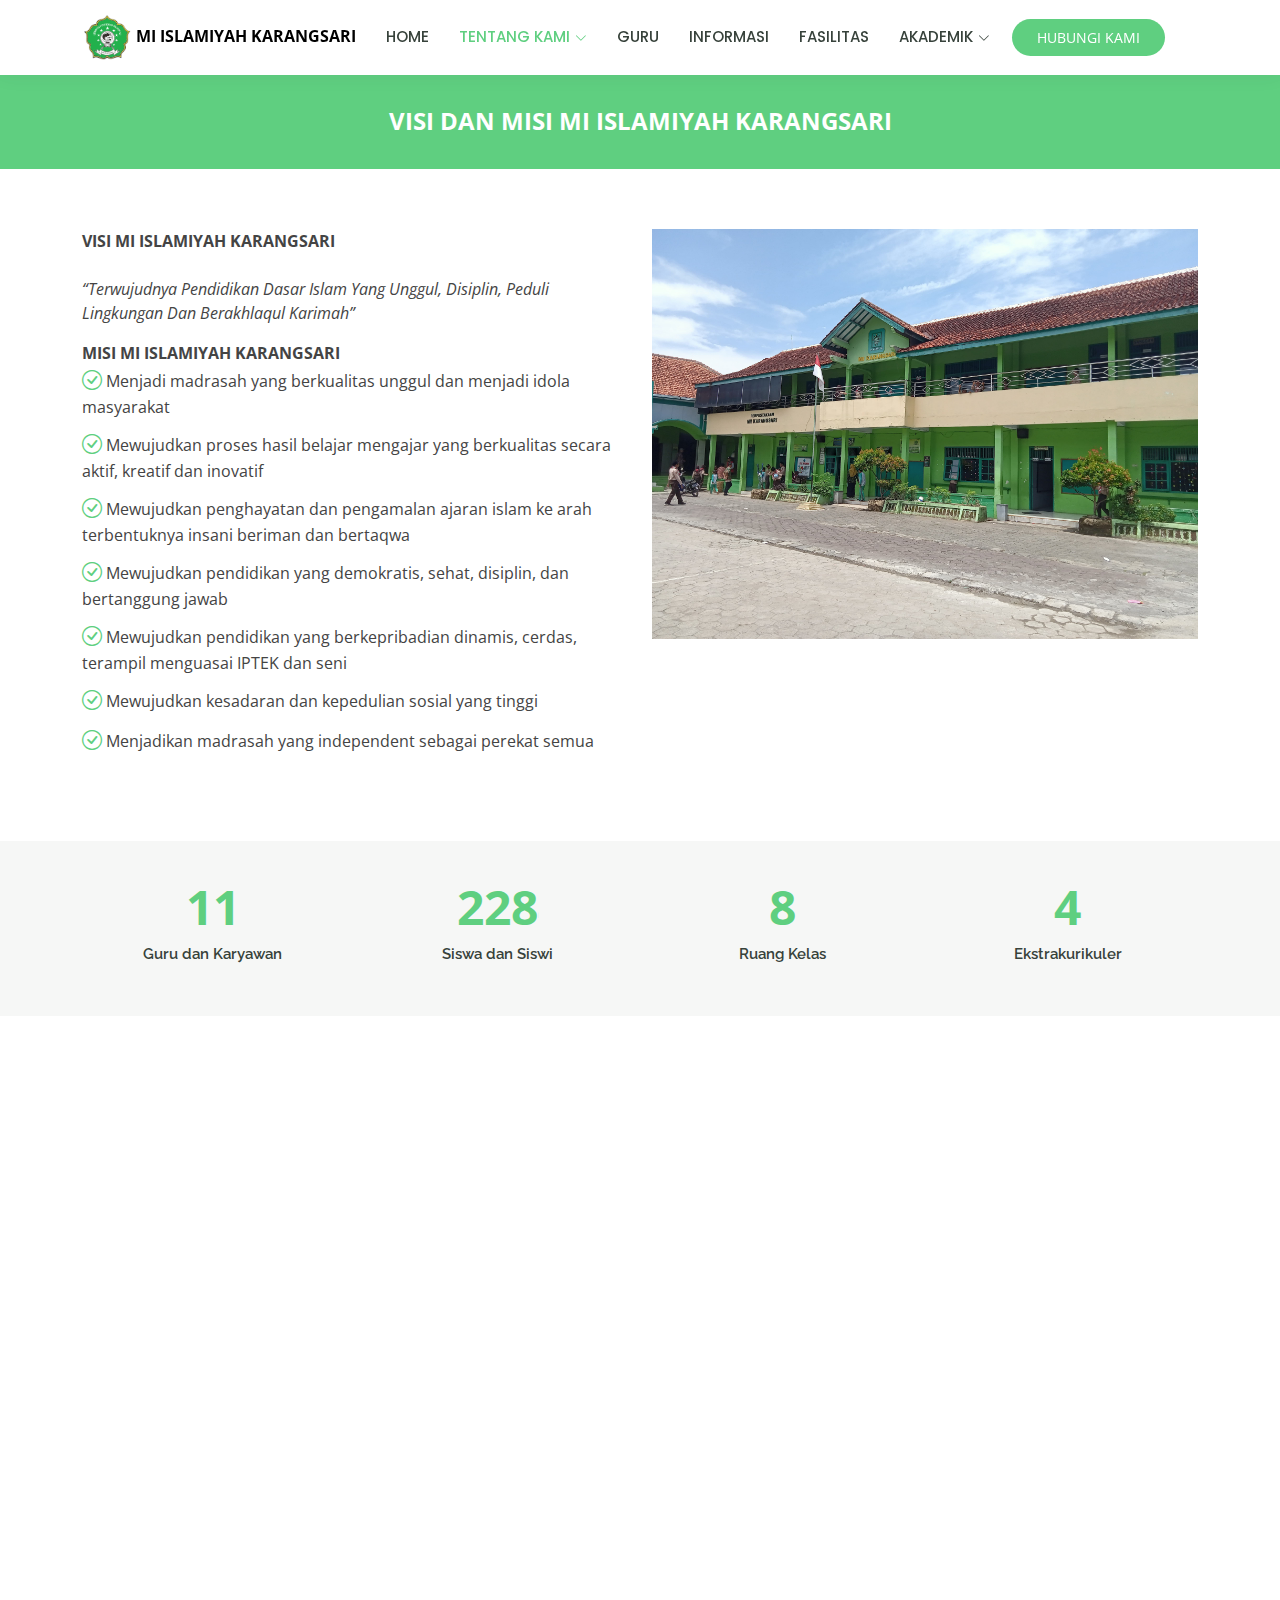
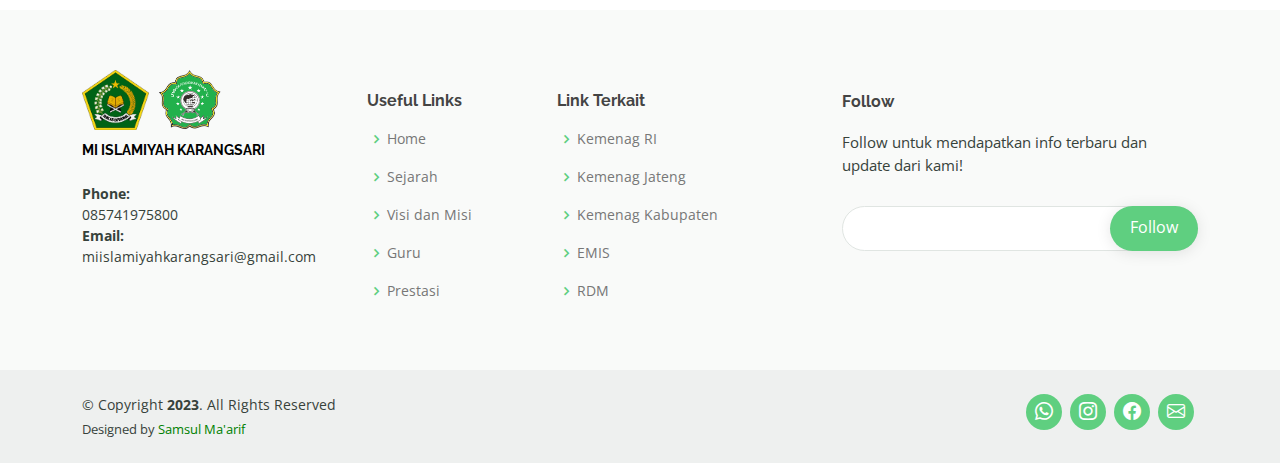
<file: visi&misi.html>
<!DOCTYPE html>
<html lang="en">

<head>
  <meta charset="utf-8">
  <meta content="width=device-width, initial-scale=1.0" name="viewport">

  <title>MI ISLAMIYAH KARANGSARI</title>
  <meta content="" name="description">
  <meta content="" name="keywords">

  <!-- Favicons -->
  <link href="assets/img/Logo MI Islamiyah Karangsari.png" rel="icon">
  <link href="assets/img/apple-touch-icon.png" rel="apple-touch-icon">

  <!-- Google Fonts -->
  <link href="https://fonts.googleapis.com/css?family=Open+Sans:300,300i,400,400i,600,600i,700,700i|Raleway:300,300i,400,400i,500,500i,600,600i,700,700i|Poppins:300,300i,400,400i,500,500i,600,600i,700,700i" rel="stylesheet">

  <!-- Vendor CSS Files -->
  <link href="assets/vendor/animate.css/animate.min.css" rel="stylesheet">
  <link href="assets/vendor/aos/aos.css" rel="stylesheet">
  <link href="assets/vendor/bootstrap/css/bootstrap.min.css" rel="stylesheet">
  <link href="assets/vendor/bootstrap-icons/bootstrap-icons.css" rel="stylesheet">
  <link href="assets/vendor/boxicons/css/boxicons.min.css" rel="stylesheet">
  <link href="assets/vendor/remixicon/remixicon.css" rel="stylesheet">
  <link href="assets/vendor/swiper/swiper-bundle.min.css" rel="stylesheet">

  <!-- Template Main CSS File -->
  <link href="assets/css/style.css" rel="stylesheet">

  <!-- =======================================================
  * Template Name: Mentor
  * Updated: Sep 18 2023 with Bootstrap v5.3.2
  * Template URL: https://bootstrapmade.com/mentor-free-education-bootstrap-theme/
  * Author: BootstrapMade.com
  * License: https://bootstrapmade.com/license/
  ======================================================== -->
</head>

<body>

  <!-- ======= Header ======= -->
  <header id="header" class="fixed-top">
    <div class="container d-flex align-items-center">

      <a href="index.html"><img src="assets/img/Logo MI Islamiyah Karangsari.png" width="50"> <font color="black"><b>MI ISLAMIYAH KARANGSARI</b></font> </a>
      <!-- Uncomment below if you prefer to use an image logo -->
      <!-- <a href="index.html" class="logo me-auto"><img src="assets/img/logo.png" alt="" class="img-fluid"></a>-->
     
      <nav id="navbar" class="navbar order-last order-lg-0">
        <ul>
          <li><a href="index.html">HOME</a></li>
          <li class="dropdown"><a class="active" a href="#"><span>TENTANG KAMI</span> <i class="bi bi-chevron-down"></i></a>
            <ul>
              <li><a href="profil madrasah.html">Profil Madrasah</a></li> 
              <li><a class="active" a href="visi&misi.html">Visi Dan Misi</a></li>
            </ul>
          </li>
          <li><a href="guru.html">GURU</a></li>
          <li> <a href="informasi.html">INFORMASI</a></li>
          <li><a href="fasilitas.html">FASILITAS</a></li>

          <li class="dropdown"><a href="#"><span>AKADEMIK</span> <i class="bi bi-chevron-down"></i></a>
            <ul>
              <li><a href="prestasi.html">Prestasi</a></li>
              <li><a href="ekstrakurikuler.html">Ekstrakurikuler</a></li>
              <li><a href="galeri.html">Galeri</a></li
            </ul>
        <i class="bi bi-list mobile-nav-toggle"></i>
      </nav><!-- .navbar -->

      <a  href="hubungikami.html" class="get-started-btn">HUBUNGI KAMI</a>

    </div>
  </header><!-- End Header -->
  
  <main id="main" data-aos="fade-in">
  

    <!-- ======= Breadcrumbs ======= -->
    <div class="breadcrumbs" data-aos="fade-in">
      <div class="container">
        <font size="5"><b>VISI DAN MISI MI ISLAMIYAH KARANGSARI</b></font>
      </div>
    </div><!-- End Breadcrumbs -->

    <!-- ======= About Section ======= -->
    <section id="about" class="about">
      <div class="container" data-aos="fade-up">

        <div class="row">
          <div class="col-lg-6 order-1 order-lg-2" data-aos="fade-left" data-aos-delay="100">
            <img src="assets/img/depan.jpg" width="900" height="800" class="img-fluid" alt="">
          </div>
          <div class="col-lg-6 pt-4 pt-lg-0 order-2 order-lg-1 content">
            <font size="3"><b>VISI MI ISLAMIYAH KARANGSARI</b></font> 
            <p class="fst-italic">
              <br>
              “Terwujudnya Pendidikan Dasar Islam Yang Unggul, Disiplin, Peduli Lingkungan Dan Berakhlaqul Karimah”
            </p>
            <font size="3"><b>MISI MI ISLAMIYAH KARANGSARI</b></font> 
            <ul>
              <li><i class="bi bi-check-circle"></i>Menjadi madrasah yang berkualitas unggul dan menjadi idola masyarakat </li>
              <li><i class="bi bi-check-circle"></i>Mewujudkan proses hasil belajar mengajar yang berkualitas secara aktif, kreatif dan inovatif</li>
              <li><i class="bi bi-check-circle"></i>Mewujudkan penghayatan dan pengamalan ajaran islam ke arah terbentuknya insani beriman dan bertaqwa</li>
              <li><i class="bi bi-check-circle"></i>Mewujudkan pendidikan yang demokratis, sehat, disiplin, dan bertanggung jawab</li>
              <li><i class="bi bi-check-circle"></i>Mewujudkan pendidikan yang berkepribadian dinamis, cerdas, terampil menguasai IPTEK dan seni</li>
              <li><i class="bi bi-check-circle"></i>Mewujudkan kesadaran dan kepedulian sosial yang tinggi </li>
              <li><i class="bi bi-check-circle"></i>Menjadikan madrasah yang independent sebagai perekat semua  </li>
            </ul>
           
          </div>
        </div>

      </div>
    </section><!-- End About Section -->

    <!-- ======= Counts Section ======= -->
    <section id="counts" class="counts section-bg">
      <div class="container">

        <div class="row counters">
          
          <div class="col-lg-3 col-6 text-center">
            <span data-purecounter-start="0" data-purecounter-end="17" data-purecounter-duration="1" class="purecounter"></span>
            <p>Guru dan Karyawan</p>
          </div>

          <div class="col-lg-3 col-6 text-center">
            <span data-purecounter-start="0" data-purecounter-end="357" data-purecounter-duration="1" class="purecounter"></span>
            <p>Siswa dan Siswi</p>
          </div>

          <div class="col-lg-3 col-6 text-center">
            <span data-purecounter-start="0" data-purecounter-end="12" data-purecounter-duration="1" class="purecounter"></span>
            <p>Ruang Kelas</p>
          </div>

          <div class="col-lg-3 col-6 text-center">
            <span data-purecounter-start="0" data-purecounter-end="6" data-purecounter-duration="1" class="purecounter"></span>
            <p>Ekstrakurikuler</p>
          </div>

        </div>

      </div>
    </section><!-- End Counts Section -->

     <!-- ======= Testimonials Section ======= -->
     <section id="testimonials" class="testimonials">
      <div class="container" data-aos="fade-up">

        <div class="section-title">
          <h2>Quotes</h2>
          <p>Kata kata Motivasi</p>
        </div>

        <div class="testimonials-slider swiper" data-aos="fade-up" data-aos-delay="100">
          <div class="swiper-wrapper">

            <div class="swiper-slide">
              <div class="testimonial-wrap">
                <div class="testimonial-item">
                  <img src="assets/img/guru/kepala madrasah.jpg" class="testimonial-img" alt="">
                  <h3>Zulfiana, S.Pd.I</h3>
                  <h4>Kepala Madrasah</h4>
                  <p>
                    <i class="bx bxs-quote-alt-left quote-icon-left"></i>
                    Rahasia kebahagiaan itu ada dalam 3 hal: Bersabar, bersyukur dan ikhlas
                    <i class="bx bxs-quote-alt-right quote-icon-right"></i>
                  </p>
                </div>
              </div>
            </div><!-- End testimonial item -->

            <div class="swiper-slide">
              <div class="testimonial-wrap">
                <div class="testimonial-item">
                  <img src="assets/img/guru/bu ida.jpg" class="testimonial-img" alt="">
                  <h3>Ida Sofiyati, S.Pd.I</h3>
                  <h4>Guru kelas 4A</h4>
                  <p>
                    <i class="bx bxs-quote-alt-left quote-icon-left"></i>
                    Dan barang siapa bertawakal kepada Allah, niscaya Allah akan mencukupkan keperluannya.
                    <i class="bx bxs-quote-alt-right quote-icon-right"></i>
                  </p>
                </div>
              </div>
            </div><!-- End testimonial item -->
            

            <div class="swiper-slide">
              <div class="testimonial-wrap">
                <div class="testimonial-item">
                  <img src="assets/img/guru/pak rohman.jpg" class="testimonial-img" alt="">
                  <h3>Fathurohman, S.Pd.I</h3>
                  <h4>Guru kelas 6B</h4>
                  <p>
                    <i class="bx bxs-quote-alt-left quote-icon-left"></i>
                    Jadikan kegagalanmu sebagai batu loncatan untuk bisa menggapai hal yang lebih tinggi.
                    <i class="bx bxs-quote-alt-right quote-icon-right"></i>
                  </p>
                </div>
              </div>
            </div><!-- End testimonial item -->

            <div class="swiper-slide">
              <div class="testimonial-wrap">
                <div class="testimonial-item">
                  <img src="assets/img/guru/pak idos.jpg" class="testimonial-img" alt="">
                  <h3>Shohibul Firdaus, S.Pd.</h3>
                  <h4>Guru kelas 6A</h4>
                  <p>
                    <i class="bx bxs-quote-alt-left quote-icon-left"></i>
                  Jangan merasa bahwa rencanamu paling hebat karena sehebat apa pun rencanamu, jika menurut Allah itu tidak baik, Allah tidak akan merestui.
                    <i class="bx bxs-quote-alt-right quote-icon-right"></i>
                  </p>
                </div>
              </div>
            </div><!-- End testimonial item -->


    <div class="swiper-slide">
      <div class="testimonial-wrap">
        <div class="testimonial-item">
          <img src="assets/img/guru/bu uul.jpg" class="testimonial-img" alt="">
          <h3>Atiul Khusna, S.Pd.I</h3>
          <h4>Guru kelas 2A</h4>
          <p>
            <i class="bx bxs-quote-alt-left quote-icon-left"></i>
            Cobalah untuk selalu mensyukuri segala nikmat dan karunia yang telah Allah berikan kepadamu hari ini.
            <i class="bx bxs-quote-alt-right quote-icon-right"></i>
          </p>
        </div>
      </div>
    </div><!-- End testimonial item -->

    <div class="swiper-slide">
      <div class="testimonial-wrap">
        <div class="testimonial-item">
          <img src="assets/img/guru/pak alsya.jpg" class="testimonial-img" alt="">
          <h3>Muhammad Alsya, S.Pd.I</h3>
          <h4>Guru kelas 5A</h4>
          <p>
            <i class="bx bxs-quote-alt-left quote-icon-left"></i>
            Bacalah sholawat setiap saat karena kanjeng nabi tidak akan mengenalmu jika kamu jarang bersolawat kepadanya
            <i class="bx bxs-quote-alt-right quote-icon-right"></i>
          </p>
        </div>
      </div>
    </div><!-- End testimonial item -->

  </div>
  <div class="swiper-pagination"></div>
</div>

</div>
</section><!-- End Testimonials Section -->

  </main><!-- End #main -->

  <!-- ======= Footer ======= -->
  <footer id="footer">

    <div class="footer-top">
      <div class="container">
        <div class="row">

          <div class="col-lg-3 col-md-6 footer-contact">
            <a href="index.html">
              <h3>
                <img src="assets/img/Kementerian_Agama_new_logo.png" width="67px">&nbsp;<img src="assets/img/Logo MI Islamiyah Karangsari.png" width="67px">&nbsp;              
              </h3>
              <p>
              <b><font color="black">MI ISLAMIYAH KARANGSARI</font></b>
              </p>
            </a>
            <br>
              <strong>Phone:</strong> <br>085741975800<br>
              <strong>Email:</strong> miislamiyahkarangsari@gmail.com
          </div>

          <div class="col-lg-2 col-md-6 footer-links">
            <br>
            <h4>Useful Links</h4>
            <ul>
              <li><i class="bx bx-chevron-right"></i> <a href="index.html">Home</a></li>
              <li><i class="bx bx-chevron-right"></i> <a href="sejarah.html">Sejarah</a></li>
              <li><i class="bx bx-chevron-right"></i> <a href="visi&misi.html">Visi dan Misi</a></li>
              <li><i class="bx bx-chevron-right"></i> <a href="guru.html">Guru</a></li>
              <li><i class="bx bx-chevron-right"></i> <a href="prestasi.html">Prestasi</a></li>
            </ul>
          </div>

          <div class="col-lg-3 col-md-6 footer-links">
            <br>
            <h4>Link Terkait</h4>
            <ul>
              <li><i class="bx bx-chevron-right"></i> <a href="https://www.kemenag.go.id">Kemenag RI</a></li>
              <li><i class="bx bx-chevron-right"></i> <a href="https://jateng.kemenag.go.id">Kemenag Jateng</a></li>
              <li><i class="bx bx-chevron-right"></i> <a href="https://prepair.kemenag.go.id">Kemenag Kabupaten</a></li>
              <li><i class="bx bx-chevron-right"></i> <a href="https://emis.kemenag.go.id">EMIS</a></li>
              <li><i class="bx bx-chevron-right"></i> <a href="https://rdm.kemenag.go.id/#/beranda">RDM</a></li>
            </ul>
          </div>

          <div class="col-lg-4 col-md-6 footer-newsletter">
            <br>
            <h4>Follow</h4>
            <p>Follow untuk mendapatkan info terbaru dan update dari kami!</p>
            <form action="" method="post">
              <input type="email" name="email"><input type="submit" value="Follow">
            </form>
          </div>

        </div>
      </div>
    </div>

    <div class="container d-md-flex py-4">

      <div class="me-md-auto text-center text-md-start">
        <div class="copyright">
          &copy; Copyright <strong><span>2023</span></strong>. All Rights Reserved
        </div>
        <div class="credits">
          Designed by <font color="green">Samsul Ma'arif</a></font>
        </div>
      </div>
      <div class="social-links text-center text-md-right pt-3 pt-md-0">
        <a href="https://wa.me/+6285741975800"><i class="bi bi-whatsapp"></i></a>
        <a href="https://www.instagram.com/mii_karangsari/"><i class="bi bi-instagram"></i></a>
        <a href="https://web.facebook.com/mekar.kan/?locale=id_ID&_rdc=1&_rdr"><i class="bi bi-facebook"></i></a>
        <a href="mailto:miislamiyahkarangsari@gmail.com"><i class="bi bi-envelope"></i></a>
    </div>
  </footer><!-- End Footer -->

  <div id="preloader"></div>
  <a href="#" class="back-to-top d-flex align-items-center justify-content-center"><i class="bi bi-arrow-up-short"></i></a>

  <!-- Vendor JS Files -->
  <script src="assets/vendor/purecounter/purecounter_vanilla.js"></script>
  <script src="assets/vendor/aos/aos.js"></script>
  <script src="assets/vendor/bootstrap/js/bootstrap.bundle.min.js"></script>
  <script src="assets/vendor/swiper/swiper-bundle.min.js"></script>
  <script src="assets/vendor/php-email-form/validate.js"></script>

  <!-- Template Main JS File -->
  <script src="assets/js/main.js"></script>

</body>

</html>
</file>
<file: assets/css/style.css>
/**
* Template Name: Mentor
* Updated: Sep 18 2023 with Bootstrap v5.3.2
* Template URL: https://bootstrapmade.com/mentor-free-education-bootstrap-theme/
* Author: BootstrapMade.com
* License: https://bootstrapmade.com/license/
*/

/*--------------------------------------------------------------
# General
--------------------------------------------------------------*/
body {
  font-family: "Open Sans", sans-serif;
  color: #444444;
}

a {
  color: #5fcf80;
  text-decoration: none;
}

a:hover {
  color: #86db9f;
  text-decoration: none;
}

h1,
h2,
h3,
h4,
h5,
h6 {
  font-family: "Raleway", sans-serif;
}

/*--------------------------------------------------------------
# Back to top button
--------------------------------------------------------------*/
.back-to-top {
  position: fixed;
  visibility: hidden;
  opacity: 0;
  right: 15px;
  bottom: 15px;
  z-index: 996;
  background: #5fcf80;
  width: 40px;
  height: 40px;
  border-radius: 50px;
  transition: all 0.4s;
}

.back-to-top i {
  font-size: 28px;
  color: #fff;
  line-height: 0;
}

.back-to-top:hover {
  background: #7ed899;
  color: #fff;
}

.back-to-top.active {
  visibility: visible;
  opacity: 1;
}

/*--------------------------------------------------------------
# Preloader
--------------------------------------------------------------*/
#preloader {
  position: fixed;
  top: 0;
  left: 0;
  right: 0;
  bottom: 0;
  z-index: 9999;
  overflow: hidden;
  background: #fff;
}

#preloader:before {
  content: "";
  position: fixed;
  top: calc(50% - 30px);
  left: calc(50% - 30px);
  border: 6px solid #5fcf80;
  border-top-color: #fff;
  border-bottom-color: #fff;
  border-radius: 50%;
  width: 60px;
  height: 60px;
  animation: animate-preloader 1s linear infinite;
}

@keyframes animate-preloader {
  0% {
    transform: rotate(0deg);
  }

  100% {
    transform: rotate(360deg);
  }
}

/*--------------------------------------------------------------
# Disable aos animation delay on mobile devices
--------------------------------------------------------------*/
@media screen and (max-width: 768px) {
  [data-aos-delay] {
    transition-delay: 0 !important;
  }
}

/*--------------------------------------------------------------
# Header
--------------------------------------------------------------*/
#header {
  background: #fff;
  transition: all 0.5s;
  z-index: 997;
  padding: 15px 0;
  box-shadow: 0px 0 18px rgba(55, 66, 59, 0.08);
}

#header .logo {
  font-size: 30px;
  margin: 0;
  padding: 0;
  line-height: 1;
  font-weight: 600;
  letter-spacing: 1px;
  text-transform: uppercase;
  font-family: "Poppins", sans-serif;
}

#header .logo a {
  color: #5fcf80;
}

#header .logo img {
  max-height: 40px;
}

/**
* Get Startet Button 
*/
.get-started-btn {
  margin-left: 22px;
  background: #5fcf80;
  color: #fff;
  border-radius: 50px;
  padding: 8px 25px;
  white-space: nowrap;
  transition: 0.3s;
  font-size: 14px;
  display: inline-block;
}

.get-started-btn:hover {
  background: #3ac162;
  color: #fff;
}

@media (max-width: 768px) {
  .get-started-btn {
    margin: 0 15px 0 0;
    padding: 6px 18px;
  }
}

/*--------------------------------------------------------------
# Navigation Menu
--------------------------------------------------------------*/
/**
* Desktop Navigation 
*/
.navbar {
  padding: 0;
}

.navbar ul {
  margin: 0;
  padding: 0;
  display: flex;
  list-style: none;
  align-items: center;
}

.navbar li {
  position: relative;
}

.navbar a,
.navbar a:focus {
  display: flex;
  align-items: center;
  justify-content: space-between;
  padding: 10px 0 10px 30px;
  font-family: "Poppins", sans-serif;
  font-size: 15px;
  font-weight: 500;
  color: #37423b;
  white-space: nowrap;
  transition: 0.3s;
}

.navbar a i,
.navbar a:focus i {
  font-size: 12px;
  line-height: 0;
  margin-left: 5px;
}

.navbar a:hover,
.navbar .active,
.navbar .active:focus,
.navbar li:hover>a {
  color: #5fcf80;
}

.navbar .dropdown ul {
  display: block;
  position: absolute;
  left: 30px;
  top: calc(100% + 30px);
  margin: 0;
  padding: 10px 0;
  z-index: 99;
  opacity: 0;
  visibility: hidden;
  background: #fff;
  box-shadow: 0px 0px 30px rgba(127, 137, 161, 0.25);
  transition: 0.3s;
  border-radius: 4px;
}

.navbar .dropdown ul li {
  min-width: 200px;
}

.navbar .dropdown ul a {
  padding: 10px 20px;
  font-size: 14px;
  text-transform: none;
  font-weight: 500;
}

.navbar .dropdown ul a i {
  font-size: 12px;
}

.navbar .dropdown ul a:hover,
.navbar .dropdown ul .active:hover,
.navbar .dropdown ul li:hover>a {
  color: #5fcf80;
}

.navbar .dropdown:hover>ul {
  opacity: 1;
  top: 100%;
  visibility: visible;
}

.navbar .dropdown .dropdown ul {
  top: 0;
  left: calc(100% - 30px);
  visibility: hidden;
}

.navbar .dropdown .dropdown:hover>ul {
  opacity: 1;
  top: 0;
  left: 100%;
  visibility: visible;
}

@media (max-width: 1366px) {
  .navbar .dropdown .dropdown ul {
    left: -90%;
  }

  .navbar .dropdown .dropdown:hover>ul {
    left: -100%;
  }
}

/**
* Mobile Navigation 
*/
.mobile-nav-toggle {
  color: #37423b;
  font-size: 28px;
  cursor: pointer;
  display: none;
  line-height: 0;
  transition: 0.5s;
}

.mobile-nav-toggle.bi-x {
  color: #fff;
}

@media (max-width: 991px) {
  .mobile-nav-toggle {
    display: block;
  }

  .navbar ul {
    display: none;
  }
}

.navbar-mobile {
  position: fixed;
  overflow: hidden;
  top: 0;
  right: 0;
  left: 0;
  bottom: 0;
  background: rgba(32, 38, 34, 0.9);
  transition: 0.3s;
  z-index: 999;
}

.navbar-mobile .mobile-nav-toggle {
  position: absolute;
  top: 15px;
  right: 15px;
}

.navbar-mobile ul {
  display: block;
  position: absolute;
  top: 55px;
  right: 15px;
  bottom: 15px;
  left: 15px;
  padding: 10px 0;
  border-radius: 6px;
  background-color: #fff;
  overflow-y: auto;
  transition: 0.3s;
}

.navbar-mobile a,
.navbar-mobile a:focus {
  padding: 10px 20px;
  font-size: 15px;
  color: #37423b;
}

.navbar-mobile a:hover,
.navbar-mobile .active,
.navbar-mobile li:hover>a {
  color: #5fcf80;
}

.navbar-mobile .getstarted,
.navbar-mobile .getstarted:focus {
  margin: 15px;
}

.navbar-mobile .dropdown ul {
  position: static;
  display: none;
  margin: 10px 20px;
  padding: 10px 0;
  z-index: 99;
  opacity: 1;
  visibility: visible;
  background: #fff;
  box-shadow: 0px 0px 30px rgba(127, 137, 161, 0.25);
}

.navbar-mobile .dropdown ul li {
  min-width: 200px;
}

.navbar-mobile .dropdown ul a {
  padding: 10px 20px;
}

.navbar-mobile .dropdown ul a i {
  font-size: 12px;
}

.navbar-mobile .dropdown ul a:hover,
.navbar-mobile .dropdown ul .active:hover,
.navbar-mobile .dropdown ul li:hover>a {
  color: #5fcf80;
}

.navbar-mobile .dropdown>.dropdown-active {
  display: block;
}

/*--------------------------------------------------------------
# Hero Section
--------------------------------------------------------------*/
#hero {
  width: 100%;
  height: 80vh;
  background: url("../img/1.webp") top center;
  background-size: cover;
  position: relative;
}

#hero:before {
  content: "";
  background: rgba(0, 0, 0, 0.4);
  position: absolute;
  bottom: 0;
  top: 0;
  left: 0;
  right: 0;
}

#hero .container {
  padding-top: 72px;
}

@media (max-width: 992px) {
  #hero .container {
    padding-top: 62px;
  }
}

#hero h1 {
  margin: 0;
  font-size: 48px;
  font-weight: 700;
  line-height: 56px;
  color: #fff;
  font-family: "Poppins", sans-serif;
}

#hero h2 {
  color: #eee;
  margin: 10px 0 0 0;
  font-size: 24px;
}

#hero .btn-get-started {
  font-family: "Raleway", sans-serif;
  font-weight: 500;
  font-size: 15px;
  letter-spacing: 1px;
  display: inline-block;
  padding: 10px 35px;
  border-radius: 50px;
  transition: 0.5s;
  margin-top: 30px;
  border: 2px solid #fff;
  color: #fff;
}

#hero .btn-get-started:hover {
  background: #5fcf80;
  border: 2px solid #5fcf80;
}

@media (min-width: 1024px) {
  #hero {
    background-attachment: fixed;
  }
}

@media (max-width: 768px) {
  #hero {
    height: 100vh;
  }

  #hero h1 {
    font-size: 28px;
    line-height: 36px;
  }

  #hero h2 {
    font-size: 18px;
    line-height: 24px;
  }
}

/*--------------------------------------------------------------
# Sections General
--------------------------------------------------------------*/
section {
  padding: 60px 0;
  overflow: hidden;
}

.section-bg {
  background-color: #f6f7f6;
}

.section-title {
  padding-bottom: 40px;
}

.section-title h2 {
  font-size: 14px;
  font-weight: 500;
  padding: 0;
  line-height: 1px;
  margin: 0 0 5px 0;
  letter-spacing: 2px;
  text-transform: uppercase;
  color: #aaaaaa;
  font-family: "Poppins", sans-serif;
}

.section-title h2::after {
  content: "";
  width: 120px;
  height: 1px;
  display: inline-block;
  background: #9ae1af;
  margin: 4px 10px;
}

.section-title p {
  margin: 0;
  margin: 0;
  font-size: 36px;
  font-weight: 700;
  text-transform: uppercase;
  font-family: "Poppins", sans-serif;
  color: #37423b;
}

.breadcrumbs {
  margin-top: 73px;
  text-align: center;
  background: #5fcf80;
  padding: 30px 0;
  color: #fff;
}

@media (max-width: 992px) {
  .breadcrumbs {
    margin-top: 63px;
  }
}

.breadcrumbs h2 {
  font-size: 32px;
  font-weight: 500;
}

.breadcrumbs p {
  font-size: 14px;
  margin-bottom: 0;
}

/*--------------------------------------------------------------
# About
--------------------------------------------------------------*/
.about .content h3 {
  font-weight: 600;
  font-size: 26px;
}

.about .content ul {
  list-style: none;
  padding: 0;
}

.about .content ul li {
  padding-bottom: 10px;
}

.about .content ul i {
  font-size: 20px;
  padding-right: 4px;
  color: #5fcf80;
}

.about .content .learn-more-btn {
  background: #5fcf80;
  color: #fff;
  border-radius: 50px;
  padding: 8px 25px 9px 25px;
  white-space: nowrap;
  transition: 0.3s;
  font-size: 14px;
  display: inline-block;
}

.about .content .learn-more-btn:hover {
  background: #3ac162;
  color: #fff;
}

@media (max-width: 768px) {
  .about .content .learn-more-btn {
    margin: 0 48px 0 0;
    padding: 6px 18px;
  }
}

/*--------------------------------------------------------------
# Counts
--------------------------------------------------------------*/
.counts {
  padding: 30px 0;
}

.counts .counters span {
  font-size: 48px;
  display: block;
  color: #5fcf80;
  font-weight: 700;
}

.counts .counters p {
  padding: 0;
  margin: 0 0 20px 0;
  font-family: "Raleway", sans-serif;
  font-size: 15px;
  font-weight: 600;
  color: #37423b;
}

/*--------------------------------------------------------------
# Why Us
--------------------------------------------------------------*/
.why-us .content {
  padding: 30px;
  background: #5fcf80;
  border-radius: 4px;
  color: #fff;
}

.why-us .content h3 {
  font-weight: 700;
  font-size: 34px;
  margin-bottom: 30px;
}

.why-us .content p {
  margin-bottom: 30px;
}

.why-us .content .more-btn {
  display: inline-block;
  background: rgba(255, 255, 255, 0.2);
  padding: 6px 30px 8px 30px;
  color: #fff;
  border-radius: 50px;
  transition: all ease-in-out 0.4s;
}

.why-us .content .more-btn i {
  font-size: 14px;
}

.why-us .content .more-btn:hover {
  color: #5fcf80;
  background: #fff;
}

.why-us .icon-boxes .icon-box {
  text-align: center;
  background: #fff;
  padding: 40px 30px;
  width: 100%;
  border: 1px solid #eef0ef;
}

.why-us .icon-boxes .icon-box i {
  font-size: 32px;
  padding: 18px;
  color: #5fcf80;
  margin-bottom: 30px;
  background: #ecf9f0;
  border-radius: 50px;
}

.why-us .icon-boxes .icon-box h4 {
  font-size: 20px;
  font-weight: 700;
  margin: 0 0 30px 0;
}

.why-us .icon-boxes .icon-box p {
  font-size: 15px;
  color: #848484;
}

/*--------------------------------------------------------------
# Features
--------------------------------------------------------------*/
.features {
  padding-top: 0px;
}

.features .icon-box {
  display: flex;
  align-items: center;
  padding: 20px;
  transition: 0.3s;
  border: 1px solid #eef0ef;
}

.features .icon-box i {
  font-size: 32px;
  padding-right: 10px;
  line-height: 1;
}

.features .icon-box h3 {
  font-weight: 700;
  margin: 0;
  padding: 0;
  line-height: 1;
  font-size: 16px;
}

.features .icon-box h3 a {
  color: #37423b;
  transition: 0.3s;
}

.features .icon-box:hover {
  border-color: #5fcf80;
}

.features .icon-box:hover h3 a {
  color: #5fcf80;
}

/*--------------------------------------------------------------
# Courses
--------------------------------------------------------------*/
.courses .course-item {
  border-radius: 5px;
  border: 1px solid #eef0ef;
}

.courses .course-content {
  padding: 15px;
}

.courses .course-content h3 {
  font-weight: 700;
  font-size: 20px;
}

.courses .course-content h3 a {
  color: #37423b;
  transition: 0.3s;
}

.courses .course-content h3 a:hover {
  color: #5fcf80;
}

.courses .course-content p {
  font-size: 14px;
  color: #777777;
}

.courses .course-content h4 {
  font-size: 14px;
  background: #5fcf80;
  padding: 7px 14px;
  color: #fff;
  margin: 0;
}

.courses .course-content .price {
  margin: 0;
  font-weight: 700;
  font-size: 18px;
  color: #37423b;
}

.courses .trainer {
  padding-top: 15px;
  border-top: 1px solid #eef0ef;
}

.courses .trainer .trainer-profile img {
  max-width: 50px;
  border-radius: 50px;
}

.courses .trainer .trainer-profile span {
  padding-left: 10px;
  font-weight: 600;
  font-size: 16px;
  color: #5a6c60;
}

.courses .trainer .trainer-rank {
  font-size: 18px;
  color: #657a6d;
}

/*--------------------------------------------------------------
# Trainers
--------------------------------------------------------------*/
.trainers .member {
  text-align: center;
  margin-bottom: 20px;
  background: #fff;
  border: 1px solid #eef0ef;
}

.trainers .member img {
  margin: -1px -1px 30px -1px;
}

.trainers .member .member-content {
  padding: 0 20px 30px 20px;
}

.trainers .member h4 {
  font-weight: 700;
  margin-bottom: 2px;
  font-size: 18px;
}

.trainers .member span {
  font-style: italic;
  display: block;
  font-size: 13px;
}

.trainers .member p {
  padding-top: 10px;
  font-size: 14px;
  font-style: italic;
  color: #aaaaaa;
}

.trainers .member .social {
  margin-top: 15px;
}

.trainers .member .social a {
  color: #7e9486;
  transition: 0.3s;
}

.trainers .member .social a:hover {
  color: #5fcf80;
}

.trainers .member .social i {
  font-size: 18px;
  margin: 0 2px;
}

/*--------------------------------------------------------------
# Testimonials
--------------------------------------------------------------*/
.testimonials .testimonial-wrap {
  padding-left: 50px;
}

.testimonials .testimonials-carousel,
.testimonials .testimonials-slider {
  overflow: hidden;
}

.testimonials .testimonial-item {
  box-sizing: content-box;
  padding: 30px 30px 30px 60px;
  margin: 30px 15px;
  min-height: 200px;
  border: 1px solid #eef0ef;
  position: relative;
  background: #fff;
}

.testimonials .testimonial-item .testimonial-img {
  width: 90px;
  border-radius: 10px;
  border: 6px solid #fff;
  position: absolute;
  left: -45px;
}

.testimonials .testimonial-item h3 {
  font-size: 18px;
  font-weight: bold;
  margin: 10px 0 5px 0;
  color: #111;
}

.testimonials .testimonial-item h4 {
  font-size: 14px;
  color: #999;
  margin: 0;
}

.testimonials .testimonial-item .quote-icon-left,
.testimonials .testimonial-item .quote-icon-right {
  color: #c1ecce;
  font-size: 26px;
}

.testimonials .testimonial-item .quote-icon-left {
  display: inline-block;
  left: -5px;
  position: relative;
}

.testimonials .testimonial-item .quote-icon-right {
  display: inline-block;
  right: -5px;
  position: relative;
  top: 10px;
}

.testimonials .testimonial-item p {
  font-style: italic;
  margin: 15px auto 15px auto;
}

.testimonials .swiper-pagination {
  margin-top: 20px;
  position: relative;
}

.testimonials .swiper-pagination .swiper-pagination-bullet {
  width: 12px;
  height: 12px;
  background-color: #fff;
  opacity: 1;
  border: 1px solid #5fcf80;
}

.testimonials .swiper-pagination .swiper-pagination-bullet-active {
  background-color: #5fcf80;
}

@media (max-width: 767px) {
  .testimonials .testimonial-wrap {
    padding-left: 0;
  }

  .testimonials .testimonials-carousel,
  .testimonials .testimonials-slider {
    overflow: hidden;
  }

  .testimonials .testimonial-item {
    padding: 30px;
    margin: 15px;
  }

  .testimonials .testimonial-item .testimonial-img {
    position: static;
    left: auto;
  }
}

/*--------------------------------------------------------------
# Cource Details
--------------------------------------------------------------*/
.course-details h3 {
  font-size: 24px;
  margin: 30px 0 15px 0;
  font-weight: 700;
  position: relative;
  padding-bottom: 10px;
}

.course-details h3:before {
  content: "";
  position: absolute;
  display: block;
  width: 100%;
  height: 1px;
  background: #eef0ef;
  bottom: 0;
  left: 0;
}

.course-details h3:after {
  content: "";
  position: absolute;
  display: block;
  width: 60px;
  height: 1px;
  background: #5fcf80;
  bottom: 0;
  left: 0;
}

.course-details .course-info {
  background: #f6f7f6;
  padding: 10px 15px;
  margin-bottom: 15px;
}

.course-details .course-info h5 {
  font-weight: 400;
  font-size: 16px;
  margin: 0;
  font-family: "Poppins", sans-serif;
}

.course-details .course-info p {
  margin: 0;
  font-weight: 600;
}

.course-details .course-info a {
  color: #657a6d;
}

/*--------------------------------------------------------------
# Cource Details Tabs
--------------------------------------------------------------*/
.cource-details-tabs {
  overflow: hidden;
  padding-top: 0;
}

.cource-details-tabs .nav-tabs {
  border: 0;
}

.cource-details-tabs .nav-link {
  border: 0;
  padding: 12px 15px 12px 0;
  transition: 0.3s;
  color: #37423b;
  border-radius: 0;
  border-right: 2px solid #e2e7e4;
  font-weight: 600;
  font-size: 15px;
}

.cource-details-tabs .nav-link:hover {
  color: #5fcf80;
}

.cource-details-tabs .nav-link.active {
  color: #5fcf80;
  border-color: #5fcf80;
}

.cource-details-tabs .tab-pane.active {
  animation: fadeIn 0.5s ease-out;
}

.cource-details-tabs .details h3 {
  font-size: 26px;
  font-weight: 600;
  margin-bottom: 20px;
  color: #37423b;
}

.cource-details-tabs .details p {
  color: #777777;
}

.cource-details-tabs .details p:last-child {
  margin-bottom: 0;
}

@media (max-width: 992px) {
  .cource-details-tabs .nav-link {
    border: 0;
    padding: 15px;
  }

  .cource-details-tabs .nav-link.active {
    color: #fff;
    background: #5fcf80;
  }
}

/*--------------------------------------------------------------
# Events
--------------------------------------------------------------*/
.events .card {
  border: 0;
  padding: 0 30px;
  margin-bottom: 60px;
  position: relative;
}

.events .card-img {
  width: calc(100% + 60px);
  margin-left: -30px;
  overflow: hidden;
  z-index: 9;
  border-radius: 0;
}

.events .card-img img {
  max-width: 100%;
  transition: all 0.3s ease-in-out;
}

.events .card-body {
  z-index: 10;
  background: #fff;
  border-top: 4px solid #fff;
  padding: 30px;
  box-shadow: 0px 2px 15px rgba(0, 0, 0, 0.1);
  margin-top: -60px;
  transition: 0.3s;
}

.events .card-title {
  font-weight: 700;
  text-align: center;
  margin-bottom: 20px;
}

.events .card-title a {
  color: #37423b;
  transition: 0.3s;
}

.events .card-text {
  color: #5e5e5e;
}

.events .read-more a {
  color: #777777;
  text-transform: uppercase;
  font-weight: 600;
  font-size: 12px;
  transition: 0.3s;
}

.events .read-more a:hover {
  color: #5fcf80;
}

.events .card:hover img {
  transform: scale(1.1);
}

.events .card:hover .card-body {
  border-color: #5fcf80;
}

.events .card:hover .card-body .card-title a {
  color: #5fcf80;
}

/*--------------------------------------------------------------
# Pricing
--------------------------------------------------------------*/
.pricing .box {
  padding: 20px;
  background: #fff;
  text-align: center;
  border: 1px solid #eef0ef;
  border-radius: 0;
  position: relative;
  overflow: hidden;
}

.pricing h3 {
  font-weight: 400;
  margin: -20px -20px 20px -20px;
  padding: 20px 15px;
  font-size: 16px;
  font-weight: 600;
  color: #777777;
  background: #f8f8f8;
}

.pricing h4 {
  font-size: 36px;
  color: #5fcf80;
  font-weight: 600;
  font-family: "Poppins", sans-serif;
  margin-bottom: 20px;
}

.pricing h4 sup {
  font-size: 20px;
  top: -15px;
  left: -3px;
}

.pricing h4 span {
  color: #bababa;
  font-size: 16px;
  font-weight: 300;
}

.pricing ul {
  padding: 0;
  list-style: none;
  color: #444444;
  text-align: center;
  line-height: 20px;
  font-size: 14px;
}

.pricing ul li {
  padding-bottom: 16px;
}

.pricing ul i {
  color: #5fcf80;
  font-size: 18px;
  padding-right: 4px;
}

.pricing ul .na {
  color: #ccc;
  text-decoration: line-through;
}

.pricing .btn-wrap {
  margin: 20px -20px -20px -20px;
  padding: 20px 15px;
  background: #f8f8f8;
  text-align: center;
}

.pricing .btn-buy {
  background: #5fcf80;
  display: inline-block;
  padding: 8px 35px;
  border-radius: 50px;
  color: #fff;
  transition: none;
  font-size: 14px;
  font-weight: 400;
  font-family: "Raleway", sans-serif;
  font-weight: 600;
  transition: 0.3s;
}

.pricing .btn-buy:hover {
  background: #3ac162;
}

.pricing .featured h3 {
  color: #fff;
  background: #5fcf80;
}

.pricing .advanced {
  width: 200px;
  position: absolute;
  top: 18px;
  right: -68px;
  transform: rotate(45deg);
  z-index: 1;
  font-size: 14px;
  padding: 1px 0 3px 0;
  background: #5fcf80;
  color: #fff;
}

/*--------------------------------------------------------------
# Contact
--------------------------------------------------------------*/
.contact {
  padding-top: 5px;
}

.contact .info {
  width: 100%;
  background: #fff;
}

.contact .info i {
  font-size: 20px;
  color: #5fcf80;
  float: left;
  width: 44px;
  height: 44px;
  background: #ecf9f0;
  display: flex;
  justify-content: center;
  align-items: center;
  border-radius: 50px;
  transition: all 0.3s ease-in-out;
}

.contact .info h4 {
  padding: 0 0 0 60px;
  font-size: 22px;
  font-weight: 600;
  margin-bottom: 5px;
  color: #37423b;
}

.contact .info p {
  padding: 0 0 0 60px;
  margin-bottom: 0;
  font-size: 14px;
  color: #657a6d;
}

.contact .info .email,
.contact .info .phone {
  margin-top: 40px;
}

.contact .info .email:hover i,
.contact .info .address:hover i,
.contact .info .phone:hover i {
  background: #5fcf80;
  color: #fff;
}

.contact .php-email-form {
  width: 100%;
  background: #fff;
}

.contact .php-email-form .form-group {
  padding-bottom: 8px;
}

.contact .php-email-form .error-message {
  display: none;
  color: #fff;
  background: #ed3c0d;
  text-align: left;
  padding: 15px;
  font-weight: 600;
}

.contact .php-email-form .error-message br+br {
  margin-top: 25px;
}

.contact .php-email-form .sent-message {
  display: none;
  color: #fff;
  background: #18d26e;
  text-align: center;
  padding: 15px;
  font-weight: 600;
}

.contact .php-email-form .loading {
  display: none;
  background: #fff;
  text-align: center;
  padding: 15px;
}

.contact .php-email-form .loading:before {
  content: "";
  display: inline-block;
  border-radius: 50%;
  width: 24px;
  height: 24px;
  margin: 0 10px -6px 0;
  border: 3px solid #18d26e;
  border-top-color: #eee;
  animation: animate-loading 1s linear infinite;
}

.contact .php-email-form input,
.contact .php-email-form textarea {
  border-radius: 4px;
  box-shadow: none;
  font-size: 14px;
}

.contact .php-email-form input:focus,
.contact .php-email-form textarea:focus {
  border-color: #5fcf80;
}

.contact .php-email-form input {
  height: 44px;
}

.contact .php-email-form textarea {
  padding: 10px 12px;
}

.contact .php-email-form button[type=submit] {
  background: #5fcf80;
  border: 0;
  padding: 10px 35px;
  color: #fff;
  transition: 0.4s;
  border-radius: 50px;
}

.contact .php-email-form button[type=submit]:hover {
  background: #3ac162;
}

@keyframes animate-loading {
  0% {
    transform: rotate(0deg);
  }

  100% {
    transform: rotate(360deg);
  }
}

/*--------------------------------------------------------------
# Footer
--------------------------------------------------------------*/
#footer {
  color: #37423b;
  font-size: 14px;
  background: #eef0ef;
}

#footer .footer-top {
  padding: 60px 0 30px 0;
  background: #f9faf9;
}

#footer .footer-top .footer-contact {
  margin-bottom: 30px;
}

#footer .footer-top .footer-contact h4 {
  font-size: 22px;
  margin: 0 0 30px 0;
  padding: 2px 0 2px 0;
  line-height: 1;
  font-weight: 700;
}

#footer .footer-top .footer-contact p {
  font-size: 14px;
  line-height: 24px;
  margin-bottom: 0;
  font-family: "Raleway", sans-serif;
  color: #777777;
}

#footer .footer-top h4 {
  font-size: 16px;
  font-weight: bold;
  color: #444444;
  position: relative;
  padding-bottom: 12px;
}

#footer .footer-top .footer-links {
  margin-bottom: 30px;
}

#footer .footer-top .footer-links ul {
  list-style: none;
  padding: 0;
  margin: 0;
}

#footer .footer-top .footer-links ul i {
  padding-right: 2px;
  color: #5fcf80;
  font-size: 18px;
  line-height: 1;
}

#footer .footer-top .footer-links ul li {
  padding: 10px 0;
  display: flex;
  align-items: center;
}

#footer .footer-top .footer-links ul li:first-child {
  padding-top: 0;
}

#footer .footer-top .footer-links ul a {
  color: #777777;
  transition: 0.3s;
  display: inline-block;
  line-height: 1;
}

#footer .footer-top .footer-links ul a:hover {
  text-decoration: none;
  color: #5fcf80;
}

#footer .footer-newsletter {
  font-size: 15px;
}

#footer .footer-newsletter h4 {
  font-size: 16px;
  font-weight: bold;
  color: #444444;
  position: relative;
  padding-bottom: 12px;
}

#footer .footer-newsletter form {
  margin-top: 30px;
  background: #fff;
  padding: 6px 10px;
  position: relative;
  border-radius: 50px;
  text-align: left;
  border: 1px solid #e0e5e2;
}

#footer .footer-newsletter form input[type=email] {
  border: 0;
  padding: 4px 8px;
  width: calc(100% - 100px);
}

#footer .footer-newsletter form input[type=submit] {
  position: absolute;
  top: -1px;
  right: -1px;
  bottom: -1px;
  border: 0;
  background: none;
  font-size: 16px;
  padding: 0 20px 2px 20px;
  background: #5fcf80;
  color: #fff;
  transition: 0.3s;
  border-radius: 50px;
  box-shadow: 0px 2px 15px rgba(0, 0, 0, 0.1);
}

#footer .footer-newsletter form input[type=submit]:hover {
  background: #3ac162;
}

#footer .credits {
  padding-top: 5px;
  font-size: 13px;
}

#footer .credits a {
  color: #3ac162;
  transition: 0.3s;
}

#footer .credits a:hover {
  color: #5fcf80;
}

#footer .social-links a {
  font-size: 18px;
  display: inline-block;
  background: #5fcf80;
  color: #fff;
  line-height: 1;
  padding: 8px 0;
  margin-right: 4px;
  border-radius: 50%;
  text-align: center;
  width: 36px;
  height: 36px;
  transition: 0.3s;
}

#footer .social-links a:hover {
  background: #3ac162;
  color: #fff;
  text-decoration: none;
}
</file>
